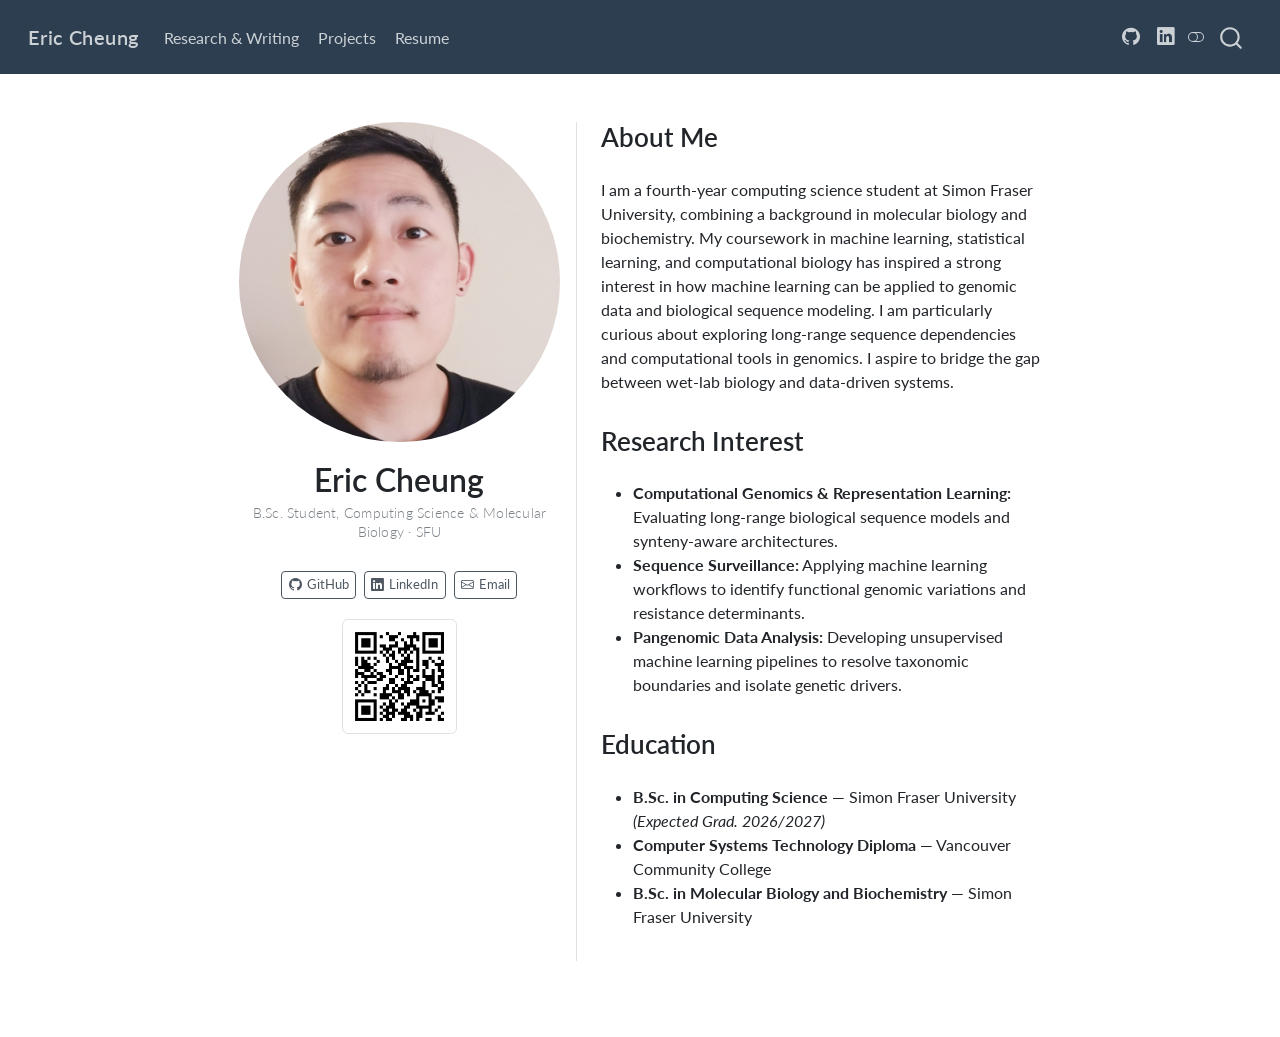
<file: docs/index.html>
<!DOCTYPE html>
<html xmlns="http://www.w3.org/1999/xhtml" lang="en" xml:lang="en"><head>

<meta charset="utf-8">
<meta name="generator" content="quarto-1.10.19">

<meta name="viewport" content="width=device-width, initial-scale=1.0, user-scalable=yes">


<title>Eric Cheung</title>
<style>
/* Default styles provided by pandoc.
** See https://pandoc.org/MANUAL.html#variables-for-html for config info.
*/
span.smallcaps{font-variant: small-caps;}
div.columns{display: flex; gap: 1.5em;}
div.column{flex: auto;}
@media screen {
div.columns{gap: min(4vw, 1.5em);}
div.column{overflow-x: auto;}
}
div.hanging-indent{margin-left: 1.5em; text-indent: -1.5em;}
ul.task-list{list-style: none;}
ul.task-list li input[type="checkbox"] {
  width: 0.8em;
  margin: 0 0.8em 0.2em -1em; /* quarto-specific, see https://github.com/quarto-dev/quarto-cli/issues/4556 */ 
  vertical-align: middle;
}
</style>


<script src="site_libs/quarto-nav/quarto-nav.js"></script>
<script src="site_libs/quarto-nav/headroom.min.js"></script>
<script src="site_libs/clipboard/clipboard.min.js"></script>
<script src="site_libs/quarto-search/autocomplete.umd.js"></script>
<script src="site_libs/quarto-search/fuse.min.js"></script>
<script src="site_libs/quarto-search/quarto-search.js"></script>
<meta name="quarto:offset" content="./">
<script src="site_libs/quarto-html/quarto.js" type="module"></script>
<script src="site_libs/quarto-html/tabsets/tabsets.js" type="module"></script>
<script src="site_libs/quarto-html/popper.min.js"></script>
<script src="site_libs/quarto-html/tippy.umd.min.js"></script>
<link href="site_libs/quarto-html/tippy.css" rel="stylesheet">
<link href="site_libs/quarto-html/quarto-syntax-highlighting-bf27225e3a48a9273f3daa8f8e829971.css" rel="stylesheet" class="quarto-color-scheme" id="quarto-text-highlighting-styles">
<link href="site_libs/quarto-html/quarto-syntax-highlighting-dark-b626d73c4c936ccc3cb08be7d45d1df6.css" rel="stylesheet" class="quarto-color-scheme quarto-color-alternate" id="quarto-text-highlighting-styles">
<link href="site_libs/quarto-html/quarto-syntax-highlighting-bf27225e3a48a9273f3daa8f8e829971.css" rel="stylesheet" class="quarto-color-scheme-extra" id="quarto-text-highlighting-styles">
<script src="site_libs/bootstrap/bootstrap.min.js"></script>
<link href="site_libs/bootstrap/bootstrap-icons.css" rel="stylesheet">
<link href="site_libs/bootstrap/bootstrap-92404dd89b1444827012a9e3a58cda88.min.css" rel="stylesheet" append-hash="true" class="quarto-color-scheme" id="quarto-bootstrap" data-mode="light">
<link href="site_libs/bootstrap/bootstrap-dark-8b348f4b4b74a528bf910da1e8c5139e.min.css" rel="stylesheet" append-hash="true" class="quarto-color-scheme quarto-color-alternate" id="quarto-bootstrap" data-mode="dark">
<link href="site_libs/bootstrap/bootstrap-92404dd89b1444827012a9e3a58cda88.min.css" rel="stylesheet" append-hash="true" class="quarto-color-scheme-extra" id="quarto-bootstrap" data-mode="light">
<script id="quarto-search-options" type="application/json">{
  "location": "navbar",
  "copy-button": false,
  "collapse-after": 3,
  "panel-placement": "end",
  "type": "overlay",
  "limit": 50,
  "keyboard-shortcut": [
    "f",
    "/",
    "s"
  ],
  "show-item-context": false,
  "language": {
    "search-no-results-text": "No results",
    "search-matching-documents-text": "matching documents",
    "search-copy-link-title": "Copy link to search",
    "search-hide-matches-text": "Hide additional matches",
    "search-more-match-text": "more match in this document",
    "search-more-matches-text": "more matches in this document",
    "search-clear-button-title": "Clear",
    "search-text-placeholder": "",
    "search-detached-cancel-button-title": "Cancel",
    "search-submit-button-title": "Submit",
    "search-label": "Search"
  }
}</script>


<link rel="stylesheet" href="styles.css">
</head>

<body class="nav-fixed fullcontent quarto-light"><script id="quarto-html-before-body" type="application/javascript">
    const toggleBodyColorMode = (bsSheetEl) => {
      const mode = bsSheetEl.getAttribute("data-mode");
      const bodyEl = window.document.querySelector("body");
      if (mode === "dark") {
        bodyEl.classList.add("quarto-dark");
        bodyEl.classList.remove("quarto-light");
      } else {
        bodyEl.classList.add("quarto-light");
        bodyEl.classList.remove("quarto-dark");
      }
    }
    const toggleBodyColorPrimary = () => {
      const bsSheetEl = window.document.querySelector("link#quarto-bootstrap:not([rel=disabled-stylesheet])");
      if (bsSheetEl) {
        toggleBodyColorMode(bsSheetEl);
      }
    }
    const setColorSchemeToggle = (alternate) => {
      const toggles = window.document.querySelectorAll('.quarto-color-scheme-toggle');
      for (let i=0; i < toggles.length; i++) {
        const toggle = toggles[i];
        if (toggle) {
          if (alternate) {
            toggle.classList.add("alternate");
          } else {
            toggle.classList.remove("alternate");
          }
        }
      }
    };
    const toggleColorMode = (alternate) => {
      // Switch the stylesheets
      const primaryStylesheets = window.document.querySelectorAll('link.quarto-color-scheme:not(.quarto-color-alternate)');
      const alternateStylesheets = window.document.querySelectorAll('link.quarto-color-scheme.quarto-color-alternate');
      manageTransitions('#quarto-margin-sidebar .nav-link', false);
      if (alternate) {
        // note: dark is layered on light, we don't disable primary!
        enableStylesheet(alternateStylesheets);
        for (const sheetNode of alternateStylesheets) {
          if (sheetNode.id === "quarto-bootstrap") {
            toggleBodyColorMode(sheetNode);
          }
        }
      } else {
        disableStylesheet(alternateStylesheets);
        enableStylesheet(primaryStylesheets)
        toggleBodyColorPrimary();
      }
      manageTransitions('#quarto-margin-sidebar .nav-link', true);
      // Switch the toggles
      setColorSchemeToggle(alternate)
      // Hack to workaround the fact that safari doesn't
      // properly recolor the scrollbar when toggling (#1455)
      if (navigator.userAgent.indexOf('Safari') > 0 && navigator.userAgent.indexOf('Chrome') == -1) {
        manageTransitions("body", false);
        window.scrollTo(0, 1);
        setTimeout(() => {
          window.scrollTo(0, 0);
          manageTransitions("body", true);
        }, 40);
      }
    }
    const disableStylesheet = (stylesheets) => {
      for (let i=0; i < stylesheets.length; i++) {
        const stylesheet = stylesheets[i];
        stylesheet.rel = 'disabled-stylesheet';
      }
    }
    const enableStylesheet = (stylesheets) => {
      for (let i=0; i < stylesheets.length; i++) {
        const stylesheet = stylesheets[i];
        if(stylesheet.rel !== 'stylesheet') { // for Chrome, which will still FOUC without this check
          stylesheet.rel = 'stylesheet';
        }
      }
    }
    const manageTransitions = (selector, allowTransitions) => {
      const els = window.document.querySelectorAll(selector);
      for (let i=0; i < els.length; i++) {
        const el = els[i];
        if (allowTransitions) {
          el.classList.remove('notransition');
        } else {
          el.classList.add('notransition');
        }
      }
    }
    const isFileUrl = () => {
      return window.location.protocol === 'file:';
    }
    const hasAlternateSentinel = () => {
      let styleSentinel = getColorSchemeSentinel();
      if (styleSentinel !== null) {
        return styleSentinel === "alternate";
      } else {
        return false;
      }
    }
    const setStyleSentinel = (alternate) => {
      const value = alternate ? "alternate" : "default";
      if (!isFileUrl()) {
        window.localStorage.setItem("quarto-color-scheme", value);
      } else {
        localAlternateSentinel = value;
      }
    }
    const getColorSchemeSentinel = () => {
      if (!isFileUrl()) {
        const storageValue = window.localStorage.getItem("quarto-color-scheme");
        return storageValue != null ? storageValue : localAlternateSentinel;
      } else {
        return localAlternateSentinel;
      }
    }
    const toggleGiscusIfUsed = (isAlternate, darkModeDefault) => {
      const baseTheme = document.querySelector('#giscus-base-theme')?.value ?? 'light';
      const alternateTheme = document.querySelector('#giscus-alt-theme')?.value ?? 'dark';
      let newTheme = '';
      if(authorPrefersDark) {
        newTheme = isAlternate ? baseTheme : alternateTheme;
      } else {
        newTheme = isAlternate ? alternateTheme : baseTheme;
      }
      const changeGiscusTheme = () => {
        // From: https://github.com/giscus/giscus/issues/336
        const sendMessage = (message) => {
          const iframe = document.querySelector('iframe.giscus-frame');
          if (!iframe) return;
          iframe.contentWindow.postMessage({ giscus: message }, 'https://giscus.app');
        }
        sendMessage({
          setConfig: {
            theme: newTheme
          }
        });
      }
      const isGiscussLoaded = window.document.querySelector('iframe.giscus-frame') !== null;
      if (isGiscussLoaded) {
        changeGiscusTheme();
      }
    };
    const authorPrefersDark = false;
    const darkModeDefault = authorPrefersDark;
      document.querySelector('link#quarto-text-highlighting-styles.quarto-color-scheme-extra').rel = 'disabled-stylesheet';
      document.querySelector('link#quarto-bootstrap.quarto-color-scheme-extra').rel = 'disabled-stylesheet';
    let localAlternateSentinel = darkModeDefault ? 'alternate' : 'default';
    // Dark / light mode switch
    window.quartoToggleColorScheme = () => {
      // Read the current dark / light value
      let toAlternate = !hasAlternateSentinel();
      toggleColorMode(toAlternate);
      setStyleSentinel(toAlternate);
      toggleGiscusIfUsed(toAlternate, darkModeDefault);
      window.dispatchEvent(new Event('resize'));
    };
    // Switch to dark mode if need be
    if (hasAlternateSentinel()) {
      toggleColorMode(true);
    } else {
      toggleColorMode(false);
    }
  </script>

<div id="quarto-search-results"></div>
  <header id="quarto-header" class="headroom fixed-top">
    <nav class="navbar navbar-expand-lg " data-bs-theme="dark">
      <div class="navbar-container container-fluid">
      <div class="navbar-brand-container mx-auto">
    <a class="navbar-brand" href="./index.html">
    <span class="navbar-title">Eric Cheung</span>
    </a>
  </div>
            <div id="quarto-search" class="" title="Search"></div>
          <button class="navbar-toggler" type="button" data-bs-toggle="collapse" data-bs-target="#navbarCollapse" aria-controls="navbarCollapse" role="menu" aria-expanded="false" aria-label="Toggle navigation" onclick="if (window.quartoToggleHeadroom) { window.quartoToggleHeadroom(); }">
  <span class="navbar-toggler-icon"></span>
</button>
          <div class="collapse navbar-collapse" id="navbarCollapse">
            <ul class="navbar-nav navbar-nav-scroll me-auto">
  <li class="nav-item">
    <a class="nav-link" href="./research.html"> 
<span class="menu-text">Research &amp; Writing</span></a>
  </li>  
  <li class="nav-item">
    <a class="nav-link" href="./projects.html"> 
<span class="menu-text">Projects</span></a>
  </li>  
  <li class="nav-item">
    <a class="nav-link" href="./resume.html"> 
<span class="menu-text">Resume</span></a>
  </li>  
</ul>
            <ul class="navbar-nav navbar-nav-scroll ms-auto">
  <li class="nav-item compact">
    <a class="nav-link" href="https://github.com/eric1162004"> <i class="bi bi-github" role="img">
</i> 
<span class="menu-text"></span></a>
  </li>  
  <li class="nav-item compact">
    <a class="nav-link" href="https://linkedin.com/in/eric-cheung-057688221"> <i class="bi bi-linkedin" role="img">
</i> 
<span class="menu-text"></span></a>
  </li>  
</ul>
          </div> <!-- /navcollapse -->
            <div class="quarto-navbar-tools">
  <a href="" class="quarto-color-scheme-toggle quarto-navigation-tool  px-1" onclick="window.quartoToggleColorScheme(); return false;" title="Toggle dark mode"><i class="bi"></i></a>
</div>
      </div> <!-- /container-fluid -->
    </nav>
</header>
<!-- content -->
<div id="quarto-content" class="quarto-container page-columns page-rows-contents page-layout-article page-navbar">
<!-- sidebar -->
<!-- margin-sidebar -->
    
<!-- main -->
<div class="quarto-about-trestles">
  <div class="about-entity">
    <img src="assets/profile.jpg" class="about-image
  round " style="height: 20em; width: 20em;">
<header id="title-block-header" class="quarto-title-block default">
<div class="quarto-title">
<h1 class="title">Eric Cheung</h1>
<p class="subtitle lead">B.Sc. Student, Computing Science &amp; Molecular Biology · SFU</p>
</div>
<div class="quarto-title-meta">
  </div>
</header>
    <div class="about-links">
  <a href="https://github.com/eric1162004" class="about-link" rel="" target="">
    <i class="bi bi-github"></i>
     <span class="about-link-text">GitHub</span>
  </a>
  <a href="https://linkedin.com/in/eric-cheung-057688221" class="about-link" rel="" target="">
    <i class="bi bi-linkedin"></i>
     <span class="about-link-text">LinkedIn</span>
  </a>
  <a href="mailto:hccheung@sfu.ca" class="about-link" rel="" target="">
    <i class="bi bi-envelope"></i>
     <span class="about-link-text">Email</span>
  </a>
</div>
  </div>
  <div class="about-contents"><main class="content" id="quarto-document-content">

<style>
/* Low-key subtitle styling */
.about-entity .subtitle,
.about-entity p.subtitle,
.custom-profile-subtitle {
  color: #7b8086 !important;       /* Softer, lower-contrast gray */
  font-size: 0.9rem !important;      /* Smaller, understated size */
  font-weight: 300 !important;      /* Light font weight */
  letter-spacing: 0.015em !important;
  margin-top: 0.2rem !important;
  margin-bottom: 0.85rem !important;
  line-height: 1.35 !important;
}
/* Base desktop styling */
.about-entity {
  display: flex !important;
  flex-direction: column !important;
  align-items: center !important;
  text-align: center !important;
}
.about-entity .about-image {
  margin: 0 auto 1.25rem auto !important;
  display: flex !important;
  justify-content: center !important;
  width: 100% !important;
}
.about-entity .about-image img {
  margin: 0 auto !important;
  display: block !important;
}
/* Horizontal social links */
.about-entity .about-links {
  display: flex !important;
  flex-direction: row !important;
  flex-wrap: wrap !important;
  justify-content: center !important;
  gap: 0.5rem !important;
  width: 100% !important;
}
/* QR Code */
.about-entity::after {
  content: "";
  display: block;
  margin: 1.25rem auto 0 auto !important;
  width: 115px;
  height: 115px;
  background-image: url('assets/site_qr.png');
  background-size: contain;
  background-repeat: no-repeat;
  background-position: center;
  border-radius: 6px;
  border: 1px solid #dee2e6;
  padding: 4px;
}
/* Fix mobile alignment (< 768px) */
@media (max-width: 767.98px) {
  /* Override Quarto grid column behavior */
  .quarto-about-trestles {
    display: flex !important;
    flex-direction: column !important;
    align-items: center !important;
    grid-template-columns: 1fr !important;
  }
  .quarto-about-trestles .about-entity {
    width: 100% !important;
    max-width: 100% !important;
    margin: 0 auto 2rem auto !important;
    border-right: none !important;
    border-bottom: 1px solid rgba(0, 0, 0, 0.1) !important;
    padding-bottom: 2rem !important;
    padding-right: 0 !important;
    padding-left: 0 !important;
    float: none !important;
  }
  .quarto-about-trestles .about-entity .about-image {
    width: 100% !important;
    margin: 1.5rem auto 1.25rem auto !important;
    text-align: center !important;
  }
  .quarto-about-trestles .about-entity .about-image img {
    margin: 0 auto !important;
    float: none !important;
  }
  .quarto-about-trestles .about-contents {
    width: 100% !important;
  }
}
</style>
<section id="about-me" class="level2">
<h2 data-anchor-id="about-me">About Me</h2>
<p>I am a fourth-year computing science student at Simon Fraser University, combining a background in molecular biology and biochemistry. My coursework in machine learning, statistical learning, and computational biology has inspired a strong interest in how machine learning can be applied to genomic data and biological sequence modeling. I am particularly curious about exploring long-range sequence dependencies and computational tools in genomics. I aspire to bridge the gap between wet-lab biology and data-driven systems.</p>
</section>
<section id="research-interest" class="level2">
<h2 data-anchor-id="research-interest">Research Interest</h2>
<ul>
<li><strong>Computational Genomics &amp; Representation Learning:</strong> Evaluating long-range biological sequence models and synteny-aware architectures.</li>
<li><strong>Sequence Surveillance:</strong> Applying machine learning workflows to identify functional genomic variations and resistance determinants.</li>
<li><strong>Pangenomic Data Analysis:</strong> Developing unsupervised machine learning pipelines to resolve taxonomic boundaries and isolate genetic drivers.</li>
</ul>
</section>
<section id="education" class="level2">
<h2 data-anchor-id="education">Education</h2>
<ul>
<li><strong>B.Sc. in Computing Science</strong> — Simon Fraser University <em>(Expected Grad. 2026/2027)</em></li>
<li><strong>Computer Systems Technology Diploma</strong> — Vancouver Community College</li>
<li><strong>B.Sc. in Molecular Biology and Biochemistry</strong> — Simon Fraser University</li>
</ul>


</section>
</main></div>
</div>
 <!-- /main -->
<script id="quarto-html-after-body" type="application/javascript">
  window.document.addEventListener("DOMContentLoaded", function (event) {
    // Ensure there is a toggle, if there isn't float one in the top right
    if (window.document.querySelector('.quarto-color-scheme-toggle') === null) {
      const a = window.document.createElement('a');
      a.classList.add('top-right');
      a.classList.add('quarto-color-scheme-toggle');
      a.href = "";
      a.onclick = function() { try { window.quartoToggleColorScheme(); } catch {} return false; };
      const i = window.document.createElement("i");
      i.classList.add('bi');
      a.appendChild(i);
      window.document.body.appendChild(a);
    }
    setColorSchemeToggle(hasAlternateSentinel())
    const isCodeAnnotation = (el) => {
      for (const clz of el.classList) {
        if (clz.startsWith('code-annotation-')) {                     
          return true;
        }
      }
      return false;
    }
    const onCopySuccess = function(e) {
      // button target
      const button = e.trigger;
      // don't keep focus
      button.blur();
      // flash "checked"
      button.classList.add('code-copy-button-checked');
      var currentTitle = button.getAttribute("title");
      button.setAttribute("title", "Copied!");
      let tooltip;
      if (window.bootstrap) {
        button.setAttribute("data-bs-toggle", "tooltip");
        button.setAttribute("data-bs-placement", "left");
        button.setAttribute("data-bs-title", "Copied!");
        tooltip = new bootstrap.Tooltip(button, 
          { trigger: "manual", 
            customClass: "code-copy-button-tooltip",
            offset: [0, -8]});
        tooltip.show();    
      }
      setTimeout(function() {
        if (tooltip) {
          tooltip.hide();
          button.removeAttribute("data-bs-title");
          button.removeAttribute("data-bs-toggle");
          button.removeAttribute("data-bs-placement");
        }
        button.setAttribute("title", currentTitle);
        button.classList.remove('code-copy-button-checked');
      }, 1000);
      // clear code selection
      e.clearSelection();
    }
    const getTextToCopy = function(trigger) {
      const outerScaffold = trigger.parentElement.cloneNode(true);
      const codeEl = outerScaffold.querySelector('code');
      for (const childEl of codeEl.children) {
        if (isCodeAnnotation(childEl)) {
          childEl.remove();
        }
      }
      return codeEl.innerText;
    }
    const clipboard = new window.ClipboardJS('.code-copy-button:not([data-in-quarto-modal])', {
      text: getTextToCopy
    });
    clipboard.on('success', onCopySuccess);
    if (window.document.getElementById('quarto-embedded-source-code-modal')) {
      const clipboardModal = new window.ClipboardJS('.code-copy-button[data-in-quarto-modal]', {
        text: getTextToCopy,
        container: window.document.getElementById('quarto-embedded-source-code-modal')
      });
      clipboardModal.on('success', onCopySuccess);
    }
      var localhostRegex = new RegExp(/^(?:http|https):\/\/localhost\:?[0-9]*\//);
      var mailtoRegex = new RegExp(/^mailto:/);
        var filterRegex = new RegExp('/' + window.location.host + '/');
      var isInternal = (href) => {
          return filterRegex.test(href) || localhostRegex.test(href) || mailtoRegex.test(href);
      }
      // Inspect non-navigation links and adorn them if external
     var links = window.document.querySelectorAll('a[href]:not(.nav-link):not(.navbar-brand):not(.toc-action):not(.sidebar-link):not(.sidebar-item-toggle):not(.pagination-link):not(.no-external):not([aria-hidden]):not(.dropdown-item):not(.quarto-navigation-tool):not(.about-link)');
      for (var i=0; i<links.length; i++) {
        const link = links[i];
        if (!isInternal(link.href)) {
          // undo the damage that might have been done by quarto-nav.js in the case of
          // links that we want to consider external
          if (link.dataset.originalHref !== undefined) {
            link.href = link.dataset.originalHref;
          }
        }
      }
    function tippyHover(el, contentFn, onTriggerFn, onUntriggerFn) {
      const config = {
        allowHTML: true,
        maxWidth: 500,
        delay: 100,
        arrow: false,
        appendTo: function(el) {
            return el.parentElement;
        },
        interactive: true,
        interactiveBorder: 10,
        theme: 'quarto',
        placement: 'bottom-start',
      };
      if (contentFn) {
        config.content = contentFn;
      }
      if (onTriggerFn) {
        config.onTrigger = onTriggerFn;
      }
      if (onUntriggerFn) {
        config.onUntrigger = onUntriggerFn;
      }
      window.tippy(el, config); 
    }
    const noterefs = window.document.querySelectorAll('a[role="doc-noteref"]');
    for (var i=0; i<noterefs.length; i++) {
      const ref = noterefs[i];
      tippyHover(ref, function() {
        // use id or data attribute instead here
        let href = ref.getAttribute('data-footnote-href') || ref.getAttribute('href');
        try { href = new URL(href).hash; } catch {}
        const id = href.replace(/^#\/?/, "");
        const note = window.document.getElementById(id);
        if (note) {
          return note.innerHTML;
        } else {
          return "";
        }
      });
    }
    const xrefs = window.document.querySelectorAll('a.quarto-xref');
    const processXRef = (id, note) => {
      // Strip column container classes
      const stripColumnClz = (el) => {
        el.classList.remove("page-full", "page-columns");
        if (el.children) {
          for (const child of el.children) {
            stripColumnClz(child);
          }
        }
      }
      stripColumnClz(note)
      if (id === null || id.startsWith('sec-')) {
        // Special case sections, only their first couple elements
        const container = document.createElement("div");
        if (note.children && note.children.length > 2) {
          container.appendChild(note.children[0].cloneNode(true));
          for (let i = 1; i < note.children.length; i++) {
            const child = note.children[i];
            if (child.tagName === "P" && child.innerText === "") {
              continue;
            } else {
              container.appendChild(child.cloneNode(true));
              break;
            }
          }
          if (window.Quarto?.typesetMath) {
            window.Quarto.typesetMath(container);
          }
          return container.innerHTML
        } else {
          if (window.Quarto?.typesetMath) {
            window.Quarto.typesetMath(note);
          }
          return note.innerHTML;
        }
      } else {
        // Remove any anchor links if they are present
        const anchorLink = note.querySelector('a.anchorjs-link');
        if (anchorLink) {
          anchorLink.remove();
        }
        if (window.Quarto?.typesetMath) {
          window.Quarto.typesetMath(note);
        }
        if (note.classList.contains("callout")) {
          return note.outerHTML;
        } else {
          return note.innerHTML;
        }
      }
    }
    for (var i=0; i<xrefs.length; i++) {
      const xref = xrefs[i];
      tippyHover(xref, undefined, function(instance) {
        instance.disable();
        let url = xref.getAttribute('href');
        let hash = undefined; 
        if (url.startsWith('#')) {
          hash = url;
        } else {
          try { hash = new URL(url).hash; } catch {}
        }
        if (hash) {
          const id = hash.replace(/^#\/?/, "");
          const note = window.document.getElementById(id);
          if (note !== null) {
            try {
              const html = processXRef(id, note.cloneNode(true));
              instance.setContent(html);
            } finally {
              instance.enable();
              instance.show();
            }
          } else {
            // See if we can fetch this
            fetch(url.split('#')[0])
            .then(res => res.text())
            .then(html => {
              const parser = new DOMParser();
              const htmlDoc = parser.parseFromString(html, "text/html");
              const note = htmlDoc.getElementById(id);
              if (note !== null) {
                const html = processXRef(id, note);
                instance.setContent(html);
              } 
            }).finally(() => {
              instance.enable();
              instance.show();
            });
          }
        } else {
          // See if we can fetch a full url (with no hash to target)
          // This is a special case and we should probably do some content thinning / targeting
          fetch(url)
          .then(res => res.text())
          .then(html => {
            const parser = new DOMParser();
            const htmlDoc = parser.parseFromString(html, "text/html");
            const note = htmlDoc.querySelector('main.content');
            if (note !== null) {
              // This should only happen for chapter cross references
              // (since there is no id in the URL)
              // remove the first header
              if (note.children.length > 0 && note.children[0].tagName === "HEADER") {
                note.children[0].remove();
              }
              const html = processXRef(null, note);
              instance.setContent(html);
            } 
          }).finally(() => {
            instance.enable();
            instance.show();
          });
        }
      }, function(instance) {
      });
    }
        let selectedAnnoteEl;
        const selectorForAnnotation = ( cell, annotation) => {
          let cellAttr = 'data-code-cell="' + cell + '"';
          let lineAttr = 'data-code-annotation="' +  annotation + '"';
          const selector = 'span[' + cellAttr + '][' + lineAttr + ']';
          return selector;
        }
        const selectCodeLines = (annoteEl) => {
          const doc = window.document;
          const targetCell = annoteEl.getAttribute("data-target-cell");
          const targetAnnotation = annoteEl.getAttribute("data-target-annotation");
          const annoteSpan = window.document.querySelector(selectorForAnnotation(targetCell, targetAnnotation));
          const lines = annoteSpan.getAttribute("data-code-lines").split(",");
          const lineIds = lines.map((line) => {
            return targetCell + "-" + line;
          })
          let top = null;
          let height = null;
          let parent = null;
          if (lineIds.length > 0) {
              //compute the position of the single el (top and bottom and make a div)
              const el = window.document.getElementById(lineIds[0]);
              top = el.offsetTop;
              height = el.offsetHeight;
              parent = el.parentElement.parentElement;
            if (lineIds.length > 1) {
              const lastEl = window.document.getElementById(lineIds[lineIds.length - 1]);
              const bottom = lastEl.offsetTop + lastEl.offsetHeight;
              height = bottom - top;
            }
            if (top !== null && height !== null && parent !== null) {
              // cook up a div (if necessary) and position it 
              let div = window.document.getElementById("code-annotation-line-highlight");
              if (div === null) {
                div = window.document.createElement("div");
                div.setAttribute("id", "code-annotation-line-highlight");
                div.style.position = 'absolute';
                parent.appendChild(div);
              }
              div.style.top = top - 2 + "px";
              div.style.height = height + 4 + "px";
              div.style.left = 0;
              let gutterDiv = window.document.getElementById("code-annotation-line-highlight-gutter");
              if (gutterDiv === null) {
                gutterDiv = window.document.createElement("div");
                gutterDiv.setAttribute("id", "code-annotation-line-highlight-gutter");
                gutterDiv.style.position = 'absolute';
                const codeCell = window.document.getElementById(targetCell);
                const gutter = codeCell.querySelector('.code-annotation-gutter');
                gutter.appendChild(gutterDiv);
              }
              gutterDiv.style.top = top - 2 + "px";
              gutterDiv.style.height = height + 4 + "px";
            }
            selectedAnnoteEl = annoteEl;
          }
        };
        const unselectCodeLines = () => {
          const elementsIds = ["code-annotation-line-highlight", "code-annotation-line-highlight-gutter"];
          elementsIds.forEach((elId) => {
            const div = window.document.getElementById(elId);
            if (div) {
              div.remove();
            }
          });
          selectedAnnoteEl = undefined;
        };
          // Handle positioning of the toggle
      window.addEventListener(
        "resize",
        throttle(() => {
          elRect = undefined;
          if (selectedAnnoteEl) {
            selectCodeLines(selectedAnnoteEl);
          }
        }, 10)
      );
      function throttle(fn, ms) {
      let throttle = false;
      let timer;
        return (...args) => {
          if(!throttle) { // first call gets through
              fn.apply(this, args);
              throttle = true;
          } else { // all the others get throttled
              if(timer) clearTimeout(timer); // cancel #2
              timer = setTimeout(() => {
                fn.apply(this, args);
                timer = throttle = false;
              }, ms);
          }
        };
      }
        // Attach click handler to the DT
        const annoteDls = window.document.querySelectorAll('dt[data-target-cell]');
        for (const annoteDlNode of annoteDls) {
          annoteDlNode.addEventListener('click', (event) => {
            const clickedEl = event.target;
            if (clickedEl !== selectedAnnoteEl) {
              unselectCodeLines();
              const activeEl = window.document.querySelector('dt[data-target-cell].code-annotation-active');
              if (activeEl) {
                activeEl.classList.remove('code-annotation-active');
              }
              selectCodeLines(clickedEl);
              clickedEl.classList.add('code-annotation-active');
            } else {
              // Unselect the line
              unselectCodeLines();
              clickedEl.classList.remove('code-annotation-active');
            }
          });
        }
    const findCites = (el) => {
      const parentEl = el.parentElement;
      if (parentEl) {
        const cites = parentEl.dataset.cites;
        if (cites) {
          return {
            el,
            cites: cites.split(' ')
          };
        } else {
          return findCites(el.parentElement)
        }
      } else {
        return undefined;
      }
    };
    var bibliorefs = window.document.querySelectorAll('a[role="doc-biblioref"]');
    for (var i=0; i<bibliorefs.length; i++) {
      const ref = bibliorefs[i];
      const citeInfo = findCites(ref);
      if (citeInfo) {
        tippyHover(citeInfo.el, function() {
          var popup = window.document.createElement('div');
          citeInfo.cites.forEach(function(cite) {
            var citeDiv = window.document.createElement('div');
            citeDiv.classList.add('hanging-indent');
            citeDiv.classList.add('csl-entry');
            var biblioDiv = window.document.getElementById('ref-' + cite);
            if (biblioDiv) {
              citeDiv.innerHTML = biblioDiv.innerHTML;
            }
            popup.appendChild(citeDiv);
          });
          return popup.innerHTML;
        });
      }
    }
  });
  </script>
</div> <!-- /content -->




</body></html>
</file>
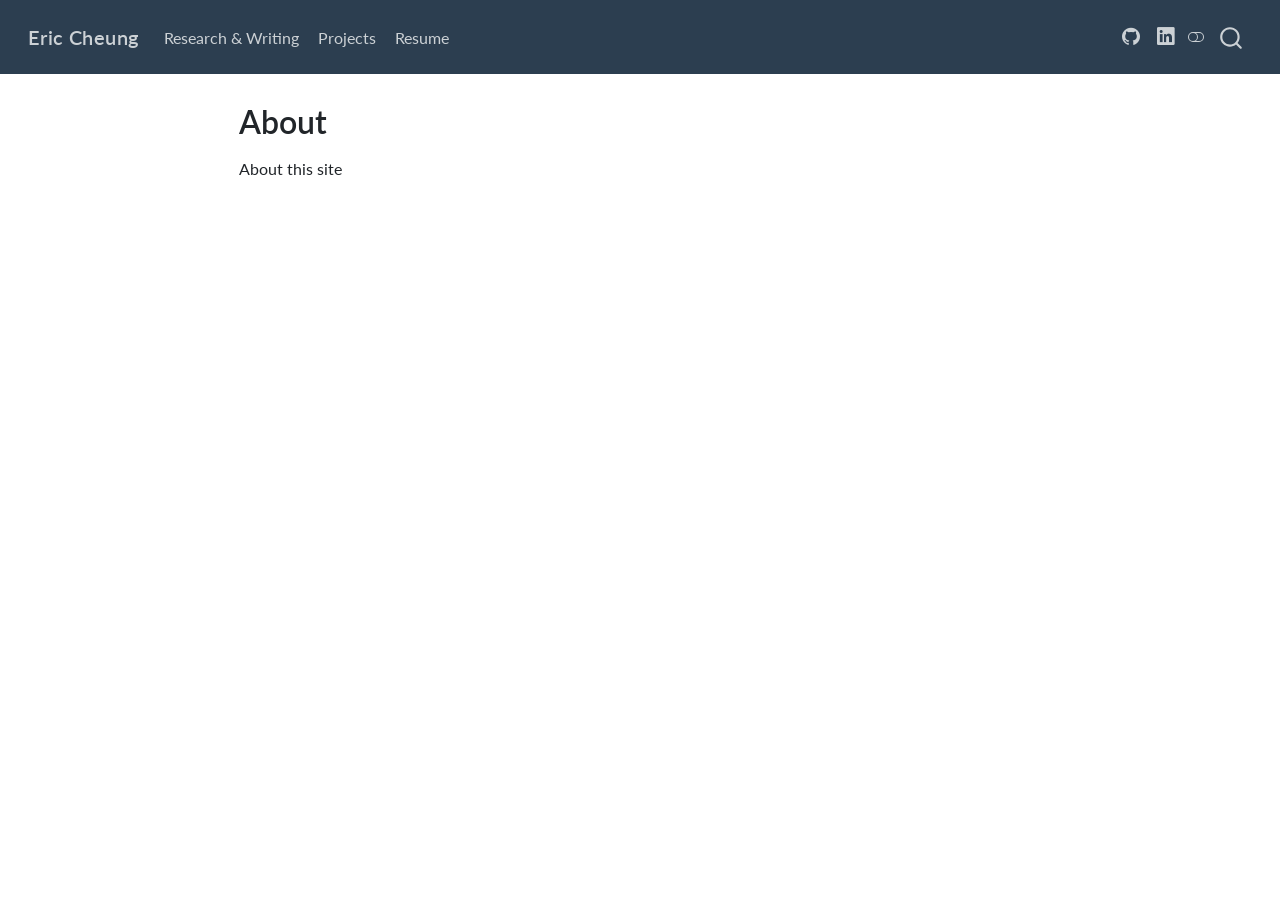
<file: docs/about.html>
<!DOCTYPE html>
<html xmlns="http://www.w3.org/1999/xhtml" lang="en" xml:lang="en"><head>

<meta charset="utf-8">
<meta name="generator" content="quarto-1.10.19">

<meta name="viewport" content="width=device-width, initial-scale=1.0, user-scalable=yes">


<title>About – Eric Cheung</title>
<style>
/* Default styles provided by pandoc.
** See https://pandoc.org/MANUAL.html#variables-for-html for config info.
*/
span.smallcaps{font-variant: small-caps;}
div.columns{display: flex; gap: 1.5em;}
div.column{flex: auto;}
@media screen {
div.columns{gap: min(4vw, 1.5em);}
div.column{overflow-x: auto;}
}
div.hanging-indent{margin-left: 1.5em; text-indent: -1.5em;}
ul.task-list{list-style: none;}
ul.task-list li input[type="checkbox"] {
  width: 0.8em;
  margin: 0 0.8em 0.2em -1em; /* quarto-specific, see https://github.com/quarto-dev/quarto-cli/issues/4556 */ 
  vertical-align: middle;
}
</style>


<script src="site_libs/quarto-nav/quarto-nav.js"></script>
<script src="site_libs/quarto-nav/headroom.min.js"></script>
<script src="site_libs/clipboard/clipboard.min.js"></script>
<script src="site_libs/quarto-search/autocomplete.umd.js"></script>
<script src="site_libs/quarto-search/fuse.min.js"></script>
<script src="site_libs/quarto-search/quarto-search.js"></script>
<meta name="quarto:offset" content="./">
<script src="site_libs/quarto-html/quarto.js" type="module"></script>
<script src="site_libs/quarto-html/tabsets/tabsets.js" type="module"></script>
<script src="site_libs/quarto-html/popper.min.js"></script>
<script src="site_libs/quarto-html/tippy.umd.min.js"></script>
<script src="site_libs/quarto-html/anchor.min.js"></script>
<link href="site_libs/quarto-html/tippy.css" rel="stylesheet">
<link href="site_libs/quarto-html/quarto-syntax-highlighting-bf27225e3a48a9273f3daa8f8e829971.css" rel="stylesheet" class="quarto-color-scheme" id="quarto-text-highlighting-styles">
<link href="site_libs/quarto-html/quarto-syntax-highlighting-dark-b626d73c4c936ccc3cb08be7d45d1df6.css" rel="stylesheet" class="quarto-color-scheme quarto-color-alternate" id="quarto-text-highlighting-styles">
<link href="site_libs/quarto-html/quarto-syntax-highlighting-bf27225e3a48a9273f3daa8f8e829971.css" rel="stylesheet" class="quarto-color-scheme-extra" id="quarto-text-highlighting-styles">
<script src="site_libs/bootstrap/bootstrap.min.js"></script>
<link href="site_libs/bootstrap/bootstrap-icons.css" rel="stylesheet">
<link href="site_libs/bootstrap/bootstrap-92404dd89b1444827012a9e3a58cda88.min.css" rel="stylesheet" append-hash="true" class="quarto-color-scheme" id="quarto-bootstrap" data-mode="light">
<link href="site_libs/bootstrap/bootstrap-dark-8b348f4b4b74a528bf910da1e8c5139e.min.css" rel="stylesheet" append-hash="true" class="quarto-color-scheme quarto-color-alternate" id="quarto-bootstrap" data-mode="dark">
<link href="site_libs/bootstrap/bootstrap-92404dd89b1444827012a9e3a58cda88.min.css" rel="stylesheet" append-hash="true" class="quarto-color-scheme-extra" id="quarto-bootstrap" data-mode="light">
<script id="quarto-search-options" type="application/json">{
  "location": "navbar",
  "copy-button": false,
  "collapse-after": 3,
  "panel-placement": "end",
  "type": "overlay",
  "limit": 50,
  "keyboard-shortcut": [
    "f",
    "/",
    "s"
  ],
  "show-item-context": false,
  "language": {
    "search-no-results-text": "No results",
    "search-matching-documents-text": "matching documents",
    "search-copy-link-title": "Copy link to search",
    "search-hide-matches-text": "Hide additional matches",
    "search-more-match-text": "more match in this document",
    "search-more-matches-text": "more matches in this document",
    "search-clear-button-title": "Clear",
    "search-text-placeholder": "",
    "search-detached-cancel-button-title": "Cancel",
    "search-submit-button-title": "Submit",
    "search-label": "Search"
  }
}</script>


<link rel="stylesheet" href="styles.css">
</head>

<body class="nav-fixed fullcontent quarto-light"><script id="quarto-html-before-body" type="application/javascript">
    const toggleBodyColorMode = (bsSheetEl) => {
      const mode = bsSheetEl.getAttribute("data-mode");
      const bodyEl = window.document.querySelector("body");
      if (mode === "dark") {
        bodyEl.classList.add("quarto-dark");
        bodyEl.classList.remove("quarto-light");
      } else {
        bodyEl.classList.add("quarto-light");
        bodyEl.classList.remove("quarto-dark");
      }
    }
    const toggleBodyColorPrimary = () => {
      const bsSheetEl = window.document.querySelector("link#quarto-bootstrap:not([rel=disabled-stylesheet])");
      if (bsSheetEl) {
        toggleBodyColorMode(bsSheetEl);
      }
    }
    const setColorSchemeToggle = (alternate) => {
      const toggles = window.document.querySelectorAll('.quarto-color-scheme-toggle');
      for (let i=0; i < toggles.length; i++) {
        const toggle = toggles[i];
        if (toggle) {
          if (alternate) {
            toggle.classList.add("alternate");
          } else {
            toggle.classList.remove("alternate");
          }
        }
      }
    };
    const toggleColorMode = (alternate) => {
      // Switch the stylesheets
      const primaryStylesheets = window.document.querySelectorAll('link.quarto-color-scheme:not(.quarto-color-alternate)');
      const alternateStylesheets = window.document.querySelectorAll('link.quarto-color-scheme.quarto-color-alternate');
      manageTransitions('#quarto-margin-sidebar .nav-link', false);
      if (alternate) {
        // note: dark is layered on light, we don't disable primary!
        enableStylesheet(alternateStylesheets);
        for (const sheetNode of alternateStylesheets) {
          if (sheetNode.id === "quarto-bootstrap") {
            toggleBodyColorMode(sheetNode);
          }
        }
      } else {
        disableStylesheet(alternateStylesheets);
        enableStylesheet(primaryStylesheets)
        toggleBodyColorPrimary();
      }
      manageTransitions('#quarto-margin-sidebar .nav-link', true);
      // Switch the toggles
      setColorSchemeToggle(alternate)
      // Hack to workaround the fact that safari doesn't
      // properly recolor the scrollbar when toggling (#1455)
      if (navigator.userAgent.indexOf('Safari') > 0 && navigator.userAgent.indexOf('Chrome') == -1) {
        manageTransitions("body", false);
        window.scrollTo(0, 1);
        setTimeout(() => {
          window.scrollTo(0, 0);
          manageTransitions("body", true);
        }, 40);
      }
    }
    const disableStylesheet = (stylesheets) => {
      for (let i=0; i < stylesheets.length; i++) {
        const stylesheet = stylesheets[i];
        stylesheet.rel = 'disabled-stylesheet';
      }
    }
    const enableStylesheet = (stylesheets) => {
      for (let i=0; i < stylesheets.length; i++) {
        const stylesheet = stylesheets[i];
        if(stylesheet.rel !== 'stylesheet') { // for Chrome, which will still FOUC without this check
          stylesheet.rel = 'stylesheet';
        }
      }
    }
    const manageTransitions = (selector, allowTransitions) => {
      const els = window.document.querySelectorAll(selector);
      for (let i=0; i < els.length; i++) {
        const el = els[i];
        if (allowTransitions) {
          el.classList.remove('notransition');
        } else {
          el.classList.add('notransition');
        }
      }
    }
    const isFileUrl = () => {
      return window.location.protocol === 'file:';
    }
    const hasAlternateSentinel = () => {
      let styleSentinel = getColorSchemeSentinel();
      if (styleSentinel !== null) {
        return styleSentinel === "alternate";
      } else {
        return false;
      }
    }
    const setStyleSentinel = (alternate) => {
      const value = alternate ? "alternate" : "default";
      if (!isFileUrl()) {
        window.localStorage.setItem("quarto-color-scheme", value);
      } else {
        localAlternateSentinel = value;
      }
    }
    const getColorSchemeSentinel = () => {
      if (!isFileUrl()) {
        const storageValue = window.localStorage.getItem("quarto-color-scheme");
        return storageValue != null ? storageValue : localAlternateSentinel;
      } else {
        return localAlternateSentinel;
      }
    }
    const toggleGiscusIfUsed = (isAlternate, darkModeDefault) => {
      const baseTheme = document.querySelector('#giscus-base-theme')?.value ?? 'light';
      const alternateTheme = document.querySelector('#giscus-alt-theme')?.value ?? 'dark';
      let newTheme = '';
      if(authorPrefersDark) {
        newTheme = isAlternate ? baseTheme : alternateTheme;
      } else {
        newTheme = isAlternate ? alternateTheme : baseTheme;
      }
      const changeGiscusTheme = () => {
        // From: https://github.com/giscus/giscus/issues/336
        const sendMessage = (message) => {
          const iframe = document.querySelector('iframe.giscus-frame');
          if (!iframe) return;
          iframe.contentWindow.postMessage({ giscus: message }, 'https://giscus.app');
        }
        sendMessage({
          setConfig: {
            theme: newTheme
          }
        });
      }
      const isGiscussLoaded = window.document.querySelector('iframe.giscus-frame') !== null;
      if (isGiscussLoaded) {
        changeGiscusTheme();
      }
    };
    const authorPrefersDark = false;
    const darkModeDefault = authorPrefersDark;
      document.querySelector('link#quarto-text-highlighting-styles.quarto-color-scheme-extra').rel = 'disabled-stylesheet';
      document.querySelector('link#quarto-bootstrap.quarto-color-scheme-extra').rel = 'disabled-stylesheet';
    let localAlternateSentinel = darkModeDefault ? 'alternate' : 'default';
    // Dark / light mode switch
    window.quartoToggleColorScheme = () => {
      // Read the current dark / light value
      let toAlternate = !hasAlternateSentinel();
      toggleColorMode(toAlternate);
      setStyleSentinel(toAlternate);
      toggleGiscusIfUsed(toAlternate, darkModeDefault);
      window.dispatchEvent(new Event('resize'));
    };
    // Switch to dark mode if need be
    if (hasAlternateSentinel()) {
      toggleColorMode(true);
    } else {
      toggleColorMode(false);
    }
  </script>

<div id="quarto-search-results"></div>
  <header id="quarto-header" class="headroom fixed-top">
    <nav class="navbar navbar-expand-lg " data-bs-theme="dark">
      <div class="navbar-container container-fluid">
      <div class="navbar-brand-container mx-auto">
    <a class="navbar-brand" href="./index.html">
    <span class="navbar-title">Eric Cheung</span>
    </a>
  </div>
            <div id="quarto-search" class="" title="Search"></div>
          <button class="navbar-toggler" type="button" data-bs-toggle="collapse" data-bs-target="#navbarCollapse" aria-controls="navbarCollapse" role="menu" aria-expanded="false" aria-label="Toggle navigation" onclick="if (window.quartoToggleHeadroom) { window.quartoToggleHeadroom(); }">
  <span class="navbar-toggler-icon"></span>
</button>
          <div class="collapse navbar-collapse" id="navbarCollapse">
            <ul class="navbar-nav navbar-nav-scroll me-auto">
  <li class="nav-item">
    <a class="nav-link" href="./research.html"> 
<span class="menu-text">Research &amp; Writing</span></a>
  </li>  
  <li class="nav-item">
    <a class="nav-link" href="./projects.html"> 
<span class="menu-text">Projects</span></a>
  </li>  
  <li class="nav-item">
    <a class="nav-link" href="./resume.html"> 
<span class="menu-text">Resume</span></a>
  </li>  
</ul>
            <ul class="navbar-nav navbar-nav-scroll ms-auto">
  <li class="nav-item compact">
    <a class="nav-link" href="https://github.com/eric1162004"> <i class="bi bi-github" role="img">
</i> 
<span class="menu-text"></span></a>
  </li>  
  <li class="nav-item compact">
    <a class="nav-link" href="https://linkedin.com/in/eric-cheung-057688221"> <i class="bi bi-linkedin" role="img">
</i> 
<span class="menu-text"></span></a>
  </li>  
</ul>
          </div> <!-- /navcollapse -->
            <div class="quarto-navbar-tools">
  <a href="" class="quarto-color-scheme-toggle quarto-navigation-tool  px-1" onclick="window.quartoToggleColorScheme(); return false;" title="Toggle dark mode"><i class="bi"></i></a>
</div>
      </div> <!-- /container-fluid -->
    </nav>
</header>
<!-- content -->
<div id="quarto-content" class="quarto-container page-columns page-rows-contents page-layout-article page-navbar">
<!-- sidebar -->
<!-- margin-sidebar -->
    
<!-- main -->
<main class="content" id="quarto-document-content">


<header id="title-block-header" class="quarto-title-block default">
<div class="quarto-title">
<h1 class="title">About</h1>
</div>



<div class="quarto-title-meta">

    
  
    
  </div>
  


</header>


<p>About this site</p>



</main> <!-- /main -->
<script id="quarto-html-after-body" type="application/javascript">
  window.document.addEventListener("DOMContentLoaded", function (event) {
    // Ensure there is a toggle, if there isn't float one in the top right
    if (window.document.querySelector('.quarto-color-scheme-toggle') === null) {
      const a = window.document.createElement('a');
      a.classList.add('top-right');
      a.classList.add('quarto-color-scheme-toggle');
      a.href = "";
      a.onclick = function() { try { window.quartoToggleColorScheme(); } catch {} return false; };
      const i = window.document.createElement("i");
      i.classList.add('bi');
      a.appendChild(i);
      window.document.body.appendChild(a);
    }
    setColorSchemeToggle(hasAlternateSentinel())
    const icon = "";
    const anchorJS = new window.AnchorJS();
    anchorJS.options = {
      placement: 'right',
      icon: icon
    };
    anchorJS.add('.anchored');
    const isCodeAnnotation = (el) => {
      for (const clz of el.classList) {
        if (clz.startsWith('code-annotation-')) {                     
          return true;
        }
      }
      return false;
    }
    const onCopySuccess = function(e) {
      // button target
      const button = e.trigger;
      // don't keep focus
      button.blur();
      // flash "checked"
      button.classList.add('code-copy-button-checked');
      var currentTitle = button.getAttribute("title");
      button.setAttribute("title", "Copied!");
      let tooltip;
      if (window.bootstrap) {
        button.setAttribute("data-bs-toggle", "tooltip");
        button.setAttribute("data-bs-placement", "left");
        button.setAttribute("data-bs-title", "Copied!");
        tooltip = new bootstrap.Tooltip(button, 
          { trigger: "manual", 
            customClass: "code-copy-button-tooltip",
            offset: [0, -8]});
        tooltip.show();    
      }
      setTimeout(function() {
        if (tooltip) {
          tooltip.hide();
          button.removeAttribute("data-bs-title");
          button.removeAttribute("data-bs-toggle");
          button.removeAttribute("data-bs-placement");
        }
        button.setAttribute("title", currentTitle);
        button.classList.remove('code-copy-button-checked');
      }, 1000);
      // clear code selection
      e.clearSelection();
    }
    const getTextToCopy = function(trigger) {
      const outerScaffold = trigger.parentElement.cloneNode(true);
      const codeEl = outerScaffold.querySelector('code');
      for (const childEl of codeEl.children) {
        if (isCodeAnnotation(childEl)) {
          childEl.remove();
        }
      }
      return codeEl.innerText;
    }
    const clipboard = new window.ClipboardJS('.code-copy-button:not([data-in-quarto-modal])', {
      text: getTextToCopy
    });
    clipboard.on('success', onCopySuccess);
    if (window.document.getElementById('quarto-embedded-source-code-modal')) {
      const clipboardModal = new window.ClipboardJS('.code-copy-button[data-in-quarto-modal]', {
        text: getTextToCopy,
        container: window.document.getElementById('quarto-embedded-source-code-modal')
      });
      clipboardModal.on('success', onCopySuccess);
    }
      var localhostRegex = new RegExp(/^(?:http|https):\/\/localhost\:?[0-9]*\//);
      var mailtoRegex = new RegExp(/^mailto:/);
        var filterRegex = new RegExp('/' + window.location.host + '/');
      var isInternal = (href) => {
          return filterRegex.test(href) || localhostRegex.test(href) || mailtoRegex.test(href);
      }
      // Inspect non-navigation links and adorn them if external
     var links = window.document.querySelectorAll('a[href]:not(.nav-link):not(.navbar-brand):not(.toc-action):not(.sidebar-link):not(.sidebar-item-toggle):not(.pagination-link):not(.no-external):not([aria-hidden]):not(.dropdown-item):not(.quarto-navigation-tool):not(.about-link)');
      for (var i=0; i<links.length; i++) {
        const link = links[i];
        if (!isInternal(link.href)) {
          // undo the damage that might have been done by quarto-nav.js in the case of
          // links that we want to consider external
          if (link.dataset.originalHref !== undefined) {
            link.href = link.dataset.originalHref;
          }
        }
      }
    function tippyHover(el, contentFn, onTriggerFn, onUntriggerFn) {
      const config = {
        allowHTML: true,
        maxWidth: 500,
        delay: 100,
        arrow: false,
        appendTo: function(el) {
            return el.parentElement;
        },
        interactive: true,
        interactiveBorder: 10,
        theme: 'quarto',
        placement: 'bottom-start',
      };
      if (contentFn) {
        config.content = contentFn;
      }
      if (onTriggerFn) {
        config.onTrigger = onTriggerFn;
      }
      if (onUntriggerFn) {
        config.onUntrigger = onUntriggerFn;
      }
      window.tippy(el, config); 
    }
    const noterefs = window.document.querySelectorAll('a[role="doc-noteref"]');
    for (var i=0; i<noterefs.length; i++) {
      const ref = noterefs[i];
      tippyHover(ref, function() {
        // use id or data attribute instead here
        let href = ref.getAttribute('data-footnote-href') || ref.getAttribute('href');
        try { href = new URL(href).hash; } catch {}
        const id = href.replace(/^#\/?/, "");
        const note = window.document.getElementById(id);
        if (note) {
          return note.innerHTML;
        } else {
          return "";
        }
      });
    }
    const xrefs = window.document.querySelectorAll('a.quarto-xref');
    const processXRef = (id, note) => {
      // Strip column container classes
      const stripColumnClz = (el) => {
        el.classList.remove("page-full", "page-columns");
        if (el.children) {
          for (const child of el.children) {
            stripColumnClz(child);
          }
        }
      }
      stripColumnClz(note)
      if (id === null || id.startsWith('sec-')) {
        // Special case sections, only their first couple elements
        const container = document.createElement("div");
        if (note.children && note.children.length > 2) {
          container.appendChild(note.children[0].cloneNode(true));
          for (let i = 1; i < note.children.length; i++) {
            const child = note.children[i];
            if (child.tagName === "P" && child.innerText === "") {
              continue;
            } else {
              container.appendChild(child.cloneNode(true));
              break;
            }
          }
          if (window.Quarto?.typesetMath) {
            window.Quarto.typesetMath(container);
          }
          return container.innerHTML
        } else {
          if (window.Quarto?.typesetMath) {
            window.Quarto.typesetMath(note);
          }
          return note.innerHTML;
        }
      } else {
        // Remove any anchor links if they are present
        const anchorLink = note.querySelector('a.anchorjs-link');
        if (anchorLink) {
          anchorLink.remove();
        }
        if (window.Quarto?.typesetMath) {
          window.Quarto.typesetMath(note);
        }
        if (note.classList.contains("callout")) {
          return note.outerHTML;
        } else {
          return note.innerHTML;
        }
      }
    }
    for (var i=0; i<xrefs.length; i++) {
      const xref = xrefs[i];
      tippyHover(xref, undefined, function(instance) {
        instance.disable();
        let url = xref.getAttribute('href');
        let hash = undefined; 
        if (url.startsWith('#')) {
          hash = url;
        } else {
          try { hash = new URL(url).hash; } catch {}
        }
        if (hash) {
          const id = hash.replace(/^#\/?/, "");
          const note = window.document.getElementById(id);
          if (note !== null) {
            try {
              const html = processXRef(id, note.cloneNode(true));
              instance.setContent(html);
            } finally {
              instance.enable();
              instance.show();
            }
          } else {
            // See if we can fetch this
            fetch(url.split('#')[0])
            .then(res => res.text())
            .then(html => {
              const parser = new DOMParser();
              const htmlDoc = parser.parseFromString(html, "text/html");
              const note = htmlDoc.getElementById(id);
              if (note !== null) {
                const html = processXRef(id, note);
                instance.setContent(html);
              } 
            }).finally(() => {
              instance.enable();
              instance.show();
            });
          }
        } else {
          // See if we can fetch a full url (with no hash to target)
          // This is a special case and we should probably do some content thinning / targeting
          fetch(url)
          .then(res => res.text())
          .then(html => {
            const parser = new DOMParser();
            const htmlDoc = parser.parseFromString(html, "text/html");
            const note = htmlDoc.querySelector('main.content');
            if (note !== null) {
              // This should only happen for chapter cross references
              // (since there is no id in the URL)
              // remove the first header
              if (note.children.length > 0 && note.children[0].tagName === "HEADER") {
                note.children[0].remove();
              }
              const html = processXRef(null, note);
              instance.setContent(html);
            } 
          }).finally(() => {
            instance.enable();
            instance.show();
          });
        }
      }, function(instance) {
      });
    }
        let selectedAnnoteEl;
        const selectorForAnnotation = ( cell, annotation) => {
          let cellAttr = 'data-code-cell="' + cell + '"';
          let lineAttr = 'data-code-annotation="' +  annotation + '"';
          const selector = 'span[' + cellAttr + '][' + lineAttr + ']';
          return selector;
        }
        const selectCodeLines = (annoteEl) => {
          const doc = window.document;
          const targetCell = annoteEl.getAttribute("data-target-cell");
          const targetAnnotation = annoteEl.getAttribute("data-target-annotation");
          const annoteSpan = window.document.querySelector(selectorForAnnotation(targetCell, targetAnnotation));
          const lines = annoteSpan.getAttribute("data-code-lines").split(",");
          const lineIds = lines.map((line) => {
            return targetCell + "-" + line;
          })
          let top = null;
          let height = null;
          let parent = null;
          if (lineIds.length > 0) {
              //compute the position of the single el (top and bottom and make a div)
              const el = window.document.getElementById(lineIds[0]);
              top = el.offsetTop;
              height = el.offsetHeight;
              parent = el.parentElement.parentElement;
            if (lineIds.length > 1) {
              const lastEl = window.document.getElementById(lineIds[lineIds.length - 1]);
              const bottom = lastEl.offsetTop + lastEl.offsetHeight;
              height = bottom - top;
            }
            if (top !== null && height !== null && parent !== null) {
              // cook up a div (if necessary) and position it 
              let div = window.document.getElementById("code-annotation-line-highlight");
              if (div === null) {
                div = window.document.createElement("div");
                div.setAttribute("id", "code-annotation-line-highlight");
                div.style.position = 'absolute';
                parent.appendChild(div);
              }
              div.style.top = top - 2 + "px";
              div.style.height = height + 4 + "px";
              div.style.left = 0;
              let gutterDiv = window.document.getElementById("code-annotation-line-highlight-gutter");
              if (gutterDiv === null) {
                gutterDiv = window.document.createElement("div");
                gutterDiv.setAttribute("id", "code-annotation-line-highlight-gutter");
                gutterDiv.style.position = 'absolute';
                const codeCell = window.document.getElementById(targetCell);
                const gutter = codeCell.querySelector('.code-annotation-gutter');
                gutter.appendChild(gutterDiv);
              }
              gutterDiv.style.top = top - 2 + "px";
              gutterDiv.style.height = height + 4 + "px";
            }
            selectedAnnoteEl = annoteEl;
          }
        };
        const unselectCodeLines = () => {
          const elementsIds = ["code-annotation-line-highlight", "code-annotation-line-highlight-gutter"];
          elementsIds.forEach((elId) => {
            const div = window.document.getElementById(elId);
            if (div) {
              div.remove();
            }
          });
          selectedAnnoteEl = undefined;
        };
          // Handle positioning of the toggle
      window.addEventListener(
        "resize",
        throttle(() => {
          elRect = undefined;
          if (selectedAnnoteEl) {
            selectCodeLines(selectedAnnoteEl);
          }
        }, 10)
      );
      function throttle(fn, ms) {
      let throttle = false;
      let timer;
        return (...args) => {
          if(!throttle) { // first call gets through
              fn.apply(this, args);
              throttle = true;
          } else { // all the others get throttled
              if(timer) clearTimeout(timer); // cancel #2
              timer = setTimeout(() => {
                fn.apply(this, args);
                timer = throttle = false;
              }, ms);
          }
        };
      }
        // Attach click handler to the DT
        const annoteDls = window.document.querySelectorAll('dt[data-target-cell]');
        for (const annoteDlNode of annoteDls) {
          annoteDlNode.addEventListener('click', (event) => {
            const clickedEl = event.target;
            if (clickedEl !== selectedAnnoteEl) {
              unselectCodeLines();
              const activeEl = window.document.querySelector('dt[data-target-cell].code-annotation-active');
              if (activeEl) {
                activeEl.classList.remove('code-annotation-active');
              }
              selectCodeLines(clickedEl);
              clickedEl.classList.add('code-annotation-active');
            } else {
              // Unselect the line
              unselectCodeLines();
              clickedEl.classList.remove('code-annotation-active');
            }
          });
        }
    const findCites = (el) => {
      const parentEl = el.parentElement;
      if (parentEl) {
        const cites = parentEl.dataset.cites;
        if (cites) {
          return {
            el,
            cites: cites.split(' ')
          };
        } else {
          return findCites(el.parentElement)
        }
      } else {
        return undefined;
      }
    };
    var bibliorefs = window.document.querySelectorAll('a[role="doc-biblioref"]');
    for (var i=0; i<bibliorefs.length; i++) {
      const ref = bibliorefs[i];
      const citeInfo = findCites(ref);
      if (citeInfo) {
        tippyHover(citeInfo.el, function() {
          var popup = window.document.createElement('div');
          citeInfo.cites.forEach(function(cite) {
            var citeDiv = window.document.createElement('div');
            citeDiv.classList.add('hanging-indent');
            citeDiv.classList.add('csl-entry');
            var biblioDiv = window.document.getElementById('ref-' + cite);
            if (biblioDiv) {
              citeDiv.innerHTML = biblioDiv.innerHTML;
            }
            popup.appendChild(citeDiv);
          });
          return popup.innerHTML;
        });
      }
    }
  });
  </script>
</div> <!-- /content -->




</body></html>
</file>
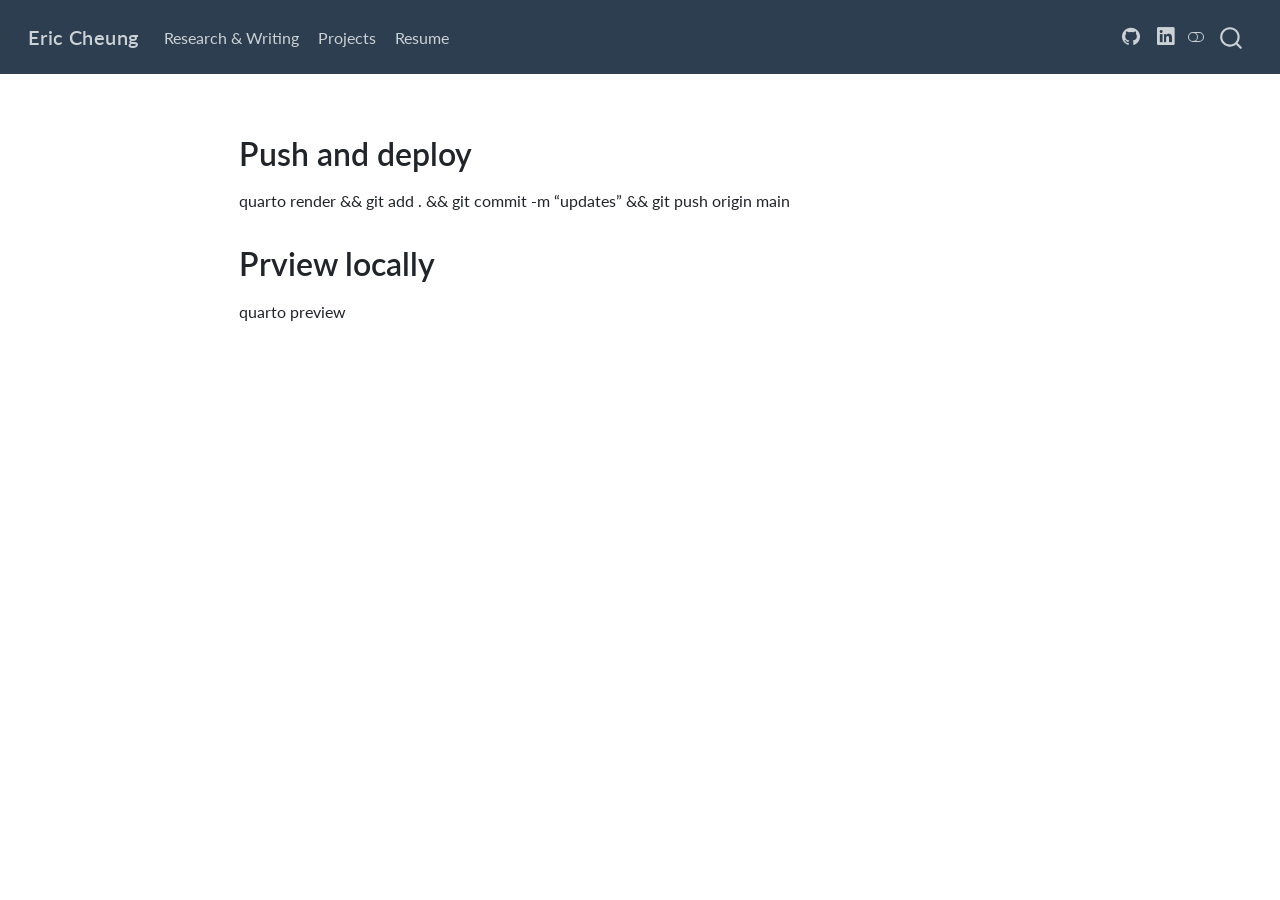
<file: docs/deploy.html>
<!DOCTYPE html>
<html xmlns="http://www.w3.org/1999/xhtml" lang="en" xml:lang="en"><head>

<meta charset="utf-8">
<meta name="generator" content="quarto-1.10.19">

<meta name="viewport" content="width=device-width, initial-scale=1.0, user-scalable=yes">


<title>deploy – Eric Cheung</title>
<style>
/* Default styles provided by pandoc.
** See https://pandoc.org/MANUAL.html#variables-for-html for config info.
*/
span.smallcaps{font-variant: small-caps;}
div.columns{display: flex; gap: 1.5em;}
div.column{flex: auto;}
@media screen {
div.columns{gap: min(4vw, 1.5em);}
div.column{overflow-x: auto;}
}
div.hanging-indent{margin-left: 1.5em; text-indent: -1.5em;}
ul.task-list{list-style: none;}
ul.task-list li input[type="checkbox"] {
  width: 0.8em;
  margin: 0 0.8em 0.2em -1em; /* quarto-specific, see https://github.com/quarto-dev/quarto-cli/issues/4556 */ 
  vertical-align: middle;
}
</style>


<script src="site_libs/quarto-nav/quarto-nav.js"></script>
<script src="site_libs/quarto-nav/headroom.min.js"></script>
<script src="site_libs/clipboard/clipboard.min.js"></script>
<script src="site_libs/quarto-search/autocomplete.umd.js"></script>
<script src="site_libs/quarto-search/fuse.min.js"></script>
<script src="site_libs/quarto-search/quarto-search.js"></script>
<meta name="quarto:offset" content="./">
<script src="site_libs/quarto-html/quarto.js" type="module"></script>
<script src="site_libs/quarto-html/tabsets/tabsets.js" type="module"></script>
<script src="site_libs/quarto-html/popper.min.js"></script>
<script src="site_libs/quarto-html/tippy.umd.min.js"></script>
<script src="site_libs/quarto-html/anchor.min.js"></script>
<link href="site_libs/quarto-html/tippy.css" rel="stylesheet">
<link href="site_libs/quarto-html/quarto-syntax-highlighting-bf27225e3a48a9273f3daa8f8e829971.css" rel="stylesheet" class="quarto-color-scheme" id="quarto-text-highlighting-styles">
<link href="site_libs/quarto-html/quarto-syntax-highlighting-dark-b626d73c4c936ccc3cb08be7d45d1df6.css" rel="stylesheet" class="quarto-color-scheme quarto-color-alternate" id="quarto-text-highlighting-styles">
<link href="site_libs/quarto-html/quarto-syntax-highlighting-bf27225e3a48a9273f3daa8f8e829971.css" rel="stylesheet" class="quarto-color-scheme-extra" id="quarto-text-highlighting-styles">
<script src="site_libs/bootstrap/bootstrap.min.js"></script>
<link href="site_libs/bootstrap/bootstrap-icons.css" rel="stylesheet">
<link href="site_libs/bootstrap/bootstrap-92404dd89b1444827012a9e3a58cda88.min.css" rel="stylesheet" append-hash="true" class="quarto-color-scheme" id="quarto-bootstrap" data-mode="light">
<link href="site_libs/bootstrap/bootstrap-dark-8b348f4b4b74a528bf910da1e8c5139e.min.css" rel="stylesheet" append-hash="true" class="quarto-color-scheme quarto-color-alternate" id="quarto-bootstrap" data-mode="dark">
<link href="site_libs/bootstrap/bootstrap-92404dd89b1444827012a9e3a58cda88.min.css" rel="stylesheet" append-hash="true" class="quarto-color-scheme-extra" id="quarto-bootstrap" data-mode="light">
<script id="quarto-search-options" type="application/json">{
  "location": "navbar",
  "copy-button": false,
  "collapse-after": 3,
  "panel-placement": "end",
  "type": "overlay",
  "limit": 50,
  "keyboard-shortcut": [
    "f",
    "/",
    "s"
  ],
  "show-item-context": false,
  "language": {
    "search-no-results-text": "No results",
    "search-matching-documents-text": "matching documents",
    "search-copy-link-title": "Copy link to search",
    "search-hide-matches-text": "Hide additional matches",
    "search-more-match-text": "more match in this document",
    "search-more-matches-text": "more matches in this document",
    "search-clear-button-title": "Clear",
    "search-text-placeholder": "",
    "search-detached-cancel-button-title": "Cancel",
    "search-submit-button-title": "Submit",
    "search-label": "Search"
  }
}</script>


<link rel="stylesheet" href="styles.css">
</head>

<body class="nav-fixed fullcontent quarto-light"><script id="quarto-html-before-body" type="application/javascript">
    const toggleBodyColorMode = (bsSheetEl) => {
      const mode = bsSheetEl.getAttribute("data-mode");
      const bodyEl = window.document.querySelector("body");
      if (mode === "dark") {
        bodyEl.classList.add("quarto-dark");
        bodyEl.classList.remove("quarto-light");
      } else {
        bodyEl.classList.add("quarto-light");
        bodyEl.classList.remove("quarto-dark");
      }
    }
    const toggleBodyColorPrimary = () => {
      const bsSheetEl = window.document.querySelector("link#quarto-bootstrap:not([rel=disabled-stylesheet])");
      if (bsSheetEl) {
        toggleBodyColorMode(bsSheetEl);
      }
    }
    const setColorSchemeToggle = (alternate) => {
      const toggles = window.document.querySelectorAll('.quarto-color-scheme-toggle');
      for (let i=0; i < toggles.length; i++) {
        const toggle = toggles[i];
        if (toggle) {
          if (alternate) {
            toggle.classList.add("alternate");
          } else {
            toggle.classList.remove("alternate");
          }
        }
      }
    };
    const toggleColorMode = (alternate) => {
      // Switch the stylesheets
      const primaryStylesheets = window.document.querySelectorAll('link.quarto-color-scheme:not(.quarto-color-alternate)');
      const alternateStylesheets = window.document.querySelectorAll('link.quarto-color-scheme.quarto-color-alternate');
      manageTransitions('#quarto-margin-sidebar .nav-link', false);
      if (alternate) {
        // note: dark is layered on light, we don't disable primary!
        enableStylesheet(alternateStylesheets);
        for (const sheetNode of alternateStylesheets) {
          if (sheetNode.id === "quarto-bootstrap") {
            toggleBodyColorMode(sheetNode);
          }
        }
      } else {
        disableStylesheet(alternateStylesheets);
        enableStylesheet(primaryStylesheets)
        toggleBodyColorPrimary();
      }
      manageTransitions('#quarto-margin-sidebar .nav-link', true);
      // Switch the toggles
      setColorSchemeToggle(alternate)
      // Hack to workaround the fact that safari doesn't
      // properly recolor the scrollbar when toggling (#1455)
      if (navigator.userAgent.indexOf('Safari') > 0 && navigator.userAgent.indexOf('Chrome') == -1) {
        manageTransitions("body", false);
        window.scrollTo(0, 1);
        setTimeout(() => {
          window.scrollTo(0, 0);
          manageTransitions("body", true);
        }, 40);
      }
    }
    const disableStylesheet = (stylesheets) => {
      for (let i=0; i < stylesheets.length; i++) {
        const stylesheet = stylesheets[i];
        stylesheet.rel = 'disabled-stylesheet';
      }
    }
    const enableStylesheet = (stylesheets) => {
      for (let i=0; i < stylesheets.length; i++) {
        const stylesheet = stylesheets[i];
        if(stylesheet.rel !== 'stylesheet') { // for Chrome, which will still FOUC without this check
          stylesheet.rel = 'stylesheet';
        }
      }
    }
    const manageTransitions = (selector, allowTransitions) => {
      const els = window.document.querySelectorAll(selector);
      for (let i=0; i < els.length; i++) {
        const el = els[i];
        if (allowTransitions) {
          el.classList.remove('notransition');
        } else {
          el.classList.add('notransition');
        }
      }
    }
    const isFileUrl = () => {
      return window.location.protocol === 'file:';
    }
    const hasAlternateSentinel = () => {
      let styleSentinel = getColorSchemeSentinel();
      if (styleSentinel !== null) {
        return styleSentinel === "alternate";
      } else {
        return false;
      }
    }
    const setStyleSentinel = (alternate) => {
      const value = alternate ? "alternate" : "default";
      if (!isFileUrl()) {
        window.localStorage.setItem("quarto-color-scheme", value);
      } else {
        localAlternateSentinel = value;
      }
    }
    const getColorSchemeSentinel = () => {
      if (!isFileUrl()) {
        const storageValue = window.localStorage.getItem("quarto-color-scheme");
        return storageValue != null ? storageValue : localAlternateSentinel;
      } else {
        return localAlternateSentinel;
      }
    }
    const toggleGiscusIfUsed = (isAlternate, darkModeDefault) => {
      const baseTheme = document.querySelector('#giscus-base-theme')?.value ?? 'light';
      const alternateTheme = document.querySelector('#giscus-alt-theme')?.value ?? 'dark';
      let newTheme = '';
      if(authorPrefersDark) {
        newTheme = isAlternate ? baseTheme : alternateTheme;
      } else {
        newTheme = isAlternate ? alternateTheme : baseTheme;
      }
      const changeGiscusTheme = () => {
        // From: https://github.com/giscus/giscus/issues/336
        const sendMessage = (message) => {
          const iframe = document.querySelector('iframe.giscus-frame');
          if (!iframe) return;
          iframe.contentWindow.postMessage({ giscus: message }, 'https://giscus.app');
        }
        sendMessage({
          setConfig: {
            theme: newTheme
          }
        });
      }
      const isGiscussLoaded = window.document.querySelector('iframe.giscus-frame') !== null;
      if (isGiscussLoaded) {
        changeGiscusTheme();
      }
    };
    const authorPrefersDark = false;
    const darkModeDefault = authorPrefersDark;
      document.querySelector('link#quarto-text-highlighting-styles.quarto-color-scheme-extra').rel = 'disabled-stylesheet';
      document.querySelector('link#quarto-bootstrap.quarto-color-scheme-extra').rel = 'disabled-stylesheet';
    let localAlternateSentinel = darkModeDefault ? 'alternate' : 'default';
    // Dark / light mode switch
    window.quartoToggleColorScheme = () => {
      // Read the current dark / light value
      let toAlternate = !hasAlternateSentinel();
      toggleColorMode(toAlternate);
      setStyleSentinel(toAlternate);
      toggleGiscusIfUsed(toAlternate, darkModeDefault);
      window.dispatchEvent(new Event('resize'));
    };
    // Switch to dark mode if need be
    if (hasAlternateSentinel()) {
      toggleColorMode(true);
    } else {
      toggleColorMode(false);
    }
  </script>

<div id="quarto-search-results"></div>
  <header id="quarto-header" class="headroom fixed-top">
    <nav class="navbar navbar-expand-lg " data-bs-theme="dark">
      <div class="navbar-container container-fluid">
      <div class="navbar-brand-container mx-auto">
    <a class="navbar-brand" href="./index.html">
    <span class="navbar-title">Eric Cheung</span>
    </a>
  </div>
            <div id="quarto-search" class="" title="Search"></div>
          <button class="navbar-toggler" type="button" data-bs-toggle="collapse" data-bs-target="#navbarCollapse" aria-controls="navbarCollapse" role="menu" aria-expanded="false" aria-label="Toggle navigation" onclick="if (window.quartoToggleHeadroom) { window.quartoToggleHeadroom(); }">
  <span class="navbar-toggler-icon"></span>
</button>
          <div class="collapse navbar-collapse" id="navbarCollapse">
            <ul class="navbar-nav navbar-nav-scroll me-auto">
  <li class="nav-item">
    <a class="nav-link" href="./research.html"> 
<span class="menu-text">Research &amp; Writing</span></a>
  </li>  
  <li class="nav-item">
    <a class="nav-link" href="./projects.html"> 
<span class="menu-text">Projects</span></a>
  </li>  
  <li class="nav-item">
    <a class="nav-link" href="./resume.html"> 
<span class="menu-text">Resume</span></a>
  </li>  
</ul>
            <ul class="navbar-nav navbar-nav-scroll ms-auto">
  <li class="nav-item compact">
    <a class="nav-link" href="https://github.com/eric1162004"> <i class="bi bi-github" role="img">
</i> 
<span class="menu-text"></span></a>
  </li>  
  <li class="nav-item compact">
    <a class="nav-link" href="https://linkedin.com/in/eric-cheung-057688221"> <i class="bi bi-linkedin" role="img">
</i> 
<span class="menu-text"></span></a>
  </li>  
</ul>
          </div> <!-- /navcollapse -->
            <div class="quarto-navbar-tools">
  <a href="" class="quarto-color-scheme-toggle quarto-navigation-tool  px-1" onclick="window.quartoToggleColorScheme(); return false;" title="Toggle dark mode"><i class="bi"></i></a>
</div>
      </div> <!-- /container-fluid -->
    </nav>
</header>
<!-- content -->
<div id="quarto-content" class="quarto-container page-columns page-rows-contents page-layout-article page-navbar">
<!-- sidebar -->
<!-- margin-sidebar -->
    
<!-- main -->
<main class="content" id="quarto-document-content"><header id="title-block-header" class="quarto-title-block"></header>





<section id="push-and-deploy" class="level1">
<h1>Push and deploy</h1>
<p>quarto render &amp;&amp; git add . &amp;&amp; git commit -m “updates” &amp;&amp; git push origin main</p>
</section>
<section id="prview-locally" class="level1">
<h1>Prview locally</h1>
<p>quarto preview</p>


</section>

</main> <!-- /main -->
<script id="quarto-html-after-body" type="application/javascript">
  window.document.addEventListener("DOMContentLoaded", function (event) {
    // Ensure there is a toggle, if there isn't float one in the top right
    if (window.document.querySelector('.quarto-color-scheme-toggle') === null) {
      const a = window.document.createElement('a');
      a.classList.add('top-right');
      a.classList.add('quarto-color-scheme-toggle');
      a.href = "";
      a.onclick = function() { try { window.quartoToggleColorScheme(); } catch {} return false; };
      const i = window.document.createElement("i");
      i.classList.add('bi');
      a.appendChild(i);
      window.document.body.appendChild(a);
    }
    setColorSchemeToggle(hasAlternateSentinel())
    const icon = "";
    const anchorJS = new window.AnchorJS();
    anchorJS.options = {
      placement: 'right',
      icon: icon
    };
    anchorJS.add('.anchored');
    const isCodeAnnotation = (el) => {
      for (const clz of el.classList) {
        if (clz.startsWith('code-annotation-')) {                     
          return true;
        }
      }
      return false;
    }
    const onCopySuccess = function(e) {
      // button target
      const button = e.trigger;
      // don't keep focus
      button.blur();
      // flash "checked"
      button.classList.add('code-copy-button-checked');
      var currentTitle = button.getAttribute("title");
      button.setAttribute("title", "Copied!");
      let tooltip;
      if (window.bootstrap) {
        button.setAttribute("data-bs-toggle", "tooltip");
        button.setAttribute("data-bs-placement", "left");
        button.setAttribute("data-bs-title", "Copied!");
        tooltip = new bootstrap.Tooltip(button, 
          { trigger: "manual", 
            customClass: "code-copy-button-tooltip",
            offset: [0, -8]});
        tooltip.show();    
      }
      setTimeout(function() {
        if (tooltip) {
          tooltip.hide();
          button.removeAttribute("data-bs-title");
          button.removeAttribute("data-bs-toggle");
          button.removeAttribute("data-bs-placement");
        }
        button.setAttribute("title", currentTitle);
        button.classList.remove('code-copy-button-checked');
      }, 1000);
      // clear code selection
      e.clearSelection();
    }
    const getTextToCopy = function(trigger) {
      const outerScaffold = trigger.parentElement.cloneNode(true);
      const codeEl = outerScaffold.querySelector('code');
      for (const childEl of codeEl.children) {
        if (isCodeAnnotation(childEl)) {
          childEl.remove();
        }
      }
      return codeEl.innerText;
    }
    const clipboard = new window.ClipboardJS('.code-copy-button:not([data-in-quarto-modal])', {
      text: getTextToCopy
    });
    clipboard.on('success', onCopySuccess);
    if (window.document.getElementById('quarto-embedded-source-code-modal')) {
      const clipboardModal = new window.ClipboardJS('.code-copy-button[data-in-quarto-modal]', {
        text: getTextToCopy,
        container: window.document.getElementById('quarto-embedded-source-code-modal')
      });
      clipboardModal.on('success', onCopySuccess);
    }
      var localhostRegex = new RegExp(/^(?:http|https):\/\/localhost\:?[0-9]*\//);
      var mailtoRegex = new RegExp(/^mailto:/);
        var filterRegex = new RegExp('/' + window.location.host + '/');
      var isInternal = (href) => {
          return filterRegex.test(href) || localhostRegex.test(href) || mailtoRegex.test(href);
      }
      // Inspect non-navigation links and adorn them if external
     var links = window.document.querySelectorAll('a[href]:not(.nav-link):not(.navbar-brand):not(.toc-action):not(.sidebar-link):not(.sidebar-item-toggle):not(.pagination-link):not(.no-external):not([aria-hidden]):not(.dropdown-item):not(.quarto-navigation-tool):not(.about-link)');
      for (var i=0; i<links.length; i++) {
        const link = links[i];
        if (!isInternal(link.href)) {
          // undo the damage that might have been done by quarto-nav.js in the case of
          // links that we want to consider external
          if (link.dataset.originalHref !== undefined) {
            link.href = link.dataset.originalHref;
          }
        }
      }
    function tippyHover(el, contentFn, onTriggerFn, onUntriggerFn) {
      const config = {
        allowHTML: true,
        maxWidth: 500,
        delay: 100,
        arrow: false,
        appendTo: function(el) {
            return el.parentElement;
        },
        interactive: true,
        interactiveBorder: 10,
        theme: 'quarto',
        placement: 'bottom-start',
      };
      if (contentFn) {
        config.content = contentFn;
      }
      if (onTriggerFn) {
        config.onTrigger = onTriggerFn;
      }
      if (onUntriggerFn) {
        config.onUntrigger = onUntriggerFn;
      }
      window.tippy(el, config); 
    }
    const noterefs = window.document.querySelectorAll('a[role="doc-noteref"]');
    for (var i=0; i<noterefs.length; i++) {
      const ref = noterefs[i];
      tippyHover(ref, function() {
        // use id or data attribute instead here
        let href = ref.getAttribute('data-footnote-href') || ref.getAttribute('href');
        try { href = new URL(href).hash; } catch {}
        const id = href.replace(/^#\/?/, "");
        const note = window.document.getElementById(id);
        if (note) {
          return note.innerHTML;
        } else {
          return "";
        }
      });
    }
    const xrefs = window.document.querySelectorAll('a.quarto-xref');
    const processXRef = (id, note) => {
      // Strip column container classes
      const stripColumnClz = (el) => {
        el.classList.remove("page-full", "page-columns");
        if (el.children) {
          for (const child of el.children) {
            stripColumnClz(child);
          }
        }
      }
      stripColumnClz(note)
      if (id === null || id.startsWith('sec-')) {
        // Special case sections, only their first couple elements
        const container = document.createElement("div");
        if (note.children && note.children.length > 2) {
          container.appendChild(note.children[0].cloneNode(true));
          for (let i = 1; i < note.children.length; i++) {
            const child = note.children[i];
            if (child.tagName === "P" && child.innerText === "") {
              continue;
            } else {
              container.appendChild(child.cloneNode(true));
              break;
            }
          }
          if (window.Quarto?.typesetMath) {
            window.Quarto.typesetMath(container);
          }
          return container.innerHTML
        } else {
          if (window.Quarto?.typesetMath) {
            window.Quarto.typesetMath(note);
          }
          return note.innerHTML;
        }
      } else {
        // Remove any anchor links if they are present
        const anchorLink = note.querySelector('a.anchorjs-link');
        if (anchorLink) {
          anchorLink.remove();
        }
        if (window.Quarto?.typesetMath) {
          window.Quarto.typesetMath(note);
        }
        if (note.classList.contains("callout")) {
          return note.outerHTML;
        } else {
          return note.innerHTML;
        }
      }
    }
    for (var i=0; i<xrefs.length; i++) {
      const xref = xrefs[i];
      tippyHover(xref, undefined, function(instance) {
        instance.disable();
        let url = xref.getAttribute('href');
        let hash = undefined; 
        if (url.startsWith('#')) {
          hash = url;
        } else {
          try { hash = new URL(url).hash; } catch {}
        }
        if (hash) {
          const id = hash.replace(/^#\/?/, "");
          const note = window.document.getElementById(id);
          if (note !== null) {
            try {
              const html = processXRef(id, note.cloneNode(true));
              instance.setContent(html);
            } finally {
              instance.enable();
              instance.show();
            }
          } else {
            // See if we can fetch this
            fetch(url.split('#')[0])
            .then(res => res.text())
            .then(html => {
              const parser = new DOMParser();
              const htmlDoc = parser.parseFromString(html, "text/html");
              const note = htmlDoc.getElementById(id);
              if (note !== null) {
                const html = processXRef(id, note);
                instance.setContent(html);
              } 
            }).finally(() => {
              instance.enable();
              instance.show();
            });
          }
        } else {
          // See if we can fetch a full url (with no hash to target)
          // This is a special case and we should probably do some content thinning / targeting
          fetch(url)
          .then(res => res.text())
          .then(html => {
            const parser = new DOMParser();
            const htmlDoc = parser.parseFromString(html, "text/html");
            const note = htmlDoc.querySelector('main.content');
            if (note !== null) {
              // This should only happen for chapter cross references
              // (since there is no id in the URL)
              // remove the first header
              if (note.children.length > 0 && note.children[0].tagName === "HEADER") {
                note.children[0].remove();
              }
              const html = processXRef(null, note);
              instance.setContent(html);
            } 
          }).finally(() => {
            instance.enable();
            instance.show();
          });
        }
      }, function(instance) {
      });
    }
        let selectedAnnoteEl;
        const selectorForAnnotation = ( cell, annotation) => {
          let cellAttr = 'data-code-cell="' + cell + '"';
          let lineAttr = 'data-code-annotation="' +  annotation + '"';
          const selector = 'span[' + cellAttr + '][' + lineAttr + ']';
          return selector;
        }
        const selectCodeLines = (annoteEl) => {
          const doc = window.document;
          const targetCell = annoteEl.getAttribute("data-target-cell");
          const targetAnnotation = annoteEl.getAttribute("data-target-annotation");
          const annoteSpan = window.document.querySelector(selectorForAnnotation(targetCell, targetAnnotation));
          const lines = annoteSpan.getAttribute("data-code-lines").split(",");
          const lineIds = lines.map((line) => {
            return targetCell + "-" + line;
          })
          let top = null;
          let height = null;
          let parent = null;
          if (lineIds.length > 0) {
              //compute the position of the single el (top and bottom and make a div)
              const el = window.document.getElementById(lineIds[0]);
              top = el.offsetTop;
              height = el.offsetHeight;
              parent = el.parentElement.parentElement;
            if (lineIds.length > 1) {
              const lastEl = window.document.getElementById(lineIds[lineIds.length - 1]);
              const bottom = lastEl.offsetTop + lastEl.offsetHeight;
              height = bottom - top;
            }
            if (top !== null && height !== null && parent !== null) {
              // cook up a div (if necessary) and position it 
              let div = window.document.getElementById("code-annotation-line-highlight");
              if (div === null) {
                div = window.document.createElement("div");
                div.setAttribute("id", "code-annotation-line-highlight");
                div.style.position = 'absolute';
                parent.appendChild(div);
              }
              div.style.top = top - 2 + "px";
              div.style.height = height + 4 + "px";
              div.style.left = 0;
              let gutterDiv = window.document.getElementById("code-annotation-line-highlight-gutter");
              if (gutterDiv === null) {
                gutterDiv = window.document.createElement("div");
                gutterDiv.setAttribute("id", "code-annotation-line-highlight-gutter");
                gutterDiv.style.position = 'absolute';
                const codeCell = window.document.getElementById(targetCell);
                const gutter = codeCell.querySelector('.code-annotation-gutter');
                gutter.appendChild(gutterDiv);
              }
              gutterDiv.style.top = top - 2 + "px";
              gutterDiv.style.height = height + 4 + "px";
            }
            selectedAnnoteEl = annoteEl;
          }
        };
        const unselectCodeLines = () => {
          const elementsIds = ["code-annotation-line-highlight", "code-annotation-line-highlight-gutter"];
          elementsIds.forEach((elId) => {
            const div = window.document.getElementById(elId);
            if (div) {
              div.remove();
            }
          });
          selectedAnnoteEl = undefined;
        };
          // Handle positioning of the toggle
      window.addEventListener(
        "resize",
        throttle(() => {
          elRect = undefined;
          if (selectedAnnoteEl) {
            selectCodeLines(selectedAnnoteEl);
          }
        }, 10)
      );
      function throttle(fn, ms) {
      let throttle = false;
      let timer;
        return (...args) => {
          if(!throttle) { // first call gets through
              fn.apply(this, args);
              throttle = true;
          } else { // all the others get throttled
              if(timer) clearTimeout(timer); // cancel #2
              timer = setTimeout(() => {
                fn.apply(this, args);
                timer = throttle = false;
              }, ms);
          }
        };
      }
        // Attach click handler to the DT
        const annoteDls = window.document.querySelectorAll('dt[data-target-cell]');
        for (const annoteDlNode of annoteDls) {
          annoteDlNode.addEventListener('click', (event) => {
            const clickedEl = event.target;
            if (clickedEl !== selectedAnnoteEl) {
              unselectCodeLines();
              const activeEl = window.document.querySelector('dt[data-target-cell].code-annotation-active');
              if (activeEl) {
                activeEl.classList.remove('code-annotation-active');
              }
              selectCodeLines(clickedEl);
              clickedEl.classList.add('code-annotation-active');
            } else {
              // Unselect the line
              unselectCodeLines();
              clickedEl.classList.remove('code-annotation-active');
            }
          });
        }
    const findCites = (el) => {
      const parentEl = el.parentElement;
      if (parentEl) {
        const cites = parentEl.dataset.cites;
        if (cites) {
          return {
            el,
            cites: cites.split(' ')
          };
        } else {
          return findCites(el.parentElement)
        }
      } else {
        return undefined;
      }
    };
    var bibliorefs = window.document.querySelectorAll('a[role="doc-biblioref"]');
    for (var i=0; i<bibliorefs.length; i++) {
      const ref = bibliorefs[i];
      const citeInfo = findCites(ref);
      if (citeInfo) {
        tippyHover(citeInfo.el, function() {
          var popup = window.document.createElement('div');
          citeInfo.cites.forEach(function(cite) {
            var citeDiv = window.document.createElement('div');
            citeDiv.classList.add('hanging-indent');
            citeDiv.classList.add('csl-entry');
            var biblioDiv = window.document.getElementById('ref-' + cite);
            if (biblioDiv) {
              citeDiv.innerHTML = biblioDiv.innerHTML;
            }
            popup.appendChild(citeDiv);
          });
          return popup.innerHTML;
        });
      }
    }
  });
  </script>
</div> <!-- /content -->




</body></html>
</file>
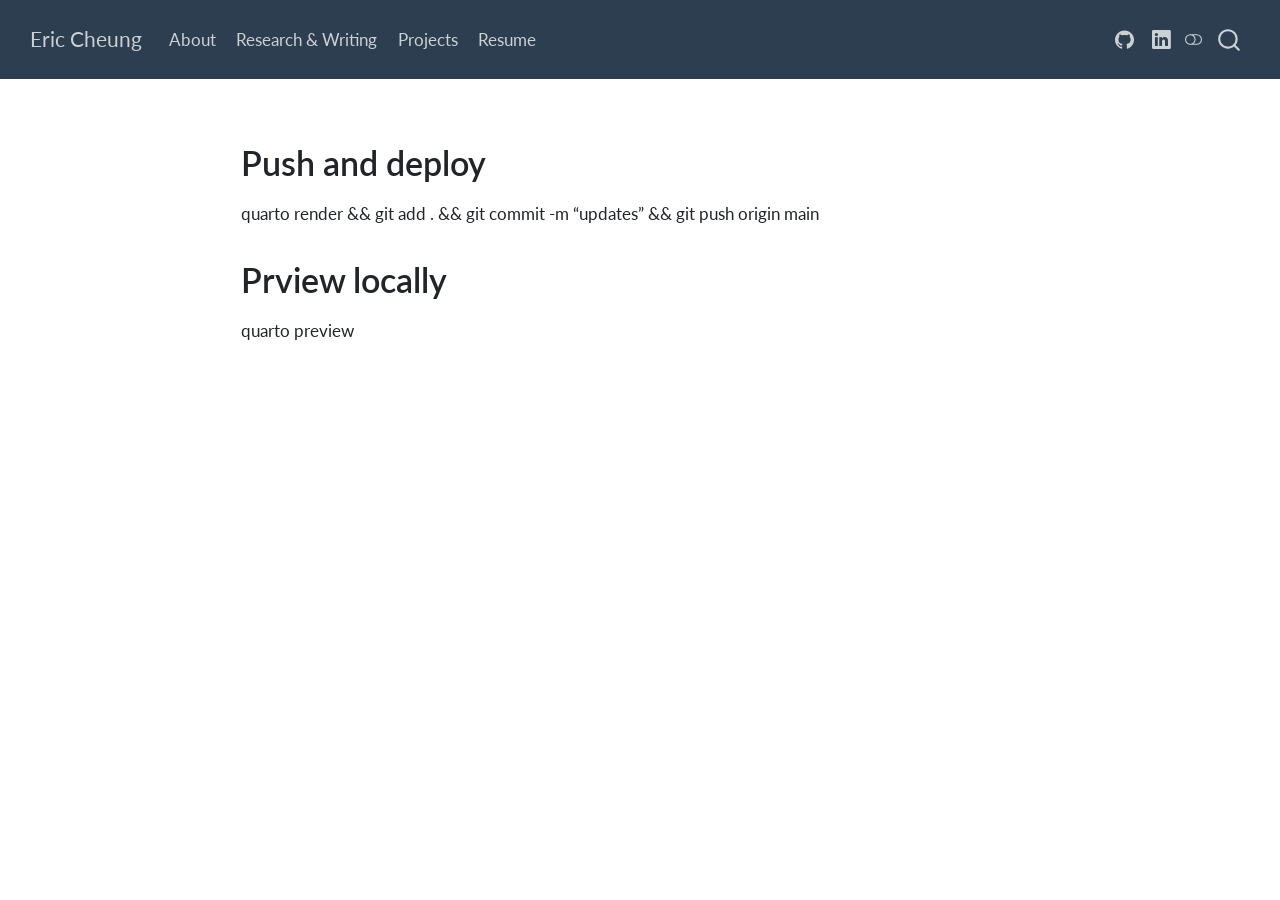
<file: docs/notes.html>
<!DOCTYPE html>
<html xmlns="http://www.w3.org/1999/xhtml" lang="en" xml:lang="en"><head>

<meta charset="utf-8">
<meta name="generator" content="quarto-1.10.19">

<meta name="viewport" content="width=device-width, initial-scale=1.0, user-scalable=yes">


<title>notes – Eric Cheung</title>
<style>
/* Default styles provided by pandoc.
** See https://pandoc.org/MANUAL.html#variables-for-html for config info.
*/
span.smallcaps{font-variant: small-caps;}
div.columns{display: flex; gap: 1.5em;}
div.column{flex: auto;}
@media screen {
div.columns{gap: min(4vw, 1.5em);}
div.column{overflow-x: auto;}
}
div.hanging-indent{margin-left: 1.5em; text-indent: -1.5em;}
ul.task-list{list-style: none;}
ul.task-list li input[type="checkbox"] {
  width: 0.8em;
  margin: 0 0.8em 0.2em -1em; /* quarto-specific, see https://github.com/quarto-dev/quarto-cli/issues/4556 */ 
  vertical-align: middle;
}
</style>


<script src="site_libs/quarto-nav/quarto-nav.js"></script>
<script src="site_libs/quarto-nav/headroom.min.js"></script>
<script src="site_libs/clipboard/clipboard.min.js"></script>
<script src="site_libs/quarto-search/autocomplete.umd.js"></script>
<script src="site_libs/quarto-search/fuse.min.js"></script>
<script src="site_libs/quarto-search/quarto-search.js"></script>
<meta name="quarto:offset" content="./">
<script src="site_libs/quarto-html/quarto.js" type="module"></script>
<script src="site_libs/quarto-html/tabsets/tabsets.js" type="module"></script>
<script src="site_libs/quarto-html/popper.min.js"></script>
<script src="site_libs/quarto-html/tippy.umd.min.js"></script>
<script src="site_libs/quarto-html/anchor.min.js"></script>
<link href="site_libs/quarto-html/tippy.css" rel="stylesheet">
<link href="site_libs/quarto-html/quarto-syntax-highlighting-bf27225e3a48a9273f3daa8f8e829971.css" rel="stylesheet" class="quarto-color-scheme" id="quarto-text-highlighting-styles">
<link href="site_libs/quarto-html/quarto-syntax-highlighting-dark-b626d73c4c936ccc3cb08be7d45d1df6.css" rel="stylesheet" class="quarto-color-scheme quarto-color-alternate" id="quarto-text-highlighting-styles">
<link href="site_libs/quarto-html/quarto-syntax-highlighting-bf27225e3a48a9273f3daa8f8e829971.css" rel="stylesheet" class="quarto-color-scheme-extra" id="quarto-text-highlighting-styles">
<script src="site_libs/bootstrap/bootstrap.min.js"></script>
<link href="site_libs/bootstrap/bootstrap-icons.css" rel="stylesheet">
<link href="site_libs/bootstrap/bootstrap-92404dd89b1444827012a9e3a58cda88.min.css" rel="stylesheet" append-hash="true" class="quarto-color-scheme" id="quarto-bootstrap" data-mode="light">
<link href="site_libs/bootstrap/bootstrap-dark-8b348f4b4b74a528bf910da1e8c5139e.min.css" rel="stylesheet" append-hash="true" class="quarto-color-scheme quarto-color-alternate" id="quarto-bootstrap" data-mode="dark">
<link href="site_libs/bootstrap/bootstrap-92404dd89b1444827012a9e3a58cda88.min.css" rel="stylesheet" append-hash="true" class="quarto-color-scheme-extra" id="quarto-bootstrap" data-mode="light">
<script id="quarto-search-options" type="application/json">{
  "location": "navbar",
  "copy-button": false,
  "collapse-after": 3,
  "panel-placement": "end",
  "type": "overlay",
  "limit": 50,
  "keyboard-shortcut": [
    "f",
    "/",
    "s"
  ],
  "show-item-context": false,
  "language": {
    "search-no-results-text": "No results",
    "search-matching-documents-text": "matching documents",
    "search-copy-link-title": "Copy link to search",
    "search-hide-matches-text": "Hide additional matches",
    "search-more-match-text": "more match in this document",
    "search-more-matches-text": "more matches in this document",
    "search-clear-button-title": "Clear",
    "search-text-placeholder": "",
    "search-detached-cancel-button-title": "Cancel",
    "search-submit-button-title": "Submit",
    "search-label": "Search"
  }
}</script>


</head>

<body class="nav-fixed fullcontent quarto-light"><script id="quarto-html-before-body" type="application/javascript">
    const toggleBodyColorMode = (bsSheetEl) => {
      const mode = bsSheetEl.getAttribute("data-mode");
      const bodyEl = window.document.querySelector("body");
      if (mode === "dark") {
        bodyEl.classList.add("quarto-dark");
        bodyEl.classList.remove("quarto-light");
      } else {
        bodyEl.classList.add("quarto-light");
        bodyEl.classList.remove("quarto-dark");
      }
    }
    const toggleBodyColorPrimary = () => {
      const bsSheetEl = window.document.querySelector("link#quarto-bootstrap:not([rel=disabled-stylesheet])");
      if (bsSheetEl) {
        toggleBodyColorMode(bsSheetEl);
      }
    }
    const setColorSchemeToggle = (alternate) => {
      const toggles = window.document.querySelectorAll('.quarto-color-scheme-toggle');
      for (let i=0; i < toggles.length; i++) {
        const toggle = toggles[i];
        if (toggle) {
          if (alternate) {
            toggle.classList.add("alternate");
          } else {
            toggle.classList.remove("alternate");
          }
        }
      }
    };
    const toggleColorMode = (alternate) => {
      // Switch the stylesheets
      const primaryStylesheets = window.document.querySelectorAll('link.quarto-color-scheme:not(.quarto-color-alternate)');
      const alternateStylesheets = window.document.querySelectorAll('link.quarto-color-scheme.quarto-color-alternate');
      manageTransitions('#quarto-margin-sidebar .nav-link', false);
      if (alternate) {
        // note: dark is layered on light, we don't disable primary!
        enableStylesheet(alternateStylesheets);
        for (const sheetNode of alternateStylesheets) {
          if (sheetNode.id === "quarto-bootstrap") {
            toggleBodyColorMode(sheetNode);
          }
        }
      } else {
        disableStylesheet(alternateStylesheets);
        enableStylesheet(primaryStylesheets)
        toggleBodyColorPrimary();
      }
      manageTransitions('#quarto-margin-sidebar .nav-link', true);
      // Switch the toggles
      setColorSchemeToggle(alternate)
      // Hack to workaround the fact that safari doesn't
      // properly recolor the scrollbar when toggling (#1455)
      if (navigator.userAgent.indexOf('Safari') > 0 && navigator.userAgent.indexOf('Chrome') == -1) {
        manageTransitions("body", false);
        window.scrollTo(0, 1);
        setTimeout(() => {
          window.scrollTo(0, 0);
          manageTransitions("body", true);
        }, 40);
      }
    }
    const disableStylesheet = (stylesheets) => {
      for (let i=0; i < stylesheets.length; i++) {
        const stylesheet = stylesheets[i];
        stylesheet.rel = 'disabled-stylesheet';
      }
    }
    const enableStylesheet = (stylesheets) => {
      for (let i=0; i < stylesheets.length; i++) {
        const stylesheet = stylesheets[i];
        if(stylesheet.rel !== 'stylesheet') { // for Chrome, which will still FOUC without this check
          stylesheet.rel = 'stylesheet';
        }
      }
    }
    const manageTransitions = (selector, allowTransitions) => {
      const els = window.document.querySelectorAll(selector);
      for (let i=0; i < els.length; i++) {
        const el = els[i];
        if (allowTransitions) {
          el.classList.remove('notransition');
        } else {
          el.classList.add('notransition');
        }
      }
    }
    const isFileUrl = () => {
      return window.location.protocol === 'file:';
    }
    const hasAlternateSentinel = () => {
      let styleSentinel = getColorSchemeSentinel();
      if (styleSentinel !== null) {
        return styleSentinel === "alternate";
      } else {
        return false;
      }
    }
    const setStyleSentinel = (alternate) => {
      const value = alternate ? "alternate" : "default";
      if (!isFileUrl()) {
        window.localStorage.setItem("quarto-color-scheme", value);
      } else {
        localAlternateSentinel = value;
      }
    }
    const getColorSchemeSentinel = () => {
      if (!isFileUrl()) {
        const storageValue = window.localStorage.getItem("quarto-color-scheme");
        return storageValue != null ? storageValue : localAlternateSentinel;
      } else {
        return localAlternateSentinel;
      }
    }
    const toggleGiscusIfUsed = (isAlternate, darkModeDefault) => {
      const baseTheme = document.querySelector('#giscus-base-theme')?.value ?? 'light';
      const alternateTheme = document.querySelector('#giscus-alt-theme')?.value ?? 'dark';
      let newTheme = '';
      if(authorPrefersDark) {
        newTheme = isAlternate ? baseTheme : alternateTheme;
      } else {
        newTheme = isAlternate ? alternateTheme : baseTheme;
      }
      const changeGiscusTheme = () => {
        // From: https://github.com/giscus/giscus/issues/336
        const sendMessage = (message) => {
          const iframe = document.querySelector('iframe.giscus-frame');
          if (!iframe) return;
          iframe.contentWindow.postMessage({ giscus: message }, 'https://giscus.app');
        }
        sendMessage({
          setConfig: {
            theme: newTheme
          }
        });
      }
      const isGiscussLoaded = window.document.querySelector('iframe.giscus-frame') !== null;
      if (isGiscussLoaded) {
        changeGiscusTheme();
      }
    };
    const authorPrefersDark = false;
    const darkModeDefault = authorPrefersDark;
      document.querySelector('link#quarto-text-highlighting-styles.quarto-color-scheme-extra').rel = 'disabled-stylesheet';
      document.querySelector('link#quarto-bootstrap.quarto-color-scheme-extra').rel = 'disabled-stylesheet';
    let localAlternateSentinel = darkModeDefault ? 'alternate' : 'default';
    // Dark / light mode switch
    window.quartoToggleColorScheme = () => {
      // Read the current dark / light value
      let toAlternate = !hasAlternateSentinel();
      toggleColorMode(toAlternate);
      setStyleSentinel(toAlternate);
      toggleGiscusIfUsed(toAlternate, darkModeDefault);
      window.dispatchEvent(new Event('resize'));
    };
    // Switch to dark mode if need be
    if (hasAlternateSentinel()) {
      toggleColorMode(true);
    } else {
      toggleColorMode(false);
    }
  </script>

<div id="quarto-search-results"></div>
  <header id="quarto-header" class="headroom fixed-top">
    <nav class="navbar navbar-expand-lg " data-bs-theme="dark">
      <div class="navbar-container container-fluid">
      <div class="navbar-brand-container mx-auto">
    <a class="navbar-brand" href="./index.html">
    <span class="navbar-title">Eric Cheung</span>
    </a>
  </div>
            <div id="quarto-search" class="" title="Search"></div>
          <button class="navbar-toggler" type="button" data-bs-toggle="collapse" data-bs-target="#navbarCollapse" aria-controls="navbarCollapse" role="menu" aria-expanded="false" aria-label="Toggle navigation" onclick="if (window.quartoToggleHeadroom) { window.quartoToggleHeadroom(); }">
  <span class="navbar-toggler-icon"></span>
</button>
          <div class="collapse navbar-collapse" id="navbarCollapse">
            <ul class="navbar-nav navbar-nav-scroll me-auto">
  <li class="nav-item">
    <a class="nav-link" href="./index.html"> 
<span class="menu-text">About</span></a>
  </li>  
  <li class="nav-item">
    <a class="nav-link" href="./research.html"> 
<span class="menu-text">Research &amp; Writing</span></a>
  </li>  
  <li class="nav-item">
    <a class="nav-link" href="./projects.html"> 
<span class="menu-text">Projects</span></a>
  </li>  
  <li class="nav-item">
    <a class="nav-link" href="./resume.html"> 
<span class="menu-text">Resume</span></a>
  </li>  
</ul>
            <ul class="navbar-nav navbar-nav-scroll ms-auto">
  <li class="nav-item compact">
    <a class="nav-link" href="https://github.com/eric1162004"> <i class="bi bi-github" role="img">
</i> 
<span class="menu-text"></span></a>
  </li>  
  <li class="nav-item compact">
    <a class="nav-link" href="https://linkedin.com/in/eric-cheung-057688221"> <i class="bi bi-linkedin" role="img">
</i> 
<span class="menu-text"></span></a>
  </li>  
</ul>
          </div> <!-- /navcollapse -->
            <div class="quarto-navbar-tools">
  <a href="" class="quarto-color-scheme-toggle quarto-navigation-tool  px-1" onclick="window.quartoToggleColorScheme(); return false;" title="Toggle dark mode"><i class="bi"></i></a>
</div>
      </div> <!-- /container-fluid -->
    </nav>
</header>
<!-- content -->
<div id="quarto-content" class="quarto-container page-columns page-rows-contents page-layout-article page-navbar">
<!-- sidebar -->
<!-- margin-sidebar -->
    
<!-- main -->
<main class="content" id="quarto-document-content"><header id="title-block-header" class="quarto-title-block"></header>





<section id="push-and-deploy" class="level1">
<h1>Push and deploy</h1>
<p>quarto render &amp;&amp; git add . &amp;&amp; git commit -m “updates” &amp;&amp; git push origin main</p>
</section>
<section id="prview-locally" class="level1">
<h1>Prview locally</h1>
<p>quarto preview</p>


</section>

</main> <!-- /main -->
<script id="quarto-html-after-body" type="application/javascript">
  window.document.addEventListener("DOMContentLoaded", function (event) {
    // Ensure there is a toggle, if there isn't float one in the top right
    if (window.document.querySelector('.quarto-color-scheme-toggle') === null) {
      const a = window.document.createElement('a');
      a.classList.add('top-right');
      a.classList.add('quarto-color-scheme-toggle');
      a.href = "";
      a.onclick = function() { try { window.quartoToggleColorScheme(); } catch {} return false; };
      const i = window.document.createElement("i");
      i.classList.add('bi');
      a.appendChild(i);
      window.document.body.appendChild(a);
    }
    setColorSchemeToggle(hasAlternateSentinel())
    const icon = "";
    const anchorJS = new window.AnchorJS();
    anchorJS.options = {
      placement: 'right',
      icon: icon
    };
    anchorJS.add('.anchored');
    const isCodeAnnotation = (el) => {
      for (const clz of el.classList) {
        if (clz.startsWith('code-annotation-')) {                     
          return true;
        }
      }
      return false;
    }
    const onCopySuccess = function(e) {
      // button target
      const button = e.trigger;
      // don't keep focus
      button.blur();
      // flash "checked"
      button.classList.add('code-copy-button-checked');
      var currentTitle = button.getAttribute("title");
      button.setAttribute("title", "Copied!");
      let tooltip;
      if (window.bootstrap) {
        button.setAttribute("data-bs-toggle", "tooltip");
        button.setAttribute("data-bs-placement", "left");
        button.setAttribute("data-bs-title", "Copied!");
        tooltip = new bootstrap.Tooltip(button, 
          { trigger: "manual", 
            customClass: "code-copy-button-tooltip",
            offset: [0, -8]});
        tooltip.show();    
      }
      setTimeout(function() {
        if (tooltip) {
          tooltip.hide();
          button.removeAttribute("data-bs-title");
          button.removeAttribute("data-bs-toggle");
          button.removeAttribute("data-bs-placement");
        }
        button.setAttribute("title", currentTitle);
        button.classList.remove('code-copy-button-checked');
      }, 1000);
      // clear code selection
      e.clearSelection();
    }
    const getTextToCopy = function(trigger) {
      const outerScaffold = trigger.parentElement.cloneNode(true);
      const codeEl = outerScaffold.querySelector('code');
      for (const childEl of codeEl.children) {
        if (isCodeAnnotation(childEl)) {
          childEl.remove();
        }
      }
      return codeEl.innerText;
    }
    const clipboard = new window.ClipboardJS('.code-copy-button:not([data-in-quarto-modal])', {
      text: getTextToCopy
    });
    clipboard.on('success', onCopySuccess);
    if (window.document.getElementById('quarto-embedded-source-code-modal')) {
      const clipboardModal = new window.ClipboardJS('.code-copy-button[data-in-quarto-modal]', {
        text: getTextToCopy,
        container: window.document.getElementById('quarto-embedded-source-code-modal')
      });
      clipboardModal.on('success', onCopySuccess);
    }
      var localhostRegex = new RegExp(/^(?:http|https):\/\/localhost\:?[0-9]*\//);
      var mailtoRegex = new RegExp(/^mailto:/);
        var filterRegex = new RegExp('/' + window.location.host + '/');
      var isInternal = (href) => {
          return filterRegex.test(href) || localhostRegex.test(href) || mailtoRegex.test(href);
      }
      // Inspect non-navigation links and adorn them if external
     var links = window.document.querySelectorAll('a[href]:not(.nav-link):not(.navbar-brand):not(.toc-action):not(.sidebar-link):not(.sidebar-item-toggle):not(.pagination-link):not(.no-external):not([aria-hidden]):not(.dropdown-item):not(.quarto-navigation-tool):not(.about-link)');
      for (var i=0; i<links.length; i++) {
        const link = links[i];
        if (!isInternal(link.href)) {
          // undo the damage that might have been done by quarto-nav.js in the case of
          // links that we want to consider external
          if (link.dataset.originalHref !== undefined) {
            link.href = link.dataset.originalHref;
          }
        }
      }
    function tippyHover(el, contentFn, onTriggerFn, onUntriggerFn) {
      const config = {
        allowHTML: true,
        maxWidth: 500,
        delay: 100,
        arrow: false,
        appendTo: function(el) {
            return el.parentElement;
        },
        interactive: true,
        interactiveBorder: 10,
        theme: 'quarto',
        placement: 'bottom-start',
      };
      if (contentFn) {
        config.content = contentFn;
      }
      if (onTriggerFn) {
        config.onTrigger = onTriggerFn;
      }
      if (onUntriggerFn) {
        config.onUntrigger = onUntriggerFn;
      }
      window.tippy(el, config); 
    }
    const noterefs = window.document.querySelectorAll('a[role="doc-noteref"]');
    for (var i=0; i<noterefs.length; i++) {
      const ref = noterefs[i];
      tippyHover(ref, function() {
        // use id or data attribute instead here
        let href = ref.getAttribute('data-footnote-href') || ref.getAttribute('href');
        try { href = new URL(href).hash; } catch {}
        const id = href.replace(/^#\/?/, "");
        const note = window.document.getElementById(id);
        if (note) {
          return note.innerHTML;
        } else {
          return "";
        }
      });
    }
    const xrefs = window.document.querySelectorAll('a.quarto-xref');
    const processXRef = (id, note) => {
      // Strip column container classes
      const stripColumnClz = (el) => {
        el.classList.remove("page-full", "page-columns");
        if (el.children) {
          for (const child of el.children) {
            stripColumnClz(child);
          }
        }
      }
      stripColumnClz(note)
      if (id === null || id.startsWith('sec-')) {
        // Special case sections, only their first couple elements
        const container = document.createElement("div");
        if (note.children && note.children.length > 2) {
          container.appendChild(note.children[0].cloneNode(true));
          for (let i = 1; i < note.children.length; i++) {
            const child = note.children[i];
            if (child.tagName === "P" && child.innerText === "") {
              continue;
            } else {
              container.appendChild(child.cloneNode(true));
              break;
            }
          }
          if (window.Quarto?.typesetMath) {
            window.Quarto.typesetMath(container);
          }
          return container.innerHTML
        } else {
          if (window.Quarto?.typesetMath) {
            window.Quarto.typesetMath(note);
          }
          return note.innerHTML;
        }
      } else {
        // Remove any anchor links if they are present
        const anchorLink = note.querySelector('a.anchorjs-link');
        if (anchorLink) {
          anchorLink.remove();
        }
        if (window.Quarto?.typesetMath) {
          window.Quarto.typesetMath(note);
        }
        if (note.classList.contains("callout")) {
          return note.outerHTML;
        } else {
          return note.innerHTML;
        }
      }
    }
    for (var i=0; i<xrefs.length; i++) {
      const xref = xrefs[i];
      tippyHover(xref, undefined, function(instance) {
        instance.disable();
        let url = xref.getAttribute('href');
        let hash = undefined; 
        if (url.startsWith('#')) {
          hash = url;
        } else {
          try { hash = new URL(url).hash; } catch {}
        }
        if (hash) {
          const id = hash.replace(/^#\/?/, "");
          const note = window.document.getElementById(id);
          if (note !== null) {
            try {
              const html = processXRef(id, note.cloneNode(true));
              instance.setContent(html);
            } finally {
              instance.enable();
              instance.show();
            }
          } else {
            // See if we can fetch this
            fetch(url.split('#')[0])
            .then(res => res.text())
            .then(html => {
              const parser = new DOMParser();
              const htmlDoc = parser.parseFromString(html, "text/html");
              const note = htmlDoc.getElementById(id);
              if (note !== null) {
                const html = processXRef(id, note);
                instance.setContent(html);
              } 
            }).finally(() => {
              instance.enable();
              instance.show();
            });
          }
        } else {
          // See if we can fetch a full url (with no hash to target)
          // This is a special case and we should probably do some content thinning / targeting
          fetch(url)
          .then(res => res.text())
          .then(html => {
            const parser = new DOMParser();
            const htmlDoc = parser.parseFromString(html, "text/html");
            const note = htmlDoc.querySelector('main.content');
            if (note !== null) {
              // This should only happen for chapter cross references
              // (since there is no id in the URL)
              // remove the first header
              if (note.children.length > 0 && note.children[0].tagName === "HEADER") {
                note.children[0].remove();
              }
              const html = processXRef(null, note);
              instance.setContent(html);
            } 
          }).finally(() => {
            instance.enable();
            instance.show();
          });
        }
      }, function(instance) {
      });
    }
        let selectedAnnoteEl;
        const selectorForAnnotation = ( cell, annotation) => {
          let cellAttr = 'data-code-cell="' + cell + '"';
          let lineAttr = 'data-code-annotation="' +  annotation + '"';
          const selector = 'span[' + cellAttr + '][' + lineAttr + ']';
          return selector;
        }
        const selectCodeLines = (annoteEl) => {
          const doc = window.document;
          const targetCell = annoteEl.getAttribute("data-target-cell");
          const targetAnnotation = annoteEl.getAttribute("data-target-annotation");
          const annoteSpan = window.document.querySelector(selectorForAnnotation(targetCell, targetAnnotation));
          const lines = annoteSpan.getAttribute("data-code-lines").split(",");
          const lineIds = lines.map((line) => {
            return targetCell + "-" + line;
          })
          let top = null;
          let height = null;
          let parent = null;
          if (lineIds.length > 0) {
              //compute the position of the single el (top and bottom and make a div)
              const el = window.document.getElementById(lineIds[0]);
              top = el.offsetTop;
              height = el.offsetHeight;
              parent = el.parentElement.parentElement;
            if (lineIds.length > 1) {
              const lastEl = window.document.getElementById(lineIds[lineIds.length - 1]);
              const bottom = lastEl.offsetTop + lastEl.offsetHeight;
              height = bottom - top;
            }
            if (top !== null && height !== null && parent !== null) {
              // cook up a div (if necessary) and position it 
              let div = window.document.getElementById("code-annotation-line-highlight");
              if (div === null) {
                div = window.document.createElement("div");
                div.setAttribute("id", "code-annotation-line-highlight");
                div.style.position = 'absolute';
                parent.appendChild(div);
              }
              div.style.top = top - 2 + "px";
              div.style.height = height + 4 + "px";
              div.style.left = 0;
              let gutterDiv = window.document.getElementById("code-annotation-line-highlight-gutter");
              if (gutterDiv === null) {
                gutterDiv = window.document.createElement("div");
                gutterDiv.setAttribute("id", "code-annotation-line-highlight-gutter");
                gutterDiv.style.position = 'absolute';
                const codeCell = window.document.getElementById(targetCell);
                const gutter = codeCell.querySelector('.code-annotation-gutter');
                gutter.appendChild(gutterDiv);
              }
              gutterDiv.style.top = top - 2 + "px";
              gutterDiv.style.height = height + 4 + "px";
            }
            selectedAnnoteEl = annoteEl;
          }
        };
        const unselectCodeLines = () => {
          const elementsIds = ["code-annotation-line-highlight", "code-annotation-line-highlight-gutter"];
          elementsIds.forEach((elId) => {
            const div = window.document.getElementById(elId);
            if (div) {
              div.remove();
            }
          });
          selectedAnnoteEl = undefined;
        };
          // Handle positioning of the toggle
      window.addEventListener(
        "resize",
        throttle(() => {
          elRect = undefined;
          if (selectedAnnoteEl) {
            selectCodeLines(selectedAnnoteEl);
          }
        }, 10)
      );
      function throttle(fn, ms) {
      let throttle = false;
      let timer;
        return (...args) => {
          if(!throttle) { // first call gets through
              fn.apply(this, args);
              throttle = true;
          } else { // all the others get throttled
              if(timer) clearTimeout(timer); // cancel #2
              timer = setTimeout(() => {
                fn.apply(this, args);
                timer = throttle = false;
              }, ms);
          }
        };
      }
        // Attach click handler to the DT
        const annoteDls = window.document.querySelectorAll('dt[data-target-cell]');
        for (const annoteDlNode of annoteDls) {
          annoteDlNode.addEventListener('click', (event) => {
            const clickedEl = event.target;
            if (clickedEl !== selectedAnnoteEl) {
              unselectCodeLines();
              const activeEl = window.document.querySelector('dt[data-target-cell].code-annotation-active');
              if (activeEl) {
                activeEl.classList.remove('code-annotation-active');
              }
              selectCodeLines(clickedEl);
              clickedEl.classList.add('code-annotation-active');
            } else {
              // Unselect the line
              unselectCodeLines();
              clickedEl.classList.remove('code-annotation-active');
            }
          });
        }
    const findCites = (el) => {
      const parentEl = el.parentElement;
      if (parentEl) {
        const cites = parentEl.dataset.cites;
        if (cites) {
          return {
            el,
            cites: cites.split(' ')
          };
        } else {
          return findCites(el.parentElement)
        }
      } else {
        return undefined;
      }
    };
    var bibliorefs = window.document.querySelectorAll('a[role="doc-biblioref"]');
    for (var i=0; i<bibliorefs.length; i++) {
      const ref = bibliorefs[i];
      const citeInfo = findCites(ref);
      if (citeInfo) {
        tippyHover(citeInfo.el, function() {
          var popup = window.document.createElement('div');
          citeInfo.cites.forEach(function(cite) {
            var citeDiv = window.document.createElement('div');
            citeDiv.classList.add('hanging-indent');
            citeDiv.classList.add('csl-entry');
            var biblioDiv = window.document.getElementById('ref-' + cite);
            if (biblioDiv) {
              citeDiv.innerHTML = biblioDiv.innerHTML;
            }
            popup.appendChild(citeDiv);
          });
          return popup.innerHTML;
        });
      }
    }
  });
  </script>
</div> <!-- /content -->




</body></html>
</file>
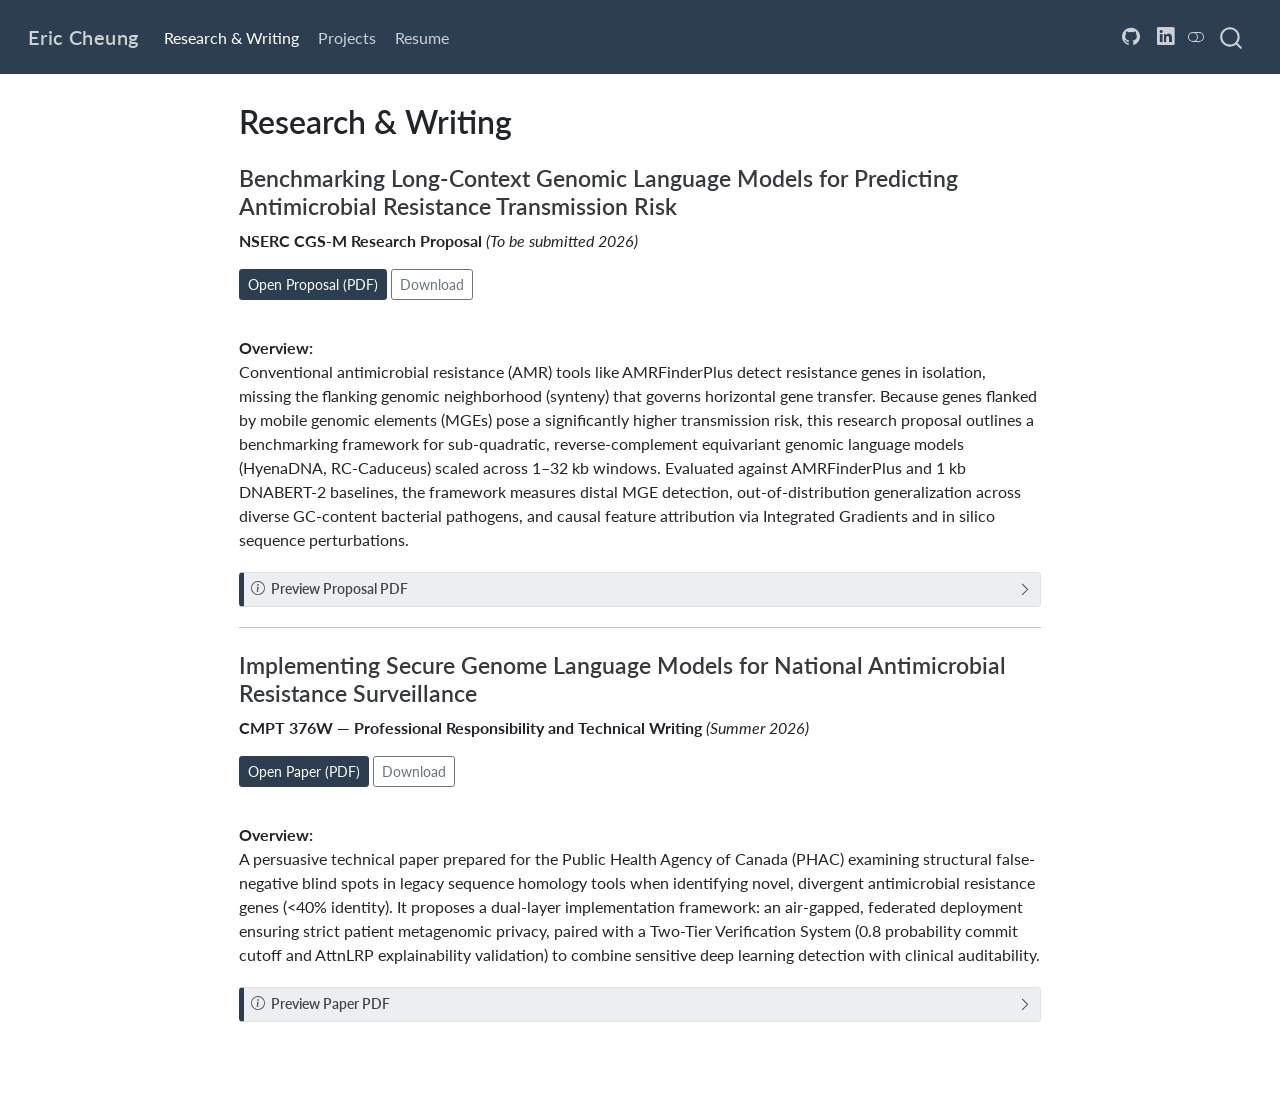
<file: docs/research.html>
<!DOCTYPE html>
<html xmlns="http://www.w3.org/1999/xhtml" lang="en" xml:lang="en"><head>

<meta charset="utf-8">
<meta name="generator" content="quarto-1.10.19">

<meta name="viewport" content="width=device-width, initial-scale=1.0, user-scalable=yes">


<title>Research &amp; Writing – Eric Cheung</title>
<style>
/* Default styles provided by pandoc.
** See https://pandoc.org/MANUAL.html#variables-for-html for config info.
*/
span.smallcaps{font-variant: small-caps;}
div.columns{display: flex; gap: 1.5em;}
div.column{flex: auto;}
@media screen {
div.columns{gap: min(4vw, 1.5em);}
div.column{overflow-x: auto;}
}
div.hanging-indent{margin-left: 1.5em; text-indent: -1.5em;}
ul.task-list{list-style: none;}
ul.task-list li input[type="checkbox"] {
  width: 0.8em;
  margin: 0 0.8em 0.2em -1em; /* quarto-specific, see https://github.com/quarto-dev/quarto-cli/issues/4556 */ 
  vertical-align: middle;
}
</style>


<script src="site_libs/quarto-nav/quarto-nav.js"></script>
<script src="site_libs/quarto-nav/headroom.min.js"></script>
<script src="site_libs/clipboard/clipboard.min.js"></script>
<script src="site_libs/quarto-search/autocomplete.umd.js"></script>
<script src="site_libs/quarto-search/fuse.min.js"></script>
<script src="site_libs/quarto-search/quarto-search.js"></script>
<meta name="quarto:offset" content="./">
<script src="site_libs/quarto-html/quarto.js" type="module"></script>
<script src="site_libs/quarto-html/tabsets/tabsets.js" type="module"></script>
<script src="site_libs/quarto-html/popper.min.js"></script>
<script src="site_libs/quarto-html/tippy.umd.min.js"></script>
<script src="site_libs/quarto-html/anchor.min.js"></script>
<link href="site_libs/quarto-html/tippy.css" rel="stylesheet">
<link href="site_libs/quarto-html/quarto-syntax-highlighting-bf27225e3a48a9273f3daa8f8e829971.css" rel="stylesheet" class="quarto-color-scheme" id="quarto-text-highlighting-styles">
<link href="site_libs/quarto-html/quarto-syntax-highlighting-dark-b626d73c4c936ccc3cb08be7d45d1df6.css" rel="stylesheet" class="quarto-color-scheme quarto-color-alternate" id="quarto-text-highlighting-styles">
<link href="site_libs/quarto-html/quarto-syntax-highlighting-bf27225e3a48a9273f3daa8f8e829971.css" rel="stylesheet" class="quarto-color-scheme-extra" id="quarto-text-highlighting-styles">
<script src="site_libs/bootstrap/bootstrap.min.js"></script>
<link href="site_libs/bootstrap/bootstrap-icons.css" rel="stylesheet">
<link href="site_libs/bootstrap/bootstrap-92404dd89b1444827012a9e3a58cda88.min.css" rel="stylesheet" append-hash="true" class="quarto-color-scheme" id="quarto-bootstrap" data-mode="light">
<link href="site_libs/bootstrap/bootstrap-dark-8b348f4b4b74a528bf910da1e8c5139e.min.css" rel="stylesheet" append-hash="true" class="quarto-color-scheme quarto-color-alternate" id="quarto-bootstrap" data-mode="dark">
<link href="site_libs/bootstrap/bootstrap-92404dd89b1444827012a9e3a58cda88.min.css" rel="stylesheet" append-hash="true" class="quarto-color-scheme-extra" id="quarto-bootstrap" data-mode="light">
<script id="quarto-search-options" type="application/json">{
  "location": "navbar",
  "copy-button": false,
  "collapse-after": 3,
  "panel-placement": "end",
  "type": "overlay",
  "limit": 50,
  "keyboard-shortcut": [
    "f",
    "/",
    "s"
  ],
  "show-item-context": false,
  "language": {
    "search-no-results-text": "No results",
    "search-matching-documents-text": "matching documents",
    "search-copy-link-title": "Copy link to search",
    "search-hide-matches-text": "Hide additional matches",
    "search-more-match-text": "more match in this document",
    "search-more-matches-text": "more matches in this document",
    "search-clear-button-title": "Clear",
    "search-text-placeholder": "",
    "search-detached-cancel-button-title": "Cancel",
    "search-submit-button-title": "Submit",
    "search-label": "Search"
  }
}</script>


<link rel="stylesheet" href="styles.css">
</head>

<body class="nav-fixed fullcontent quarto-light"><script id="quarto-html-before-body" type="application/javascript">
    const toggleBodyColorMode = (bsSheetEl) => {
      const mode = bsSheetEl.getAttribute("data-mode");
      const bodyEl = window.document.querySelector("body");
      if (mode === "dark") {
        bodyEl.classList.add("quarto-dark");
        bodyEl.classList.remove("quarto-light");
      } else {
        bodyEl.classList.add("quarto-light");
        bodyEl.classList.remove("quarto-dark");
      }
    }
    const toggleBodyColorPrimary = () => {
      const bsSheetEl = window.document.querySelector("link#quarto-bootstrap:not([rel=disabled-stylesheet])");
      if (bsSheetEl) {
        toggleBodyColorMode(bsSheetEl);
      }
    }
    const setColorSchemeToggle = (alternate) => {
      const toggles = window.document.querySelectorAll('.quarto-color-scheme-toggle');
      for (let i=0; i < toggles.length; i++) {
        const toggle = toggles[i];
        if (toggle) {
          if (alternate) {
            toggle.classList.add("alternate");
          } else {
            toggle.classList.remove("alternate");
          }
        }
      }
    };
    const toggleColorMode = (alternate) => {
      // Switch the stylesheets
      const primaryStylesheets = window.document.querySelectorAll('link.quarto-color-scheme:not(.quarto-color-alternate)');
      const alternateStylesheets = window.document.querySelectorAll('link.quarto-color-scheme.quarto-color-alternate');
      manageTransitions('#quarto-margin-sidebar .nav-link', false);
      if (alternate) {
        // note: dark is layered on light, we don't disable primary!
        enableStylesheet(alternateStylesheets);
        for (const sheetNode of alternateStylesheets) {
          if (sheetNode.id === "quarto-bootstrap") {
            toggleBodyColorMode(sheetNode);
          }
        }
      } else {
        disableStylesheet(alternateStylesheets);
        enableStylesheet(primaryStylesheets)
        toggleBodyColorPrimary();
      }
      manageTransitions('#quarto-margin-sidebar .nav-link', true);
      // Switch the toggles
      setColorSchemeToggle(alternate)
      // Hack to workaround the fact that safari doesn't
      // properly recolor the scrollbar when toggling (#1455)
      if (navigator.userAgent.indexOf('Safari') > 0 && navigator.userAgent.indexOf('Chrome') == -1) {
        manageTransitions("body", false);
        window.scrollTo(0, 1);
        setTimeout(() => {
          window.scrollTo(0, 0);
          manageTransitions("body", true);
        }, 40);
      }
    }
    const disableStylesheet = (stylesheets) => {
      for (let i=0; i < stylesheets.length; i++) {
        const stylesheet = stylesheets[i];
        stylesheet.rel = 'disabled-stylesheet';
      }
    }
    const enableStylesheet = (stylesheets) => {
      for (let i=0; i < stylesheets.length; i++) {
        const stylesheet = stylesheets[i];
        if(stylesheet.rel !== 'stylesheet') { // for Chrome, which will still FOUC without this check
          stylesheet.rel = 'stylesheet';
        }
      }
    }
    const manageTransitions = (selector, allowTransitions) => {
      const els = window.document.querySelectorAll(selector);
      for (let i=0; i < els.length; i++) {
        const el = els[i];
        if (allowTransitions) {
          el.classList.remove('notransition');
        } else {
          el.classList.add('notransition');
        }
      }
    }
    const isFileUrl = () => {
      return window.location.protocol === 'file:';
    }
    const hasAlternateSentinel = () => {
      let styleSentinel = getColorSchemeSentinel();
      if (styleSentinel !== null) {
        return styleSentinel === "alternate";
      } else {
        return false;
      }
    }
    const setStyleSentinel = (alternate) => {
      const value = alternate ? "alternate" : "default";
      if (!isFileUrl()) {
        window.localStorage.setItem("quarto-color-scheme", value);
      } else {
        localAlternateSentinel = value;
      }
    }
    const getColorSchemeSentinel = () => {
      if (!isFileUrl()) {
        const storageValue = window.localStorage.getItem("quarto-color-scheme");
        return storageValue != null ? storageValue : localAlternateSentinel;
      } else {
        return localAlternateSentinel;
      }
    }
    const toggleGiscusIfUsed = (isAlternate, darkModeDefault) => {
      const baseTheme = document.querySelector('#giscus-base-theme')?.value ?? 'light';
      const alternateTheme = document.querySelector('#giscus-alt-theme')?.value ?? 'dark';
      let newTheme = '';
      if(authorPrefersDark) {
        newTheme = isAlternate ? baseTheme : alternateTheme;
      } else {
        newTheme = isAlternate ? alternateTheme : baseTheme;
      }
      const changeGiscusTheme = () => {
        // From: https://github.com/giscus/giscus/issues/336
        const sendMessage = (message) => {
          const iframe = document.querySelector('iframe.giscus-frame');
          if (!iframe) return;
          iframe.contentWindow.postMessage({ giscus: message }, 'https://giscus.app');
        }
        sendMessage({
          setConfig: {
            theme: newTheme
          }
        });
      }
      const isGiscussLoaded = window.document.querySelector('iframe.giscus-frame') !== null;
      if (isGiscussLoaded) {
        changeGiscusTheme();
      }
    };
    const authorPrefersDark = false;
    const darkModeDefault = authorPrefersDark;
      document.querySelector('link#quarto-text-highlighting-styles.quarto-color-scheme-extra').rel = 'disabled-stylesheet';
      document.querySelector('link#quarto-bootstrap.quarto-color-scheme-extra').rel = 'disabled-stylesheet';
    let localAlternateSentinel = darkModeDefault ? 'alternate' : 'default';
    // Dark / light mode switch
    window.quartoToggleColorScheme = () => {
      // Read the current dark / light value
      let toAlternate = !hasAlternateSentinel();
      toggleColorMode(toAlternate);
      setStyleSentinel(toAlternate);
      toggleGiscusIfUsed(toAlternate, darkModeDefault);
      window.dispatchEvent(new Event('resize'));
    };
    // Switch to dark mode if need be
    if (hasAlternateSentinel()) {
      toggleColorMode(true);
    } else {
      toggleColorMode(false);
    }
  </script>

<div id="quarto-search-results"></div>
  <header id="quarto-header" class="headroom fixed-top">
    <nav class="navbar navbar-expand-lg " data-bs-theme="dark">
      <div class="navbar-container container-fluid">
      <div class="navbar-brand-container mx-auto">
    <a class="navbar-brand" href="./index.html">
    <span class="navbar-title">Eric Cheung</span>
    </a>
  </div>
            <div id="quarto-search" class="" title="Search"></div>
          <button class="navbar-toggler" type="button" data-bs-toggle="collapse" data-bs-target="#navbarCollapse" aria-controls="navbarCollapse" role="menu" aria-expanded="false" aria-label="Toggle navigation" onclick="if (window.quartoToggleHeadroom) { window.quartoToggleHeadroom(); }">
  <span class="navbar-toggler-icon"></span>
</button>
          <div class="collapse navbar-collapse" id="navbarCollapse">
            <ul class="navbar-nav navbar-nav-scroll me-auto">
  <li class="nav-item">
    <a class="nav-link active" href="./research.html" aria-current="page"> 
<span class="menu-text">Research &amp; Writing</span></a>
  </li>  
  <li class="nav-item">
    <a class="nav-link" href="./projects.html"> 
<span class="menu-text">Projects</span></a>
  </li>  
  <li class="nav-item">
    <a class="nav-link" href="./resume.html"> 
<span class="menu-text">Resume</span></a>
  </li>  
</ul>
            <ul class="navbar-nav navbar-nav-scroll ms-auto">
  <li class="nav-item compact">
    <a class="nav-link" href="https://github.com/eric1162004"> <i class="bi bi-github" role="img">
</i> 
<span class="menu-text"></span></a>
  </li>  
  <li class="nav-item compact">
    <a class="nav-link" href="https://linkedin.com/in/eric-cheung-057688221"> <i class="bi bi-linkedin" role="img">
</i> 
<span class="menu-text"></span></a>
  </li>  
</ul>
          </div> <!-- /navcollapse -->
            <div class="quarto-navbar-tools">
  <a href="" class="quarto-color-scheme-toggle quarto-navigation-tool  px-1" onclick="window.quartoToggleColorScheme(); return false;" title="Toggle dark mode"><i class="bi"></i></a>
</div>
      </div> <!-- /container-fluid -->
    </nav>
</header>
<!-- content -->
<div id="quarto-content" class="quarto-container page-columns page-rows-contents page-layout-article page-navbar">
<!-- sidebar -->
<!-- margin-sidebar -->
    
<!-- main -->
<main class="content" id="quarto-document-content">


<header id="title-block-header" class="quarto-title-block default">
<div class="quarto-title">
<h1 class="title">Research &amp; Writing</h1>
</div>



<div class="quarto-title-meta">

    
  
    
  </div>
  


</header>


<section id="benchmarking-long-context-genomic-language-models-for-predicting-antimicrobial-resistance-transmission-risk" class="level3">
<h3 class="anchored" data-anchor-id="benchmarking-long-context-genomic-language-models-for-predicting-antimicrobial-resistance-transmission-risk">Benchmarking Long-Context Genomic Language Models for Predicting Antimicrobial Resistance Transmission Risk</h3>
<p><strong>NSERC CGS-M Research Proposal</strong> <em>(To be submitted 2026)</em></p>
<div style="margin-bottom: 1.25rem; display: flex; gap: 0.5rem; flex-wrap: wrap;">
<p><a class="btn btn-primary btn-sm" href="assets/NSERC_CGS_M_Proposal_Cheung.pdf" target="_blank" role="button">Open Proposal (PDF)</a> <a class="btn btn-outline-secondary btn-sm" href="assets/NSERC_CGS_M_Proposal_Cheung.pdf" download="" role="button">Download</a></p>
</div>
<p><strong>Overview:</strong><br>
Conventional antimicrobial resistance (AMR) tools like AMRFinderPlus detect resistance genes in isolation, missing the flanking genomic neighborhood (synteny) that governs horizontal gene transfer. Because genes flanked by mobile genomic elements (MGEs) pose a significantly higher transmission risk, this research proposal outlines a benchmarking framework for sub-quadratic, reverse-complement equivariant genomic language models (HyenaDNA, RC-Caduceus) scaled across 1–32 kb windows. Evaluated against AMRFinderPlus and 1 kb DNABERT-2 baselines, the framework measures distal MGE detection, out-of-distribution generalization across diverse GC-content bacterial pathogens, and causal feature attribution via Integrated Gradients and in silico sequence perturbations.</p>
<div class="callout callout-style-default callout-note callout-titled">
<div class="callout-header d-flex align-content-center collapsed" data-bs-toggle="collapse" data-bs-target=".callout-1-contents" aria-controls="callout-1" aria-expanded="false" aria-label="Toggle callout">
<div class="callout-icon-container">
<i class="callout-icon"></i>
</div>
<div class="callout-title-container flex-fill">
<span class="screen-reader-only">Note</span>Preview Proposal PDF
</div>
<div class="callout-btn-toggle d-inline-block border-0 py-1 ps-1 pe-0 float-end"><i class="callout-toggle"></i></div>
</div>
<div id="callout-1" class="callout-1-contents callout-collapse collapse">
<div class="callout-body-container callout-body">
<iframe src="assets/NSERC_CGS_M_Proposal_Cheung.pdf" width="100%" height="700px" type="application/pdf">
<p>
Your browser does not support inline PDFs. Please use the button above to view.
</p>
</iframe>
</div>
</div>
</div>
<hr>
</section>
<section id="implementing-secure-genome-language-models-for-national-antimicrobial-resistance-surveillance" class="level3">
<h3 class="anchored" data-anchor-id="implementing-secure-genome-language-models-for-national-antimicrobial-resistance-surveillance">Implementing Secure Genome Language Models for National Antimicrobial Resistance Surveillance</h3>
<p><strong>CMPT 376W — Professional Responsibility and Technical Writing</strong> <em>(Summer 2026)</em></p>
<div style="margin-bottom: 1.25rem; display: flex; gap: 0.5rem; flex-wrap: wrap;">
<p><a class="btn btn-primary btn-sm" href="assets/course_cmpt376w_secure_genome_lm_eric_cheung.pdf" target="_blank" role="button">Open Paper (PDF)</a> <a class="btn btn-outline-secondary btn-sm" href="assets/course_cmpt376w_secure_genome_lm_eric_cheung.pdf" download="" role="button">Download</a></p>
</div>
<p><strong>Overview:</strong><br>
A persuasive technical paper prepared for the Public Health Agency of Canada (PHAC) examining structural false-negative blind spots in legacy sequence homology tools when identifying novel, divergent antimicrobial resistance genes (&lt;40% identity). It proposes a dual-layer implementation framework: an air-gapped, federated deployment ensuring strict patient metagenomic privacy, paired with a Two-Tier Verification System (0.8 probability commit cutoff and AttnLRP explainability validation) to combine sensitive deep learning detection with clinical auditability.</p>
<div class="callout callout-style-default callout-note callout-titled">
<div class="callout-header d-flex align-content-center collapsed" data-bs-toggle="collapse" data-bs-target=".callout-2-contents" aria-controls="callout-2" aria-expanded="false" aria-label="Toggle callout">
<div class="callout-icon-container">
<i class="callout-icon"></i>
</div>
<div class="callout-title-container flex-fill">
<span class="screen-reader-only">Note</span>Preview Paper PDF
</div>
<div class="callout-btn-toggle d-inline-block border-0 py-1 ps-1 pe-0 float-end"><i class="callout-toggle"></i></div>
</div>
<div id="callout-2" class="callout-2-contents callout-collapse collapse">
<div class="callout-body-container callout-body">
<iframe src="assets/course_cmpt376w_secure_genome_lm_eric_cheung.pdf" width="100%" height="700px" type="application/pdf">
<p>
Your browser does not support inline PDFs. Please use the button above to view.
</p>
</iframe>
</div>
</div>
</div>


</section>

</main> <!-- /main -->
<script id="quarto-html-after-body" type="application/javascript">
  window.document.addEventListener("DOMContentLoaded", function (event) {
    // Ensure there is a toggle, if there isn't float one in the top right
    if (window.document.querySelector('.quarto-color-scheme-toggle') === null) {
      const a = window.document.createElement('a');
      a.classList.add('top-right');
      a.classList.add('quarto-color-scheme-toggle');
      a.href = "";
      a.onclick = function() { try { window.quartoToggleColorScheme(); } catch {} return false; };
      const i = window.document.createElement("i");
      i.classList.add('bi');
      a.appendChild(i);
      window.document.body.appendChild(a);
    }
    setColorSchemeToggle(hasAlternateSentinel())
    const icon = "";
    const anchorJS = new window.AnchorJS();
    anchorJS.options = {
      placement: 'right',
      icon: icon
    };
    anchorJS.add('.anchored');
    const isCodeAnnotation = (el) => {
      for (const clz of el.classList) {
        if (clz.startsWith('code-annotation-')) {                     
          return true;
        }
      }
      return false;
    }
    const onCopySuccess = function(e) {
      // button target
      const button = e.trigger;
      // don't keep focus
      button.blur();
      // flash "checked"
      button.classList.add('code-copy-button-checked');
      var currentTitle = button.getAttribute("title");
      button.setAttribute("title", "Copied!");
      let tooltip;
      if (window.bootstrap) {
        button.setAttribute("data-bs-toggle", "tooltip");
        button.setAttribute("data-bs-placement", "left");
        button.setAttribute("data-bs-title", "Copied!");
        tooltip = new bootstrap.Tooltip(button, 
          { trigger: "manual", 
            customClass: "code-copy-button-tooltip",
            offset: [0, -8]});
        tooltip.show();    
      }
      setTimeout(function() {
        if (tooltip) {
          tooltip.hide();
          button.removeAttribute("data-bs-title");
          button.removeAttribute("data-bs-toggle");
          button.removeAttribute("data-bs-placement");
        }
        button.setAttribute("title", currentTitle);
        button.classList.remove('code-copy-button-checked');
      }, 1000);
      // clear code selection
      e.clearSelection();
    }
    const getTextToCopy = function(trigger) {
      const outerScaffold = trigger.parentElement.cloneNode(true);
      const codeEl = outerScaffold.querySelector('code');
      for (const childEl of codeEl.children) {
        if (isCodeAnnotation(childEl)) {
          childEl.remove();
        }
      }
      return codeEl.innerText;
    }
    const clipboard = new window.ClipboardJS('.code-copy-button:not([data-in-quarto-modal])', {
      text: getTextToCopy
    });
    clipboard.on('success', onCopySuccess);
    if (window.document.getElementById('quarto-embedded-source-code-modal')) {
      const clipboardModal = new window.ClipboardJS('.code-copy-button[data-in-quarto-modal]', {
        text: getTextToCopy,
        container: window.document.getElementById('quarto-embedded-source-code-modal')
      });
      clipboardModal.on('success', onCopySuccess);
    }
      var localhostRegex = new RegExp(/^(?:http|https):\/\/localhost\:?[0-9]*\//);
      var mailtoRegex = new RegExp(/^mailto:/);
        var filterRegex = new RegExp('/' + window.location.host + '/');
      var isInternal = (href) => {
          return filterRegex.test(href) || localhostRegex.test(href) || mailtoRegex.test(href);
      }
      // Inspect non-navigation links and adorn them if external
     var links = window.document.querySelectorAll('a[href]:not(.nav-link):not(.navbar-brand):not(.toc-action):not(.sidebar-link):not(.sidebar-item-toggle):not(.pagination-link):not(.no-external):not([aria-hidden]):not(.dropdown-item):not(.quarto-navigation-tool):not(.about-link)');
      for (var i=0; i<links.length; i++) {
        const link = links[i];
        if (!isInternal(link.href)) {
          // undo the damage that might have been done by quarto-nav.js in the case of
          // links that we want to consider external
          if (link.dataset.originalHref !== undefined) {
            link.href = link.dataset.originalHref;
          }
        }
      }
    function tippyHover(el, contentFn, onTriggerFn, onUntriggerFn) {
      const config = {
        allowHTML: true,
        maxWidth: 500,
        delay: 100,
        arrow: false,
        appendTo: function(el) {
            return el.parentElement;
        },
        interactive: true,
        interactiveBorder: 10,
        theme: 'quarto',
        placement: 'bottom-start',
      };
      if (contentFn) {
        config.content = contentFn;
      }
      if (onTriggerFn) {
        config.onTrigger = onTriggerFn;
      }
      if (onUntriggerFn) {
        config.onUntrigger = onUntriggerFn;
      }
      window.tippy(el, config); 
    }
    const noterefs = window.document.querySelectorAll('a[role="doc-noteref"]');
    for (var i=0; i<noterefs.length; i++) {
      const ref = noterefs[i];
      tippyHover(ref, function() {
        // use id or data attribute instead here
        let href = ref.getAttribute('data-footnote-href') || ref.getAttribute('href');
        try { href = new URL(href).hash; } catch {}
        const id = href.replace(/^#\/?/, "");
        const note = window.document.getElementById(id);
        if (note) {
          return note.innerHTML;
        } else {
          return "";
        }
      });
    }
    const xrefs = window.document.querySelectorAll('a.quarto-xref');
    const processXRef = (id, note) => {
      // Strip column container classes
      const stripColumnClz = (el) => {
        el.classList.remove("page-full", "page-columns");
        if (el.children) {
          for (const child of el.children) {
            stripColumnClz(child);
          }
        }
      }
      stripColumnClz(note)
      if (id === null || id.startsWith('sec-')) {
        // Special case sections, only their first couple elements
        const container = document.createElement("div");
        if (note.children && note.children.length > 2) {
          container.appendChild(note.children[0].cloneNode(true));
          for (let i = 1; i < note.children.length; i++) {
            const child = note.children[i];
            if (child.tagName === "P" && child.innerText === "") {
              continue;
            } else {
              container.appendChild(child.cloneNode(true));
              break;
            }
          }
          if (window.Quarto?.typesetMath) {
            window.Quarto.typesetMath(container);
          }
          return container.innerHTML
        } else {
          if (window.Quarto?.typesetMath) {
            window.Quarto.typesetMath(note);
          }
          return note.innerHTML;
        }
      } else {
        // Remove any anchor links if they are present
        const anchorLink = note.querySelector('a.anchorjs-link');
        if (anchorLink) {
          anchorLink.remove();
        }
        if (window.Quarto?.typesetMath) {
          window.Quarto.typesetMath(note);
        }
        if (note.classList.contains("callout")) {
          return note.outerHTML;
        } else {
          return note.innerHTML;
        }
      }
    }
    for (var i=0; i<xrefs.length; i++) {
      const xref = xrefs[i];
      tippyHover(xref, undefined, function(instance) {
        instance.disable();
        let url = xref.getAttribute('href');
        let hash = undefined; 
        if (url.startsWith('#')) {
          hash = url;
        } else {
          try { hash = new URL(url).hash; } catch {}
        }
        if (hash) {
          const id = hash.replace(/^#\/?/, "");
          const note = window.document.getElementById(id);
          if (note !== null) {
            try {
              const html = processXRef(id, note.cloneNode(true));
              instance.setContent(html);
            } finally {
              instance.enable();
              instance.show();
            }
          } else {
            // See if we can fetch this
            fetch(url.split('#')[0])
            .then(res => res.text())
            .then(html => {
              const parser = new DOMParser();
              const htmlDoc = parser.parseFromString(html, "text/html");
              const note = htmlDoc.getElementById(id);
              if (note !== null) {
                const html = processXRef(id, note);
                instance.setContent(html);
              } 
            }).finally(() => {
              instance.enable();
              instance.show();
            });
          }
        } else {
          // See if we can fetch a full url (with no hash to target)
          // This is a special case and we should probably do some content thinning / targeting
          fetch(url)
          .then(res => res.text())
          .then(html => {
            const parser = new DOMParser();
            const htmlDoc = parser.parseFromString(html, "text/html");
            const note = htmlDoc.querySelector('main.content');
            if (note !== null) {
              // This should only happen for chapter cross references
              // (since there is no id in the URL)
              // remove the first header
              if (note.children.length > 0 && note.children[0].tagName === "HEADER") {
                note.children[0].remove();
              }
              const html = processXRef(null, note);
              instance.setContent(html);
            } 
          }).finally(() => {
            instance.enable();
            instance.show();
          });
        }
      }, function(instance) {
      });
    }
        let selectedAnnoteEl;
        const selectorForAnnotation = ( cell, annotation) => {
          let cellAttr = 'data-code-cell="' + cell + '"';
          let lineAttr = 'data-code-annotation="' +  annotation + '"';
          const selector = 'span[' + cellAttr + '][' + lineAttr + ']';
          return selector;
        }
        const selectCodeLines = (annoteEl) => {
          const doc = window.document;
          const targetCell = annoteEl.getAttribute("data-target-cell");
          const targetAnnotation = annoteEl.getAttribute("data-target-annotation");
          const annoteSpan = window.document.querySelector(selectorForAnnotation(targetCell, targetAnnotation));
          const lines = annoteSpan.getAttribute("data-code-lines").split(",");
          const lineIds = lines.map((line) => {
            return targetCell + "-" + line;
          })
          let top = null;
          let height = null;
          let parent = null;
          if (lineIds.length > 0) {
              //compute the position of the single el (top and bottom and make a div)
              const el = window.document.getElementById(lineIds[0]);
              top = el.offsetTop;
              height = el.offsetHeight;
              parent = el.parentElement.parentElement;
            if (lineIds.length > 1) {
              const lastEl = window.document.getElementById(lineIds[lineIds.length - 1]);
              const bottom = lastEl.offsetTop + lastEl.offsetHeight;
              height = bottom - top;
            }
            if (top !== null && height !== null && parent !== null) {
              // cook up a div (if necessary) and position it 
              let div = window.document.getElementById("code-annotation-line-highlight");
              if (div === null) {
                div = window.document.createElement("div");
                div.setAttribute("id", "code-annotation-line-highlight");
                div.style.position = 'absolute';
                parent.appendChild(div);
              }
              div.style.top = top - 2 + "px";
              div.style.height = height + 4 + "px";
              div.style.left = 0;
              let gutterDiv = window.document.getElementById("code-annotation-line-highlight-gutter");
              if (gutterDiv === null) {
                gutterDiv = window.document.createElement("div");
                gutterDiv.setAttribute("id", "code-annotation-line-highlight-gutter");
                gutterDiv.style.position = 'absolute';
                const codeCell = window.document.getElementById(targetCell);
                const gutter = codeCell.querySelector('.code-annotation-gutter');
                gutter.appendChild(gutterDiv);
              }
              gutterDiv.style.top = top - 2 + "px";
              gutterDiv.style.height = height + 4 + "px";
            }
            selectedAnnoteEl = annoteEl;
          }
        };
        const unselectCodeLines = () => {
          const elementsIds = ["code-annotation-line-highlight", "code-annotation-line-highlight-gutter"];
          elementsIds.forEach((elId) => {
            const div = window.document.getElementById(elId);
            if (div) {
              div.remove();
            }
          });
          selectedAnnoteEl = undefined;
        };
          // Handle positioning of the toggle
      window.addEventListener(
        "resize",
        throttle(() => {
          elRect = undefined;
          if (selectedAnnoteEl) {
            selectCodeLines(selectedAnnoteEl);
          }
        }, 10)
      );
      function throttle(fn, ms) {
      let throttle = false;
      let timer;
        return (...args) => {
          if(!throttle) { // first call gets through
              fn.apply(this, args);
              throttle = true;
          } else { // all the others get throttled
              if(timer) clearTimeout(timer); // cancel #2
              timer = setTimeout(() => {
                fn.apply(this, args);
                timer = throttle = false;
              }, ms);
          }
        };
      }
        // Attach click handler to the DT
        const annoteDls = window.document.querySelectorAll('dt[data-target-cell]');
        for (const annoteDlNode of annoteDls) {
          annoteDlNode.addEventListener('click', (event) => {
            const clickedEl = event.target;
            if (clickedEl !== selectedAnnoteEl) {
              unselectCodeLines();
              const activeEl = window.document.querySelector('dt[data-target-cell].code-annotation-active');
              if (activeEl) {
                activeEl.classList.remove('code-annotation-active');
              }
              selectCodeLines(clickedEl);
              clickedEl.classList.add('code-annotation-active');
            } else {
              // Unselect the line
              unselectCodeLines();
              clickedEl.classList.remove('code-annotation-active');
            }
          });
        }
    const findCites = (el) => {
      const parentEl = el.parentElement;
      if (parentEl) {
        const cites = parentEl.dataset.cites;
        if (cites) {
          return {
            el,
            cites: cites.split(' ')
          };
        } else {
          return findCites(el.parentElement)
        }
      } else {
        return undefined;
      }
    };
    var bibliorefs = window.document.querySelectorAll('a[role="doc-biblioref"]');
    for (var i=0; i<bibliorefs.length; i++) {
      const ref = bibliorefs[i];
      const citeInfo = findCites(ref);
      if (citeInfo) {
        tippyHover(citeInfo.el, function() {
          var popup = window.document.createElement('div');
          citeInfo.cites.forEach(function(cite) {
            var citeDiv = window.document.createElement('div');
            citeDiv.classList.add('hanging-indent');
            citeDiv.classList.add('csl-entry');
            var biblioDiv = window.document.getElementById('ref-' + cite);
            if (biblioDiv) {
              citeDiv.innerHTML = biblioDiv.innerHTML;
            }
            popup.appendChild(citeDiv);
          });
          return popup.innerHTML;
        });
      }
    }
  });
  </script>
</div> <!-- /content -->




</body></html>
</file>
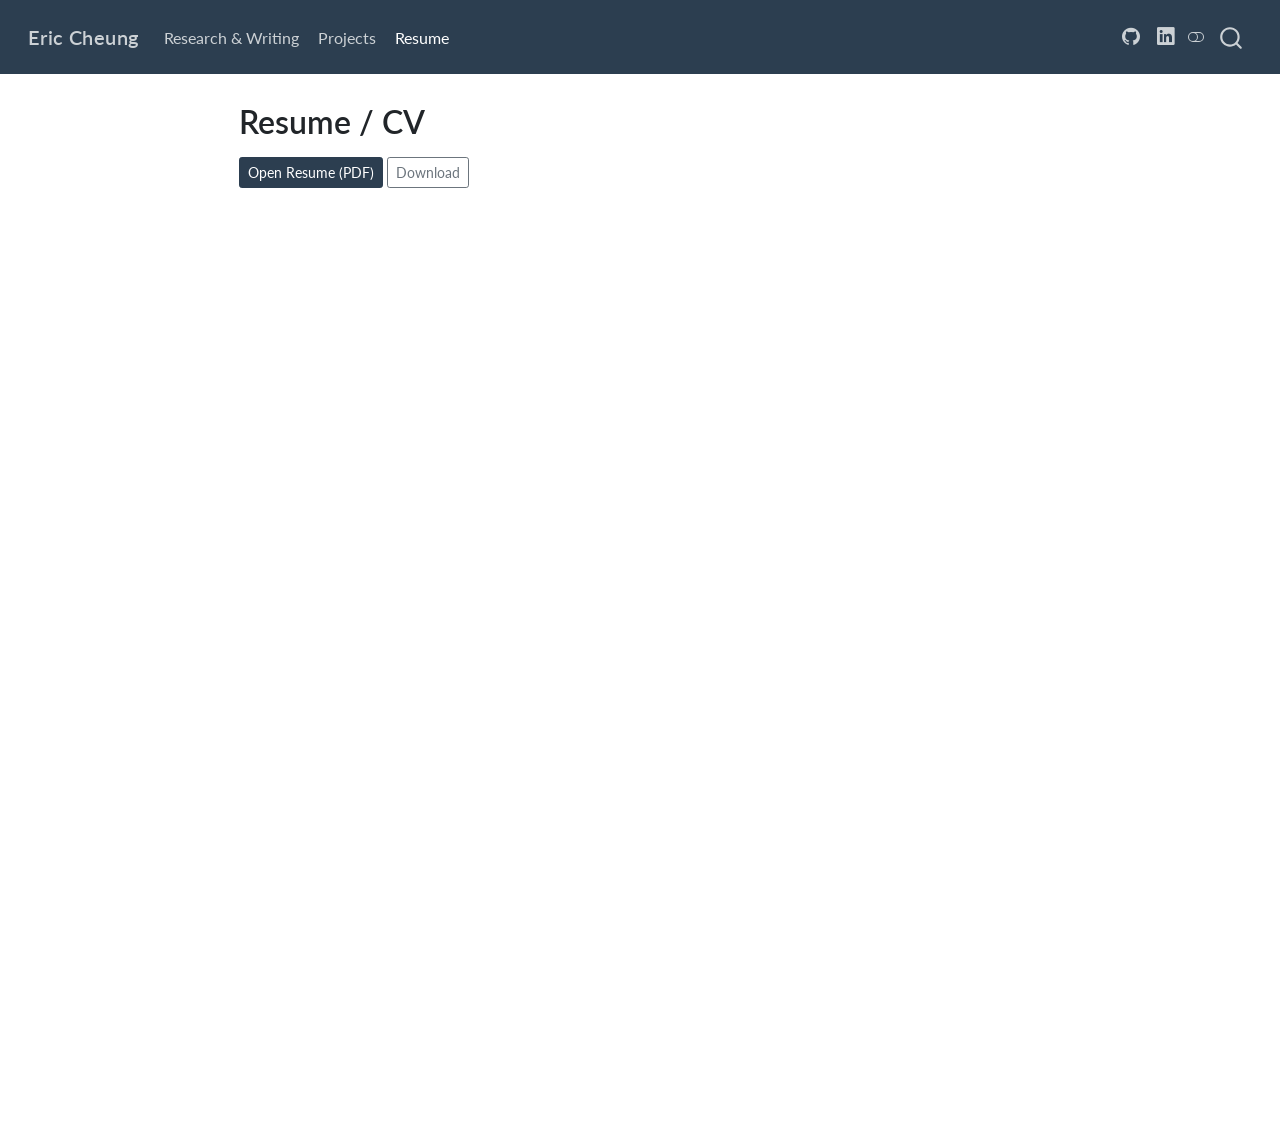
<file: docs/resume.html>
<!DOCTYPE html>
<html xmlns="http://www.w3.org/1999/xhtml" lang="en" xml:lang="en"><head>

<meta charset="utf-8">
<meta name="generator" content="quarto-1.10.19">

<meta name="viewport" content="width=device-width, initial-scale=1.0, user-scalable=yes">


<title>Resume / CV – Eric Cheung</title>
<style>
/* Default styles provided by pandoc.
** See https://pandoc.org/MANUAL.html#variables-for-html for config info.
*/
span.smallcaps{font-variant: small-caps;}
div.columns{display: flex; gap: 1.5em;}
div.column{flex: auto;}
@media screen {
div.columns{gap: min(4vw, 1.5em);}
div.column{overflow-x: auto;}
}
div.hanging-indent{margin-left: 1.5em; text-indent: -1.5em;}
ul.task-list{list-style: none;}
ul.task-list li input[type="checkbox"] {
  width: 0.8em;
  margin: 0 0.8em 0.2em -1em; /* quarto-specific, see https://github.com/quarto-dev/quarto-cli/issues/4556 */ 
  vertical-align: middle;
}
</style>


<script src="site_libs/quarto-nav/quarto-nav.js"></script>
<script src="site_libs/quarto-nav/headroom.min.js"></script>
<script src="site_libs/clipboard/clipboard.min.js"></script>
<script src="site_libs/quarto-search/autocomplete.umd.js"></script>
<script src="site_libs/quarto-search/fuse.min.js"></script>
<script src="site_libs/quarto-search/quarto-search.js"></script>
<meta name="quarto:offset" content="./">
<script src="site_libs/quarto-html/quarto.js" type="module"></script>
<script src="site_libs/quarto-html/tabsets/tabsets.js" type="module"></script>
<script src="site_libs/quarto-html/popper.min.js"></script>
<script src="site_libs/quarto-html/tippy.umd.min.js"></script>
<script src="site_libs/quarto-html/anchor.min.js"></script>
<link href="site_libs/quarto-html/tippy.css" rel="stylesheet">
<link href="site_libs/quarto-html/quarto-syntax-highlighting-bf27225e3a48a9273f3daa8f8e829971.css" rel="stylesheet" class="quarto-color-scheme" id="quarto-text-highlighting-styles">
<link href="site_libs/quarto-html/quarto-syntax-highlighting-dark-b626d73c4c936ccc3cb08be7d45d1df6.css" rel="stylesheet" class="quarto-color-scheme quarto-color-alternate" id="quarto-text-highlighting-styles">
<link href="site_libs/quarto-html/quarto-syntax-highlighting-bf27225e3a48a9273f3daa8f8e829971.css" rel="stylesheet" class="quarto-color-scheme-extra" id="quarto-text-highlighting-styles">
<script src="site_libs/bootstrap/bootstrap.min.js"></script>
<link href="site_libs/bootstrap/bootstrap-icons.css" rel="stylesheet">
<link href="site_libs/bootstrap/bootstrap-92404dd89b1444827012a9e3a58cda88.min.css" rel="stylesheet" append-hash="true" class="quarto-color-scheme" id="quarto-bootstrap" data-mode="light">
<link href="site_libs/bootstrap/bootstrap-dark-8b348f4b4b74a528bf910da1e8c5139e.min.css" rel="stylesheet" append-hash="true" class="quarto-color-scheme quarto-color-alternate" id="quarto-bootstrap" data-mode="dark">
<link href="site_libs/bootstrap/bootstrap-92404dd89b1444827012a9e3a58cda88.min.css" rel="stylesheet" append-hash="true" class="quarto-color-scheme-extra" id="quarto-bootstrap" data-mode="light">
<script id="quarto-search-options" type="application/json">{
  "location": "navbar",
  "copy-button": false,
  "collapse-after": 3,
  "panel-placement": "end",
  "type": "overlay",
  "limit": 50,
  "keyboard-shortcut": [
    "f",
    "/",
    "s"
  ],
  "show-item-context": false,
  "language": {
    "search-no-results-text": "No results",
    "search-matching-documents-text": "matching documents",
    "search-copy-link-title": "Copy link to search",
    "search-hide-matches-text": "Hide additional matches",
    "search-more-match-text": "more match in this document",
    "search-more-matches-text": "more matches in this document",
    "search-clear-button-title": "Clear",
    "search-text-placeholder": "",
    "search-detached-cancel-button-title": "Cancel",
    "search-submit-button-title": "Submit",
    "search-label": "Search"
  }
}</script>


<link rel="stylesheet" href="styles.css">
</head>

<body class="nav-fixed fullcontent quarto-light"><script id="quarto-html-before-body" type="application/javascript">
    const toggleBodyColorMode = (bsSheetEl) => {
      const mode = bsSheetEl.getAttribute("data-mode");
      const bodyEl = window.document.querySelector("body");
      if (mode === "dark") {
        bodyEl.classList.add("quarto-dark");
        bodyEl.classList.remove("quarto-light");
      } else {
        bodyEl.classList.add("quarto-light");
        bodyEl.classList.remove("quarto-dark");
      }
    }
    const toggleBodyColorPrimary = () => {
      const bsSheetEl = window.document.querySelector("link#quarto-bootstrap:not([rel=disabled-stylesheet])");
      if (bsSheetEl) {
        toggleBodyColorMode(bsSheetEl);
      }
    }
    const setColorSchemeToggle = (alternate) => {
      const toggles = window.document.querySelectorAll('.quarto-color-scheme-toggle');
      for (let i=0; i < toggles.length; i++) {
        const toggle = toggles[i];
        if (toggle) {
          if (alternate) {
            toggle.classList.add("alternate");
          } else {
            toggle.classList.remove("alternate");
          }
        }
      }
    };
    const toggleColorMode = (alternate) => {
      // Switch the stylesheets
      const primaryStylesheets = window.document.querySelectorAll('link.quarto-color-scheme:not(.quarto-color-alternate)');
      const alternateStylesheets = window.document.querySelectorAll('link.quarto-color-scheme.quarto-color-alternate');
      manageTransitions('#quarto-margin-sidebar .nav-link', false);
      if (alternate) {
        // note: dark is layered on light, we don't disable primary!
        enableStylesheet(alternateStylesheets);
        for (const sheetNode of alternateStylesheets) {
          if (sheetNode.id === "quarto-bootstrap") {
            toggleBodyColorMode(sheetNode);
          }
        }
      } else {
        disableStylesheet(alternateStylesheets);
        enableStylesheet(primaryStylesheets)
        toggleBodyColorPrimary();
      }
      manageTransitions('#quarto-margin-sidebar .nav-link', true);
      // Switch the toggles
      setColorSchemeToggle(alternate)
      // Hack to workaround the fact that safari doesn't
      // properly recolor the scrollbar when toggling (#1455)
      if (navigator.userAgent.indexOf('Safari') > 0 && navigator.userAgent.indexOf('Chrome') == -1) {
        manageTransitions("body", false);
        window.scrollTo(0, 1);
        setTimeout(() => {
          window.scrollTo(0, 0);
          manageTransitions("body", true);
        }, 40);
      }
    }
    const disableStylesheet = (stylesheets) => {
      for (let i=0; i < stylesheets.length; i++) {
        const stylesheet = stylesheets[i];
        stylesheet.rel = 'disabled-stylesheet';
      }
    }
    const enableStylesheet = (stylesheets) => {
      for (let i=0; i < stylesheets.length; i++) {
        const stylesheet = stylesheets[i];
        if(stylesheet.rel !== 'stylesheet') { // for Chrome, which will still FOUC without this check
          stylesheet.rel = 'stylesheet';
        }
      }
    }
    const manageTransitions = (selector, allowTransitions) => {
      const els = window.document.querySelectorAll(selector);
      for (let i=0; i < els.length; i++) {
        const el = els[i];
        if (allowTransitions) {
          el.classList.remove('notransition');
        } else {
          el.classList.add('notransition');
        }
      }
    }
    const isFileUrl = () => {
      return window.location.protocol === 'file:';
    }
    const hasAlternateSentinel = () => {
      let styleSentinel = getColorSchemeSentinel();
      if (styleSentinel !== null) {
        return styleSentinel === "alternate";
      } else {
        return false;
      }
    }
    const setStyleSentinel = (alternate) => {
      const value = alternate ? "alternate" : "default";
      if (!isFileUrl()) {
        window.localStorage.setItem("quarto-color-scheme", value);
      } else {
        localAlternateSentinel = value;
      }
    }
    const getColorSchemeSentinel = () => {
      if (!isFileUrl()) {
        const storageValue = window.localStorage.getItem("quarto-color-scheme");
        return storageValue != null ? storageValue : localAlternateSentinel;
      } else {
        return localAlternateSentinel;
      }
    }
    const toggleGiscusIfUsed = (isAlternate, darkModeDefault) => {
      const baseTheme = document.querySelector('#giscus-base-theme')?.value ?? 'light';
      const alternateTheme = document.querySelector('#giscus-alt-theme')?.value ?? 'dark';
      let newTheme = '';
      if(authorPrefersDark) {
        newTheme = isAlternate ? baseTheme : alternateTheme;
      } else {
        newTheme = isAlternate ? alternateTheme : baseTheme;
      }
      const changeGiscusTheme = () => {
        // From: https://github.com/giscus/giscus/issues/336
        const sendMessage = (message) => {
          const iframe = document.querySelector('iframe.giscus-frame');
          if (!iframe) return;
          iframe.contentWindow.postMessage({ giscus: message }, 'https://giscus.app');
        }
        sendMessage({
          setConfig: {
            theme: newTheme
          }
        });
      }
      const isGiscussLoaded = window.document.querySelector('iframe.giscus-frame') !== null;
      if (isGiscussLoaded) {
        changeGiscusTheme();
      }
    };
    const authorPrefersDark = false;
    const darkModeDefault = authorPrefersDark;
      document.querySelector('link#quarto-text-highlighting-styles.quarto-color-scheme-extra').rel = 'disabled-stylesheet';
      document.querySelector('link#quarto-bootstrap.quarto-color-scheme-extra').rel = 'disabled-stylesheet';
    let localAlternateSentinel = darkModeDefault ? 'alternate' : 'default';
    // Dark / light mode switch
    window.quartoToggleColorScheme = () => {
      // Read the current dark / light value
      let toAlternate = !hasAlternateSentinel();
      toggleColorMode(toAlternate);
      setStyleSentinel(toAlternate);
      toggleGiscusIfUsed(toAlternate, darkModeDefault);
      window.dispatchEvent(new Event('resize'));
    };
    // Switch to dark mode if need be
    if (hasAlternateSentinel()) {
      toggleColorMode(true);
    } else {
      toggleColorMode(false);
    }
  </script>

<div id="quarto-search-results"></div>
  <header id="quarto-header" class="headroom fixed-top">
    <nav class="navbar navbar-expand-lg " data-bs-theme="dark">
      <div class="navbar-container container-fluid">
      <div class="navbar-brand-container mx-auto">
    <a class="navbar-brand" href="./index.html">
    <span class="navbar-title">Eric Cheung</span>
    </a>
  </div>
            <div id="quarto-search" class="" title="Search"></div>
          <button class="navbar-toggler" type="button" data-bs-toggle="collapse" data-bs-target="#navbarCollapse" aria-controls="navbarCollapse" role="menu" aria-expanded="false" aria-label="Toggle navigation" onclick="if (window.quartoToggleHeadroom) { window.quartoToggleHeadroom(); }">
  <span class="navbar-toggler-icon"></span>
</button>
          <div class="collapse navbar-collapse" id="navbarCollapse">
            <ul class="navbar-nav navbar-nav-scroll me-auto">
  <li class="nav-item">
    <a class="nav-link" href="./research.html"> 
<span class="menu-text">Research &amp; Writing</span></a>
  </li>  
  <li class="nav-item">
    <a class="nav-link" href="./projects.html"> 
<span class="menu-text">Projects</span></a>
  </li>  
  <li class="nav-item">
    <a class="nav-link active" href="./resume.html" aria-current="page"> 
<span class="menu-text">Resume</span></a>
  </li>  
</ul>
            <ul class="navbar-nav navbar-nav-scroll ms-auto">
  <li class="nav-item compact">
    <a class="nav-link" href="https://github.com/eric1162004"> <i class="bi bi-github" role="img">
</i> 
<span class="menu-text"></span></a>
  </li>  
  <li class="nav-item compact">
    <a class="nav-link" href="https://linkedin.com/in/eric-cheung-057688221"> <i class="bi bi-linkedin" role="img">
</i> 
<span class="menu-text"></span></a>
  </li>  
</ul>
          </div> <!-- /navcollapse -->
            <div class="quarto-navbar-tools">
  <a href="" class="quarto-color-scheme-toggle quarto-navigation-tool  px-1" onclick="window.quartoToggleColorScheme(); return false;" title="Toggle dark mode"><i class="bi"></i></a>
</div>
      </div> <!-- /container-fluid -->
    </nav>
</header>
<!-- content -->
<div id="quarto-content" class="quarto-container page-columns page-rows-contents page-layout-article page-navbar">
<!-- sidebar -->
<!-- margin-sidebar -->
    
<!-- main -->
<main class="content" id="quarto-document-content">


<header id="title-block-header" class="quarto-title-block default">
<div class="quarto-title">
<h1 class="title">Resume / CV</h1>
</div>



<div class="quarto-title-meta">

    
  
    
  </div>
  


</header>


<div style="margin-bottom: 1.25rem; display: flex; gap: 0.5rem; flex-wrap: wrap;">
<p><a class="btn btn-primary btn-sm" href="assets/resume_eric_cheung_.pdf" target="_blank" role="button">Open Resume (PDF)</a> <a class="btn btn-outline-secondary btn-sm" href="assets/resume_eric_cheung_.pdf" download="" role="button">Download</a></p>
</div>
<iframe src="assets/resume_eric_cheung_.pdf" width="100%" height="800px" type="application/pdf">
</iframe>



</main> <!-- /main -->
<script id="quarto-html-after-body" type="application/javascript">
  window.document.addEventListener("DOMContentLoaded", function (event) {
    // Ensure there is a toggle, if there isn't float one in the top right
    if (window.document.querySelector('.quarto-color-scheme-toggle') === null) {
      const a = window.document.createElement('a');
      a.classList.add('top-right');
      a.classList.add('quarto-color-scheme-toggle');
      a.href = "";
      a.onclick = function() { try { window.quartoToggleColorScheme(); } catch {} return false; };
      const i = window.document.createElement("i");
      i.classList.add('bi');
      a.appendChild(i);
      window.document.body.appendChild(a);
    }
    setColorSchemeToggle(hasAlternateSentinel())
    const icon = "";
    const anchorJS = new window.AnchorJS();
    anchorJS.options = {
      placement: 'right',
      icon: icon
    };
    anchorJS.add('.anchored');
    const isCodeAnnotation = (el) => {
      for (const clz of el.classList) {
        if (clz.startsWith('code-annotation-')) {                     
          return true;
        }
      }
      return false;
    }
    const onCopySuccess = function(e) {
      // button target
      const button = e.trigger;
      // don't keep focus
      button.blur();
      // flash "checked"
      button.classList.add('code-copy-button-checked');
      var currentTitle = button.getAttribute("title");
      button.setAttribute("title", "Copied!");
      let tooltip;
      if (window.bootstrap) {
        button.setAttribute("data-bs-toggle", "tooltip");
        button.setAttribute("data-bs-placement", "left");
        button.setAttribute("data-bs-title", "Copied!");
        tooltip = new bootstrap.Tooltip(button, 
          { trigger: "manual", 
            customClass: "code-copy-button-tooltip",
            offset: [0, -8]});
        tooltip.show();    
      }
      setTimeout(function() {
        if (tooltip) {
          tooltip.hide();
          button.removeAttribute("data-bs-title");
          button.removeAttribute("data-bs-toggle");
          button.removeAttribute("data-bs-placement");
        }
        button.setAttribute("title", currentTitle);
        button.classList.remove('code-copy-button-checked');
      }, 1000);
      // clear code selection
      e.clearSelection();
    }
    const getTextToCopy = function(trigger) {
      const outerScaffold = trigger.parentElement.cloneNode(true);
      const codeEl = outerScaffold.querySelector('code');
      for (const childEl of codeEl.children) {
        if (isCodeAnnotation(childEl)) {
          childEl.remove();
        }
      }
      return codeEl.innerText;
    }
    const clipboard = new window.ClipboardJS('.code-copy-button:not([data-in-quarto-modal])', {
      text: getTextToCopy
    });
    clipboard.on('success', onCopySuccess);
    if (window.document.getElementById('quarto-embedded-source-code-modal')) {
      const clipboardModal = new window.ClipboardJS('.code-copy-button[data-in-quarto-modal]', {
        text: getTextToCopy,
        container: window.document.getElementById('quarto-embedded-source-code-modal')
      });
      clipboardModal.on('success', onCopySuccess);
    }
      var localhostRegex = new RegExp(/^(?:http|https):\/\/localhost\:?[0-9]*\//);
      var mailtoRegex = new RegExp(/^mailto:/);
        var filterRegex = new RegExp('/' + window.location.host + '/');
      var isInternal = (href) => {
          return filterRegex.test(href) || localhostRegex.test(href) || mailtoRegex.test(href);
      }
      // Inspect non-navigation links and adorn them if external
     var links = window.document.querySelectorAll('a[href]:not(.nav-link):not(.navbar-brand):not(.toc-action):not(.sidebar-link):not(.sidebar-item-toggle):not(.pagination-link):not(.no-external):not([aria-hidden]):not(.dropdown-item):not(.quarto-navigation-tool):not(.about-link)');
      for (var i=0; i<links.length; i++) {
        const link = links[i];
        if (!isInternal(link.href)) {
          // undo the damage that might have been done by quarto-nav.js in the case of
          // links that we want to consider external
          if (link.dataset.originalHref !== undefined) {
            link.href = link.dataset.originalHref;
          }
        }
      }
    function tippyHover(el, contentFn, onTriggerFn, onUntriggerFn) {
      const config = {
        allowHTML: true,
        maxWidth: 500,
        delay: 100,
        arrow: false,
        appendTo: function(el) {
            return el.parentElement;
        },
        interactive: true,
        interactiveBorder: 10,
        theme: 'quarto',
        placement: 'bottom-start',
      };
      if (contentFn) {
        config.content = contentFn;
      }
      if (onTriggerFn) {
        config.onTrigger = onTriggerFn;
      }
      if (onUntriggerFn) {
        config.onUntrigger = onUntriggerFn;
      }
      window.tippy(el, config); 
    }
    const noterefs = window.document.querySelectorAll('a[role="doc-noteref"]');
    for (var i=0; i<noterefs.length; i++) {
      const ref = noterefs[i];
      tippyHover(ref, function() {
        // use id or data attribute instead here
        let href = ref.getAttribute('data-footnote-href') || ref.getAttribute('href');
        try { href = new URL(href).hash; } catch {}
        const id = href.replace(/^#\/?/, "");
        const note = window.document.getElementById(id);
        if (note) {
          return note.innerHTML;
        } else {
          return "";
        }
      });
    }
    const xrefs = window.document.querySelectorAll('a.quarto-xref');
    const processXRef = (id, note) => {
      // Strip column container classes
      const stripColumnClz = (el) => {
        el.classList.remove("page-full", "page-columns");
        if (el.children) {
          for (const child of el.children) {
            stripColumnClz(child);
          }
        }
      }
      stripColumnClz(note)
      if (id === null || id.startsWith('sec-')) {
        // Special case sections, only their first couple elements
        const container = document.createElement("div");
        if (note.children && note.children.length > 2) {
          container.appendChild(note.children[0].cloneNode(true));
          for (let i = 1; i < note.children.length; i++) {
            const child = note.children[i];
            if (child.tagName === "P" && child.innerText === "") {
              continue;
            } else {
              container.appendChild(child.cloneNode(true));
              break;
            }
          }
          if (window.Quarto?.typesetMath) {
            window.Quarto.typesetMath(container);
          }
          return container.innerHTML
        } else {
          if (window.Quarto?.typesetMath) {
            window.Quarto.typesetMath(note);
          }
          return note.innerHTML;
        }
      } else {
        // Remove any anchor links if they are present
        const anchorLink = note.querySelector('a.anchorjs-link');
        if (anchorLink) {
          anchorLink.remove();
        }
        if (window.Quarto?.typesetMath) {
          window.Quarto.typesetMath(note);
        }
        if (note.classList.contains("callout")) {
          return note.outerHTML;
        } else {
          return note.innerHTML;
        }
      }
    }
    for (var i=0; i<xrefs.length; i++) {
      const xref = xrefs[i];
      tippyHover(xref, undefined, function(instance) {
        instance.disable();
        let url = xref.getAttribute('href');
        let hash = undefined; 
        if (url.startsWith('#')) {
          hash = url;
        } else {
          try { hash = new URL(url).hash; } catch {}
        }
        if (hash) {
          const id = hash.replace(/^#\/?/, "");
          const note = window.document.getElementById(id);
          if (note !== null) {
            try {
              const html = processXRef(id, note.cloneNode(true));
              instance.setContent(html);
            } finally {
              instance.enable();
              instance.show();
            }
          } else {
            // See if we can fetch this
            fetch(url.split('#')[0])
            .then(res => res.text())
            .then(html => {
              const parser = new DOMParser();
              const htmlDoc = parser.parseFromString(html, "text/html");
              const note = htmlDoc.getElementById(id);
              if (note !== null) {
                const html = processXRef(id, note);
                instance.setContent(html);
              } 
            }).finally(() => {
              instance.enable();
              instance.show();
            });
          }
        } else {
          // See if we can fetch a full url (with no hash to target)
          // This is a special case and we should probably do some content thinning / targeting
          fetch(url)
          .then(res => res.text())
          .then(html => {
            const parser = new DOMParser();
            const htmlDoc = parser.parseFromString(html, "text/html");
            const note = htmlDoc.querySelector('main.content');
            if (note !== null) {
              // This should only happen for chapter cross references
              // (since there is no id in the URL)
              // remove the first header
              if (note.children.length > 0 && note.children[0].tagName === "HEADER") {
                note.children[0].remove();
              }
              const html = processXRef(null, note);
              instance.setContent(html);
            } 
          }).finally(() => {
            instance.enable();
            instance.show();
          });
        }
      }, function(instance) {
      });
    }
        let selectedAnnoteEl;
        const selectorForAnnotation = ( cell, annotation) => {
          let cellAttr = 'data-code-cell="' + cell + '"';
          let lineAttr = 'data-code-annotation="' +  annotation + '"';
          const selector = 'span[' + cellAttr + '][' + lineAttr + ']';
          return selector;
        }
        const selectCodeLines = (annoteEl) => {
          const doc = window.document;
          const targetCell = annoteEl.getAttribute("data-target-cell");
          const targetAnnotation = annoteEl.getAttribute("data-target-annotation");
          const annoteSpan = window.document.querySelector(selectorForAnnotation(targetCell, targetAnnotation));
          const lines = annoteSpan.getAttribute("data-code-lines").split(",");
          const lineIds = lines.map((line) => {
            return targetCell + "-" + line;
          })
          let top = null;
          let height = null;
          let parent = null;
          if (lineIds.length > 0) {
              //compute the position of the single el (top and bottom and make a div)
              const el = window.document.getElementById(lineIds[0]);
              top = el.offsetTop;
              height = el.offsetHeight;
              parent = el.parentElement.parentElement;
            if (lineIds.length > 1) {
              const lastEl = window.document.getElementById(lineIds[lineIds.length - 1]);
              const bottom = lastEl.offsetTop + lastEl.offsetHeight;
              height = bottom - top;
            }
            if (top !== null && height !== null && parent !== null) {
              // cook up a div (if necessary) and position it 
              let div = window.document.getElementById("code-annotation-line-highlight");
              if (div === null) {
                div = window.document.createElement("div");
                div.setAttribute("id", "code-annotation-line-highlight");
                div.style.position = 'absolute';
                parent.appendChild(div);
              }
              div.style.top = top - 2 + "px";
              div.style.height = height + 4 + "px";
              div.style.left = 0;
              let gutterDiv = window.document.getElementById("code-annotation-line-highlight-gutter");
              if (gutterDiv === null) {
                gutterDiv = window.document.createElement("div");
                gutterDiv.setAttribute("id", "code-annotation-line-highlight-gutter");
                gutterDiv.style.position = 'absolute';
                const codeCell = window.document.getElementById(targetCell);
                const gutter = codeCell.querySelector('.code-annotation-gutter');
                gutter.appendChild(gutterDiv);
              }
              gutterDiv.style.top = top - 2 + "px";
              gutterDiv.style.height = height + 4 + "px";
            }
            selectedAnnoteEl = annoteEl;
          }
        };
        const unselectCodeLines = () => {
          const elementsIds = ["code-annotation-line-highlight", "code-annotation-line-highlight-gutter"];
          elementsIds.forEach((elId) => {
            const div = window.document.getElementById(elId);
            if (div) {
              div.remove();
            }
          });
          selectedAnnoteEl = undefined;
        };
          // Handle positioning of the toggle
      window.addEventListener(
        "resize",
        throttle(() => {
          elRect = undefined;
          if (selectedAnnoteEl) {
            selectCodeLines(selectedAnnoteEl);
          }
        }, 10)
      );
      function throttle(fn, ms) {
      let throttle = false;
      let timer;
        return (...args) => {
          if(!throttle) { // first call gets through
              fn.apply(this, args);
              throttle = true;
          } else { // all the others get throttled
              if(timer) clearTimeout(timer); // cancel #2
              timer = setTimeout(() => {
                fn.apply(this, args);
                timer = throttle = false;
              }, ms);
          }
        };
      }
        // Attach click handler to the DT
        const annoteDls = window.document.querySelectorAll('dt[data-target-cell]');
        for (const annoteDlNode of annoteDls) {
          annoteDlNode.addEventListener('click', (event) => {
            const clickedEl = event.target;
            if (clickedEl !== selectedAnnoteEl) {
              unselectCodeLines();
              const activeEl = window.document.querySelector('dt[data-target-cell].code-annotation-active');
              if (activeEl) {
                activeEl.classList.remove('code-annotation-active');
              }
              selectCodeLines(clickedEl);
              clickedEl.classList.add('code-annotation-active');
            } else {
              // Unselect the line
              unselectCodeLines();
              clickedEl.classList.remove('code-annotation-active');
            }
          });
        }
    const findCites = (el) => {
      const parentEl = el.parentElement;
      if (parentEl) {
        const cites = parentEl.dataset.cites;
        if (cites) {
          return {
            el,
            cites: cites.split(' ')
          };
        } else {
          return findCites(el.parentElement)
        }
      } else {
        return undefined;
      }
    };
    var bibliorefs = window.document.querySelectorAll('a[role="doc-biblioref"]');
    for (var i=0; i<bibliorefs.length; i++) {
      const ref = bibliorefs[i];
      const citeInfo = findCites(ref);
      if (citeInfo) {
        tippyHover(citeInfo.el, function() {
          var popup = window.document.createElement('div');
          citeInfo.cites.forEach(function(cite) {
            var citeDiv = window.document.createElement('div');
            citeDiv.classList.add('hanging-indent');
            citeDiv.classList.add('csl-entry');
            var biblioDiv = window.document.getElementById('ref-' + cite);
            if (biblioDiv) {
              citeDiv.innerHTML = biblioDiv.innerHTML;
            }
            popup.appendChild(citeDiv);
          });
          return popup.innerHTML;
        });
      }
    }
  });
  </script>
</div> <!-- /content -->




</body></html>
</file>
<file: docs/site_libs/quarto-html/tippy.css>
.tippy-box[data-animation=fade][data-state=hidden]{opacity:0}[data-tippy-root]{max-width:calc(100vw - 10px)}.tippy-box{position:relative;background-color:#333;color:#fff;border-radius:4px;font-size:14px;line-height:1.4;white-space:normal;outline:0;transition-property:transform,visibility,opacity}.tippy-box[data-placement^=top]>.tippy-arrow{bottom:0}.tippy-box[data-placement^=top]>.tippy-arrow:before{bottom:-7px;left:0;border-width:8px 8px 0;border-top-color:initial;transform-origin:center top}.tippy-box[data-placement^=bottom]>.tippy-arrow{top:0}.tippy-box[data-placement^=bottom]>.tippy-arrow:before{top:-7px;left:0;border-width:0 8px 8px;border-bottom-color:initial;transform-origin:center bottom}.tippy-box[data-placement^=left]>.tippy-arrow{right:0}.tippy-box[data-placement^=left]>.tippy-arrow:before{border-width:8px 0 8px 8px;border-left-color:initial;right:-7px;transform-origin:center left}.tippy-box[data-placement^=right]>.tippy-arrow{left:0}.tippy-box[data-placement^=right]>.tippy-arrow:before{left:-7px;border-width:8px 8px 8px 0;border-right-color:initial;transform-origin:center right}.tippy-box[data-inertia][data-state=visible]{transition-timing-function:cubic-bezier(.54,1.5,.38,1.11)}.tippy-arrow{width:16px;height:16px;color:#333}.tippy-arrow:before{content:"";position:absolute;border-color:transparent;border-style:solid}.tippy-content{position:relative;padding:5px 9px;z-index:1}
</file>
<file: docs/site_libs/quarto-html/quarto-syntax-highlighting-bf27225e3a48a9273f3daa8f8e829971.css>
/* quarto syntax highlight colors */
:root {
  --quarto-hl-ot-color: #003B4F;
  --quarto-hl-at-color: #657422;
  --quarto-hl-ss-color: #20794D;
  --quarto-hl-an-color: #5E5E5E;
  --quarto-hl-fu-color: #4758AB;
  --quarto-hl-st-color: #20794D;
  --quarto-hl-cf-color: #003B4F;
  --quarto-hl-op-color: #5E5E5E;
  --quarto-hl-er-color: #AD0000;
  --quarto-hl-bn-color: #AD0000;
  --quarto-hl-al-color: #AD0000;
  --quarto-hl-va-color: #111111;
  --quarto-hl-bu-color: inherit;
  --quarto-hl-ex-color: inherit;
  --quarto-hl-pp-color: #AD0000;
  --quarto-hl-in-color: #5E5E5E;
  --quarto-hl-vs-color: #20794D;
  --quarto-hl-wa-color: #5E5E5E;
  --quarto-hl-do-color: #5E5E5E;
  --quarto-hl-im-color: #00769E;
  --quarto-hl-ch-color: #20794D;
  --quarto-hl-dt-color: #AD0000;
  --quarto-hl-fl-color: #AD0000;
  --quarto-hl-co-color: #5E5E5E;
  --quarto-hl-cv-color: #5E5E5E;
  --quarto-hl-cn-color: #8f5902;
  --quarto-hl-sc-color: #5E5E5E;
  --quarto-hl-dv-color: #AD0000;
  --quarto-hl-kw-color: #003B4F;
}

/* other quarto variables */
:root {
  --quarto-font-monospace: SFMono-Regular, Menlo, Monaco, Consolas, "Liberation Mono", "Courier New", monospace;
}

/* syntax highlight based on Pandoc's rules */
pre > code.sourceCode > span {
  color: #003B4F;
}

code.sourceCode > span {
  color: #003B4F;
}

div.sourceCode,
div.sourceCode pre.sourceCode {
  color: #003B4F;
}

/* Normal */
code span {
  color: #003B4F;
}

/* Alert */
code span.al {
  color: #AD0000;
  font-style: inherit;
}

/* Annotation */
code span.an {
  color: #5E5E5E;
  font-style: inherit;
}

/* Attribute */
code span.at {
  color: #657422;
  font-style: inherit;
}

/* BaseN */
code span.bn {
  color: #AD0000;
  font-style: inherit;
}

/* BuiltIn */
code span.bu {
  font-style: inherit;
}

/* ControlFlow */
code span.cf {
  color: #003B4F;
  font-weight: bold;
  font-style: inherit;
}

/* Char */
code span.ch {
  color: #20794D;
  font-style: inherit;
}

/* Constant */
code span.cn {
  color: #8f5902;
  font-style: inherit;
}

/* Comment */
code span.co {
  color: #5E5E5E;
  font-style: inherit;
}

/* CommentVar */
code span.cv {
  color: #5E5E5E;
  font-style: italic;
}

/* Documentation */
code span.do {
  color: #5E5E5E;
  font-style: italic;
}

/* DataType */
code span.dt {
  color: #AD0000;
  font-style: inherit;
}

/* DecVal */
code span.dv {
  color: #AD0000;
  font-style: inherit;
}

/* Error */
code span.er {
  color: #AD0000;
  font-style: inherit;
}

/* Extension */
code span.ex {
  font-style: inherit;
}

/* Float */
code span.fl {
  color: #AD0000;
  font-style: inherit;
}

/* Function */
code span.fu {
  color: #4758AB;
  font-style: inherit;
}

/* Import */
code span.im {
  color: #00769E;
  font-style: inherit;
}

/* Information */
code span.in {
  color: #5E5E5E;
  font-style: inherit;
}

/* Keyword */
code span.kw {
  color: #003B4F;
  font-weight: bold;
  font-style: inherit;
}

/* Operator */
code span.op {
  color: #5E5E5E;
  font-style: inherit;
}

/* Other */
code span.ot {
  color: #003B4F;
  font-style: inherit;
}

/* Preprocessor */
code span.pp {
  color: #AD0000;
  font-style: inherit;
}

/* SpecialChar */
code span.sc {
  color: #5E5E5E;
  font-style: inherit;
}

/* SpecialString */
code span.ss {
  color: #20794D;
  font-style: inherit;
}

/* String */
code span.st {
  color: #20794D;
  font-style: inherit;
}

/* Variable */
code span.va {
  color: #111111;
  font-style: inherit;
}

/* VerbatimString */
code span.vs {
  color: #20794D;
  font-style: inherit;
}

/* Warning */
code span.wa {
  color: #5E5E5E;
  font-style: italic;
}

.prevent-inlining {
  content: "</";
}

/*# sourceMappingURL=8be38f48d34c45af72792cbd699585e7.css.map */
</file>
<file: docs/site_libs/quarto-html/quarto-syntax-highlighting-dark-b626d73c4c936ccc3cb08be7d45d1df6.css>
/* quarto syntax highlight colors */
:root {
  --quarto-hl-al-color: #f07178;
  --quarto-hl-an-color: #d4d0ab;
  --quarto-hl-at-color: #00e0e0;
  --quarto-hl-bn-color: #d4d0ab;
  --quarto-hl-bu-color: #abe338;
  --quarto-hl-ch-color: #abe338;
  --quarto-hl-co-color: #f8f8f2;
  --quarto-hl-cv-color: #ffd700;
  --quarto-hl-cn-color: #ffd700;
  --quarto-hl-cf-color: #ffa07a;
  --quarto-hl-dt-color: #ffa07a;
  --quarto-hl-dv-color: #d4d0ab;
  --quarto-hl-do-color: #f8f8f2;
  --quarto-hl-er-color: #f07178;
  --quarto-hl-ex-color: #00e0e0;
  --quarto-hl-fl-color: #d4d0ab;
  --quarto-hl-fu-color: #ffa07a;
  --quarto-hl-im-color: #abe338;
  --quarto-hl-in-color: #d4d0ab;
  --quarto-hl-kw-color: #ffa07a;
  --quarto-hl-op-color: #ffa07a;
  --quarto-hl-ot-color: #00e0e0;
  --quarto-hl-pp-color: #dcc6e0;
  --quarto-hl-re-color: #00e0e0;
  --quarto-hl-sc-color: #abe338;
  --quarto-hl-ss-color: #abe338;
  --quarto-hl-st-color: #abe338;
  --quarto-hl-va-color: #00e0e0;
  --quarto-hl-vs-color: #abe338;
  --quarto-hl-wa-color: #dcc6e0;
}

/* other quarto variables */
:root {
  --quarto-font-monospace: SFMono-Regular, Menlo, Monaco, Consolas, "Liberation Mono", "Courier New", monospace;
}

/* syntax highlight based on Pandoc's rules */
pre > code.sourceCode > span {
  color: #f8f8f2;
}

code.sourceCode > span {
  color: #f8f8f2;
}

div.sourceCode,
div.sourceCode pre.sourceCode {
  color: #f8f8f2;
}

/* Normal */
code span {
  color: #f8f8f2;
}

/* Alert */
code span.al {
  color: #f07178;
}

/* Annotation */
code span.an {
  color: #d4d0ab;
}

/* Attribute */
code span.at {
  color: #00e0e0;
}

/* BaseN */
code span.bn {
  color: #d4d0ab;
}

/* BuiltIn */
code span.bu {
  color: #abe338;
}

/* ControlFlow */
code span.cf {
  font-weight: bold;
  color: #ffa07a;
}

/* Char */
code span.ch {
  color: #abe338;
}

/* Constant */
code span.cn {
  color: #ffd700;
}

/* Comment */
code span.co {
  font-style: italic;
  color: #f8f8f2;
}

/* CommentVar */
code span.cv {
  color: #ffd700;
}

/* Documentation */
code span.do {
  color: #f8f8f2;
}

/* DataType */
code span.dt {
  color: #ffa07a;
}

/* DecVal */
code span.dv {
  color: #d4d0ab;
}

/* Error */
code span.er {
  color: #f07178;
  text-decoration: underline;
}

/* Extension */
code span.ex {
  font-weight: bold;
  color: #00e0e0;
}

/* Float */
code span.fl {
  color: #d4d0ab;
}

/* Function */
code span.fu {
  color: #ffa07a;
}

/* Import */
code span.im {
  color: #abe338;
}

/* Information */
code span.in {
  color: #d4d0ab;
}

/* Keyword */
code span.kw {
  font-weight: bold;
  color: #ffa07a;
}

/* Operator */
code span.op {
  color: #ffa07a;
}

/* Other */
code span.ot {
  color: #00e0e0;
}

/* Preprocessor */
code span.pp {
  color: #dcc6e0;
}

/* RegionMarker */
code span.re {
  background-color: #f8f8f2;
  color: #00e0e0;
}

/* SpecialChar */
code span.sc {
  color: #abe338;
}

/* SpecialString */
code span.ss {
  color: #abe338;
}

/* String */
code span.st {
  color: #abe338;
}

/* Variable */
code span.va {
  color: #00e0e0;
}

/* VerbatimString */
code span.vs {
  color: #abe338;
}

/* Warning */
code span.wa {
  color: #dcc6e0;
}

.prevent-inlining {
  content: "</";
}

/*# sourceMappingURL=a269c63e8167c3ae395728e86feb0848.css.map */
</file>
<file: docs/styles.css>
/* css styles */

/* scale down the font size across your entire Quarto website proportionally */
html {
  font-size: 16px !important; 
} 

/* Bold the site title / brand in the navigation bar */
.navbar-brand,
.navbar-brand span {
  font-weight: 600 !important; /* Use 800 or bold if you want it heavier */
  letter-spacing: 0.02em;   
}
</file>
